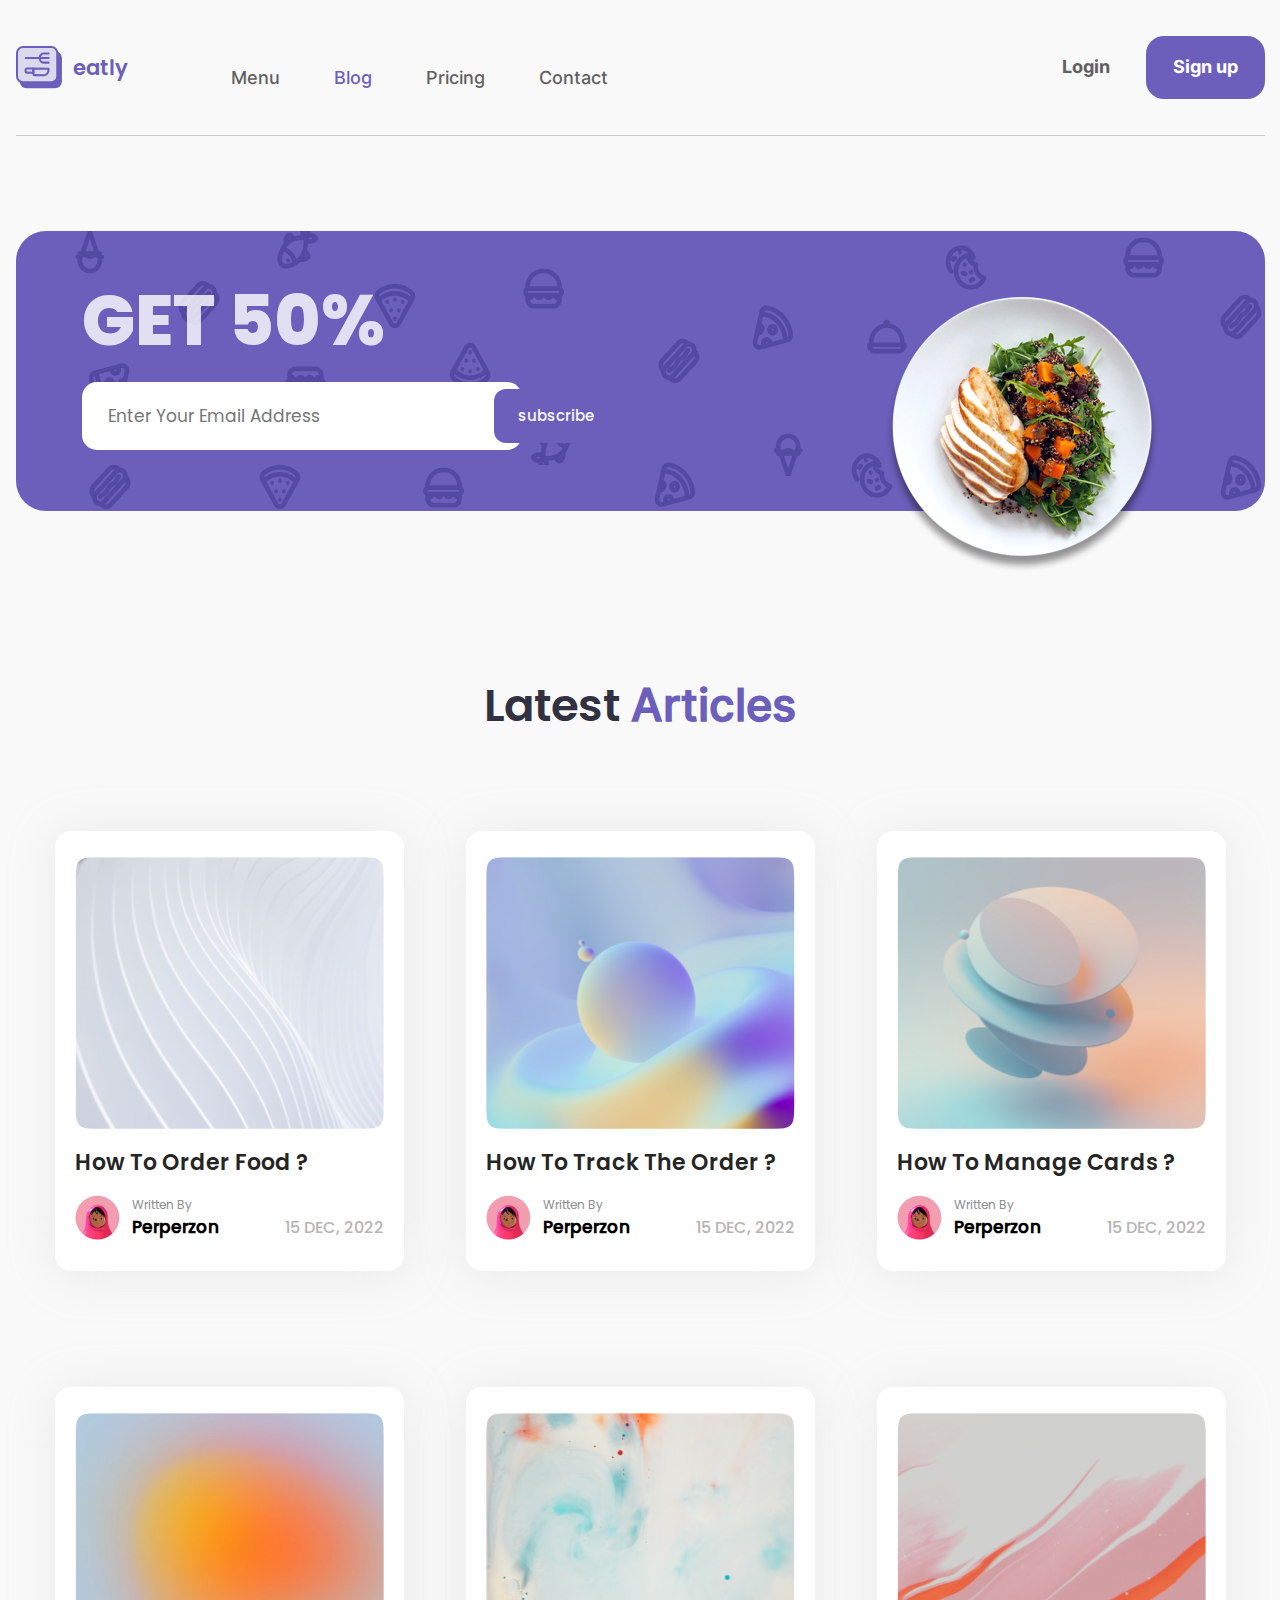
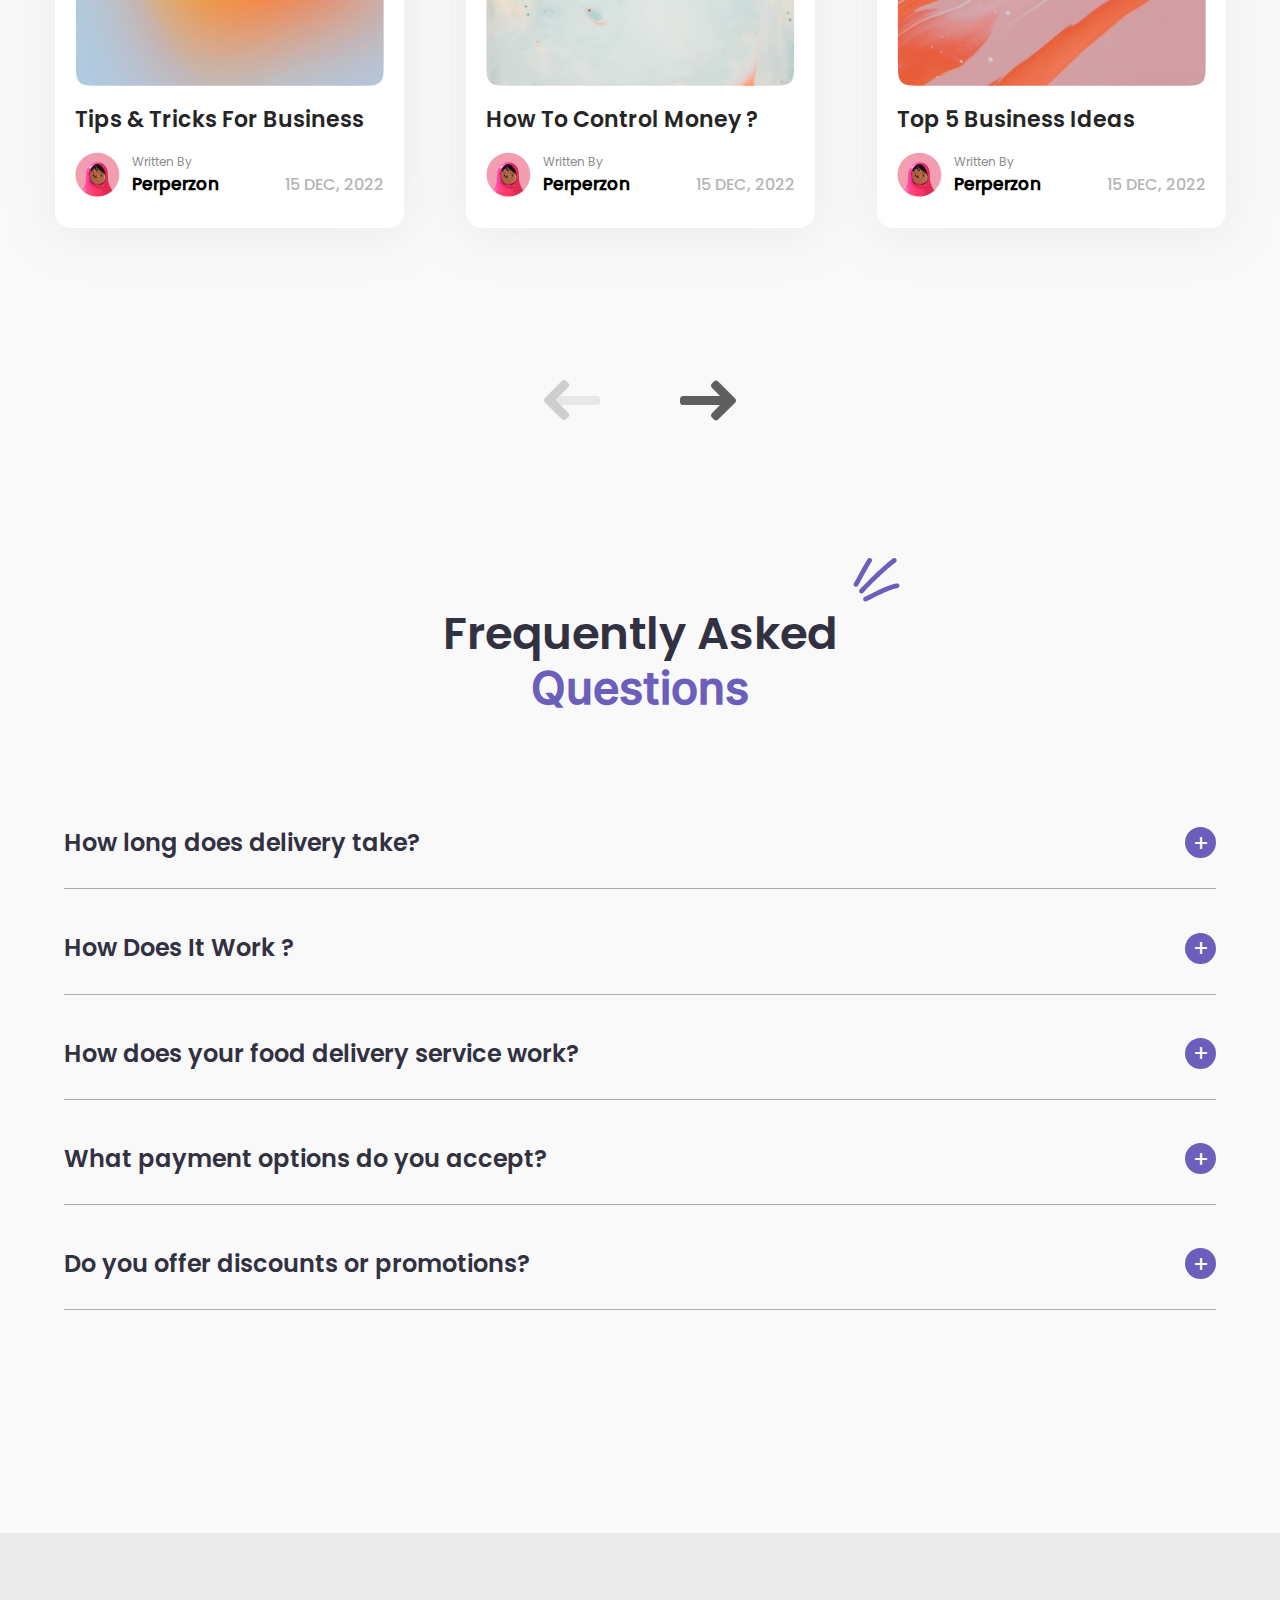
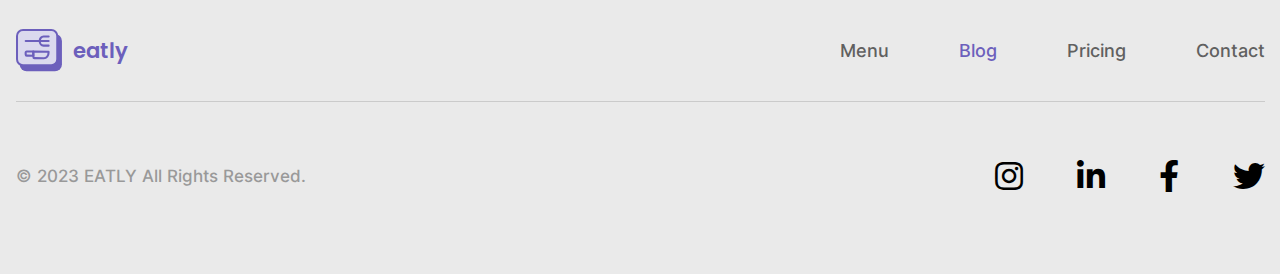
<file: blog.html>
<!DOCTYPE html>
<html lang="en">

    <head>
        <meta charset="UTF-8" />
        <meta http-equiv="X-UA-Compatible" content="IE=edge" />
        <meta name="viewport" content="width=device-width, initial-scale=1.0" />
        <title>Blog</title>
        <link rel="stylesheet" href="css/all.min.css" />
        <link rel="stylesheet" href="css/style.css" />
        <link rel="stylesheet" href="css/media.css">
    </head>

    <body>

        <nav class="nav">
            <div class="container">

                <div class="nav__content">

                    <div class="nav__content-left">
                        <div class="nav__content-logo">
                            <img src="./img/nav__logo.svg" alt="" />
                            <a href="index.html" class="nav__logo-title">eatly</a>
                        </div>

                        <ul class="nav__content-list">
                            <li><a href="menu.html" class="nav__list-items">Menu</a></li>
                            <li><a href="" class="nav__list-items menu">Blog</a></li>
                            <li><a href="pricing.html" class="nav__list-items">Pricing</a></li>
                            <li><a href="contact.html" class="nav__list-items">Contact</a></li>
                        </ul>
                    </div>

                    <div class="nav__content-links">
                        <a href="signin.html" class="nav__links-link">Login</a>
                        <a href="sign.html" class="nav__links-link2">Sign up</a>
                    </div>

                </div>
            </div>
        </nav>

        <header class="blog__header">
            <div class="container">

                <div class="sale__blog">

                        <div class="sale__content">

                            <h3 class="sale__left-title">GET 50%</h3>

                            <form action="" class="frm">
                                <input type="text" class="frm__inp" placeholder=" Enter Your Email Address" />
                                <a href="" class="frm__link">subscribe</a>
                            </form>

                            <img src="./img/sale_meal.png" alt="" class="sale__img" />
                        </div>

                        <img src="./img/bg-ice.png" alt="" class="sale__bg media" />
                        <img src="./img/Fish.png" alt="" class="sale__bg-fish media" />
                        <img src="./img/Burger.png" alt="" class="sale__bg-burger media" />
                        <img src="./img/Watermelon Slice.png" alt="" class="sale__bg-wm media" />
                        <img src="./img/Hot Dog.png" alt="" class="sale__bg-hd media" />
                        <img src="./img/Pizza Slice.png" alt="" class="sale__bg-ps media" />
                        <img src="./img/Burger.png" alt="" class="sale__bg-inp media" />
                        <img src="./img/Hot Dog.png" alt="" class="sale__bg-hotdog media" />
                        <img src="./img/Watermelon Slice.png" alt="" class="sale__bg-waterm media" />
                        <img src="./img/Burger.png" alt="" class="sale__bg-burger2 media" />
                        <img src="./img/Fish.png" alt="" class="sale__bg-fish2 media" />
                        <img src="./img/Watermelon Slice.png" alt="" class="sale__bg-wm2 media" />
                        <img src="./img/Pizza Slice.png" alt="" class="sale__bg-ps2 media" />
                        <img src="./img/Hot Dog.png" alt="" class="sale__bg-hg2 media" />
                        <img src="./img/Burger.png" alt="" class="sale__bg-burger3 media" />
                        <img src="./img/Cookie.png" alt="" class="sale__bg-cookie media" />
                        <img src="./img/Serving Plate.png" alt="" class="sale__bg-sp media" />
                        <img src="./img/Cookie.png" alt="" class="sale__bg-ce media" />
                        <img src="./img/bg-ice.png" alt="" class="sale__bg-ice2 media" />
                        <img src="./img/Pizza Slice.png" alt="" class="sale__bg-ps3 media" />
                        <img src="./img/Pizza Slice.png" alt="" class="sale__bg-ps4 media" />
                        <img src="./img/Hot Dog.png" alt="" class="sale__bg-hd2 media" />
           
                </div>
                
            </div>
        </header>

        <main class="main__latest">
            <div class="container">

                <h2 class="main__latest-title">Latest <span>Articles</span> </h2>

                <div class="main__latest-cards">

                    <div class="latest__cards-card">
                        <img src="./img/latest-1.png" alt="" class="img">

                        <a href="food.html" class="latest__card-title">How To Order Food ?</a>

                        <div class="latest__card-block">
                            <img src="./img/perperzon.png" alt="">

                            <div class="latest__block-infoss">
                                <p class="latest__infoss-txt">Written By</p>
                                <h5 class="latest__infoss-subtitle">Perperzon</h5>
                            </div>

                        </div>

                        <a href="" class="latest__card-link">15 DEC, 2022</a>
                    </div>

                    <div class="latest__cards-card">
                        <img src="./img/latest-2.png" alt="" class="img">

                        <a href="food.html" class="latest__card-title">How To Track The Order ?</a>

                        <div class="latest__card-block">
                            <img src="./img/perperzon.png" alt="">

                            <div class="latest__block-infoss">
                                <p class="latest__infoss-txt">Written By</p>
                                <h5 class="latest__infoss-subtitle">Perperzon</h5>
                            </div>

                        </div>

                        <a href="" class="latest__card-link">15 DEC, 2022</a>
                    </div>

                    <div class="latest__cards-card">
                        <img src="./img/latest-3.png" alt="" class="img">

                        <a href="food.html" class="latest__card-title">How To Manage Cards ?</a>

                        <div class="latest__card-block">
                            <img src="./img/perperzon.png" alt="">

                            <div class="latest__block-infoss">
                                <p class="latest__infoss-txt">Written By</p>
                                <h5 class="latest__infoss-subtitle">Perperzon</h5>
                            </div>

                        </div>

                        <a href="" class="latest__card-link">15 DEC, 2022</a>
                    </div>

                </div>

                <div class="main__latest-cards2">

                    <div class="latest__cards-card">
                        <img src="./img/latest-4.png" alt="" class="img">

                        <a href="food.html" class="latest__card-title">Tips & Tricks For Business</a>

                        <div class="latest__card-block">
                            <img src="./img/perperzon.png" alt="">

                            <div class="latest__block-infoss">
                                <p class="latest__infoss-txt">Written By</p>
                                <h5 class="latest__infoss-subtitle">Perperzon</h5>
                            </div>

                        </div>

                        <a href="" class="latest__card-link">15 DEC, 2022</a>
                    </div>

                    <div class="latest__cards-card">
                        <img src="./img/latest-5.png" alt="" class="img">

                        <a href="food.html" class="latest__card-title">How To Control Money ?</a>

                        <div class="latest__card-block">
                            <img src="./img/perperzon.png" alt="">

                            <div class="latest__block-infoss">
                                <p class="latest__infoss-txt">Written By</p>
                                <h5 class="latest__infoss-subtitle">Perperzon</h5>
                            </div>

                        </div>

                        <a href="" class="latest__card-link">15 DEC, 2022</a>
                    </div>

                    <div class="latest__cards-card">
                        <img src="./img/latest-6.png" alt="" class="img">

                        <a href="food.html" class="latest__card-title">Top 5 Business Ideas</a>

                        <div class="latest__card-block">
                            <img src="./img/perperzon.png" alt="">

                            <div class="latest__block-infoss">
                                <p class="latest__infoss-txt">Written By</p>
                                <h5 class="latest__infoss-subtitle">Perperzon</h5>
                            </div>

                        </div>

                        <a href="" class="latest__card-link">15 DEC, 2022</a>
                    </div>

                </div>

                <div class="arrows">
                    <i class="fad fa-long-arrow-left fa-4x"></i>
                    <i class="fas fa-long-arrow-right fa-4x"></i>
                </div>

                <div class="asked__blog">

                    <h3 class="asked__title">
                        Frequently Asked
                        <span>Questions</span>
                    </h3>

                    <img src="./img/Illustration 01.png" alt="" class="asked__image2" />

                    <div class="asked__block">

                        <div class="asked__block-info">

                            <h5 class="asked__info-title">How long does delivery take?</h5>

                            <a href="map.html">
                                <i class="far fa-plus"></i>
                            </a>

                        </div>

                         <div class="asked__block-info">
                            <h5 class="asked__info-title">How Does It Work ?</h5>
                            <i class="far fa-plus"></i>
                        </div>

                        <div class="asked__block-info">

                            <h5 class="asked__info-title">
                                How does your food delivery service work?
                            </h5>

                            <i class="far fa-plus"></i>

                        </div>

                        <div class="asked__block-info">
                            <h5 class="asked__info-title">
                                What payment options do you accept?
                            </h5>
                            <i class="far fa-plus"></i>
                        </div>

                        <div class="asked__block-info">
                            <h5 class="asked__info-title">
                                Do you offer discounts or promotions?
                            </h5>
                            <i class="far fa-plus"></i>
                        </div> 

                    </div>

                </div>

            </div>
        </main>


        <footer class="footer">
            <div class="container">
                <div class="footer__content">
                    <div class="nav__content-logo">
                        <img src="./img/nav__logo.svg" alt="" />
                        <h1 class="nav__logo-title">eatly</h1>
                    </div>

                    <ul class="footer__content-list">
                        <li><a href="menu.html" class="footer__list-items">Menu</a></li>
                        <li><a href="" class="footer__list-items menu">Blog</a></li>
                        <li><a href="pricing.html" class="footer__list-items ">Pricing</a></li>
                        <li><a href="contact.html" class="footer__list-items">Contact</a></li>
                    </ul>
                </div>

                <div class="footer__content-btm">
                    <a href="" class="footer__btm-link">© 2023 EATLY All Rights Reserved.</a>

                    <div class="footer__btm-icons">
                        <i class="fab fa-instagram fa-2x"></i>
                        <i class="fab fa-linkedin-in fa-2x"></i>
                        <i class="fab fa-facebook-f fa-2x"></i>
                        <i class="fab fa-twitter fa-2x"></i>
                    </div>
                </div>
            </div>
        </footer>

    </body>

</html>
</file>
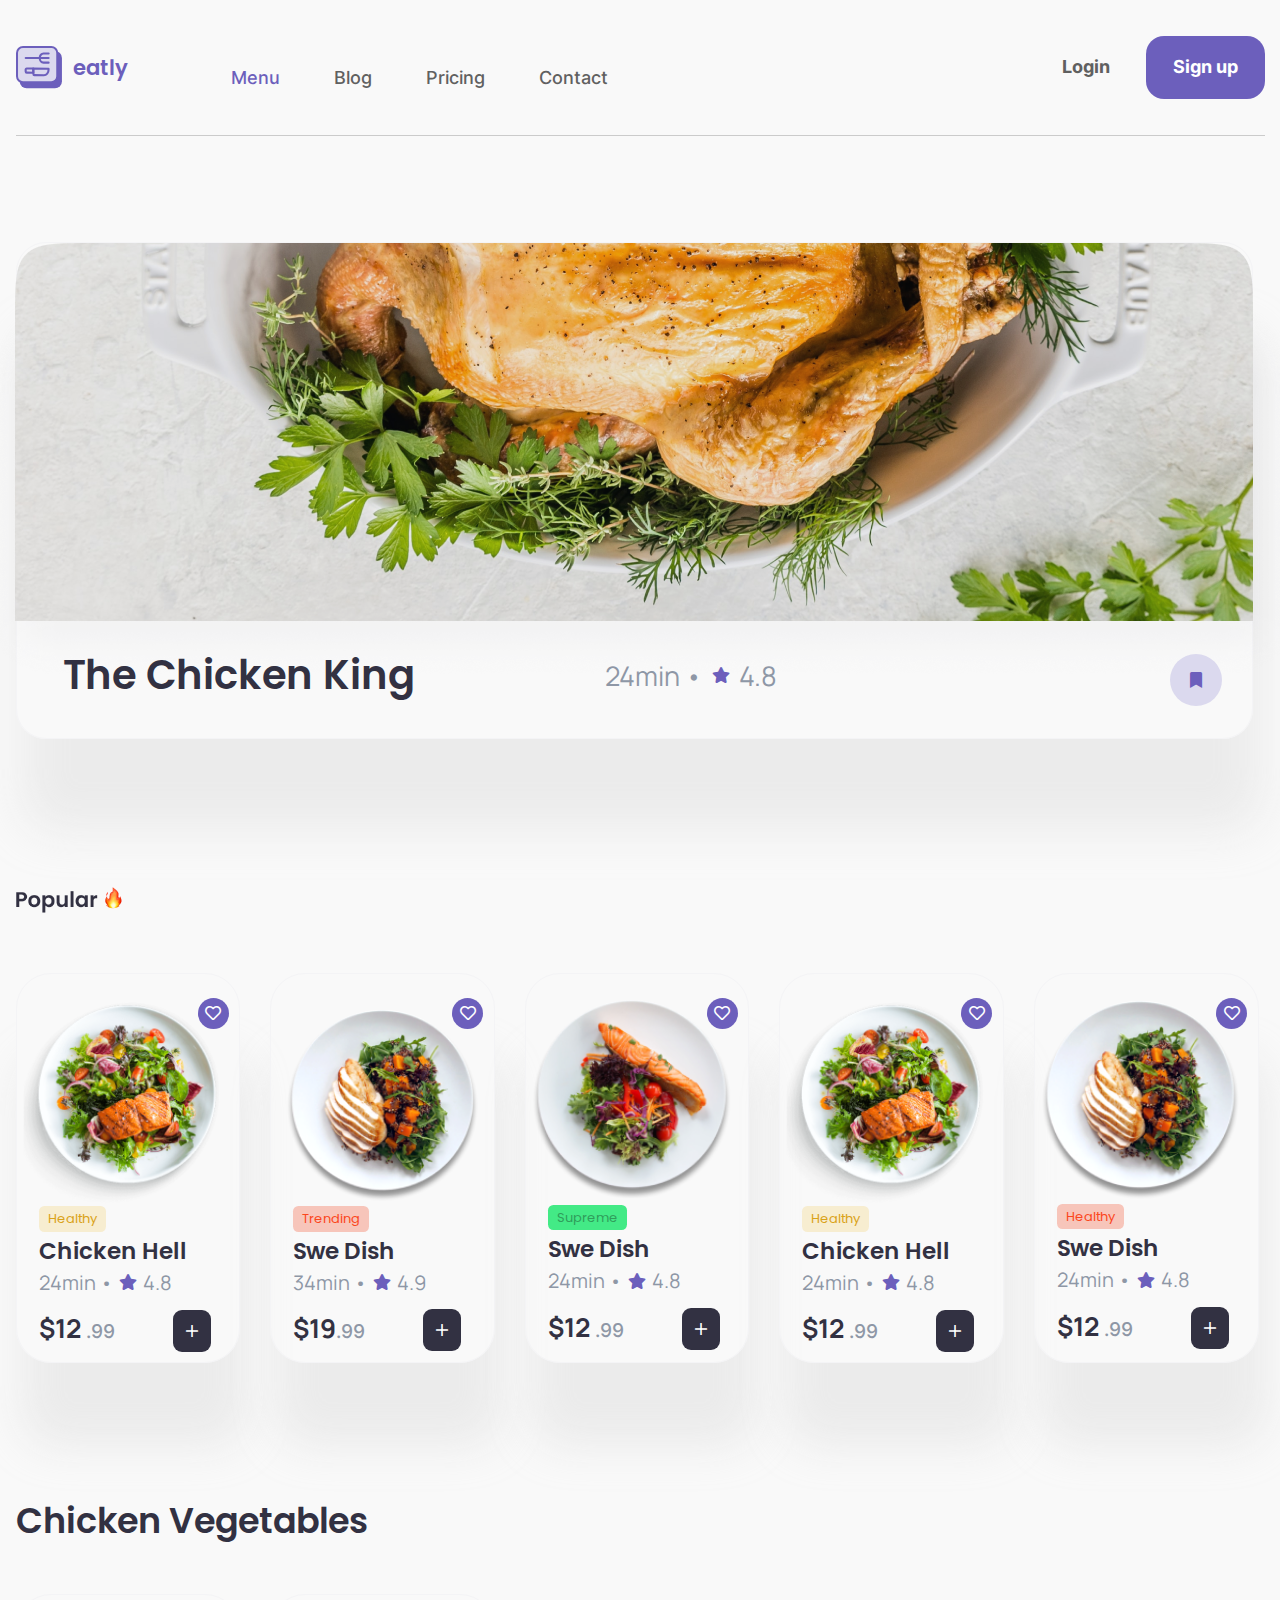
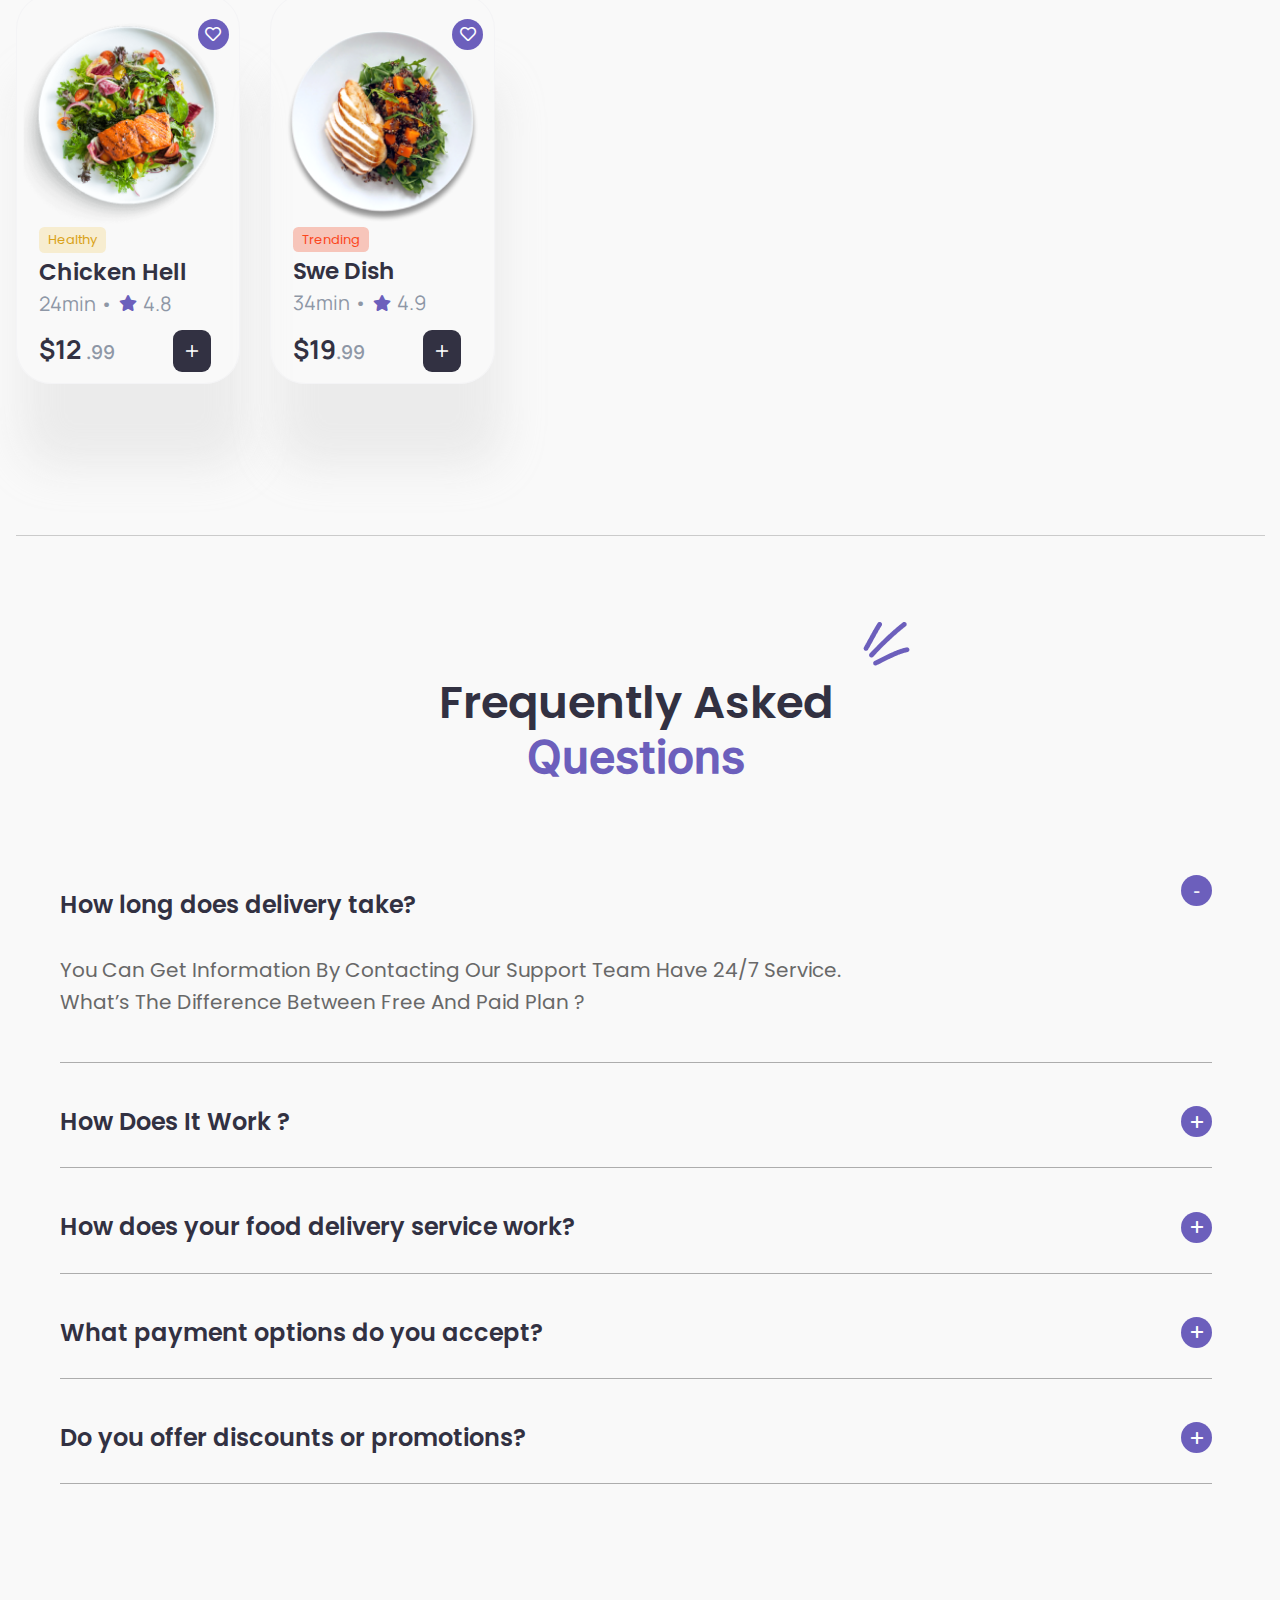
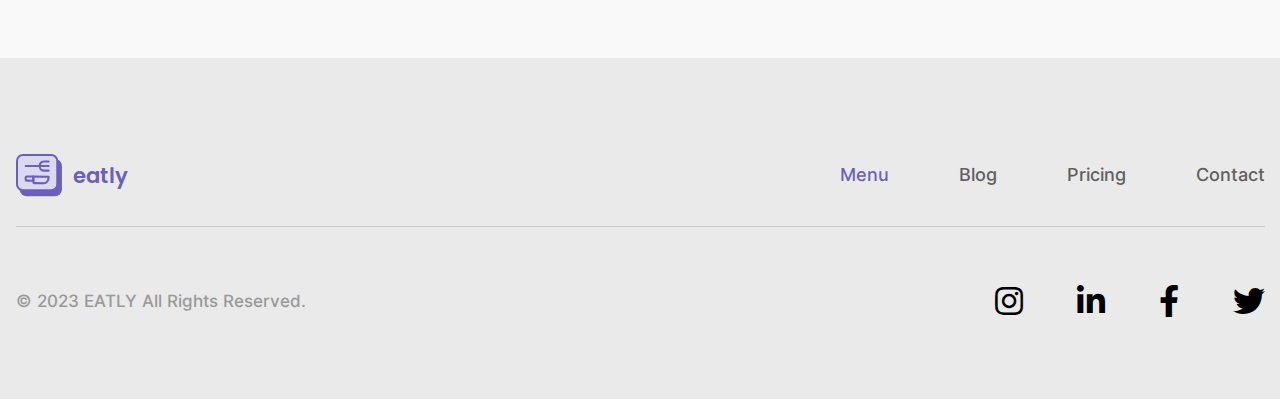
<file: chicken.html>
<!DOCTYPE html>
<html lang="en">
  <head>
    <meta charset="UTF-8" />
    <meta http-equiv="X-UA-Compatible" content="IE=edge" />
    <meta name="viewport" content="width=device-width, initial-scale=1.0" />
    <title>The Chicken King</title>
    <link rel="stylesheet" href="css/all.min.css" />
    <link rel="stylesheet" href="css/style.css" />
    <link rel="stylesheet" href="css/media.css">
  </head>
  <body>
    
    <nav class="nav">
      <div class="container">
        <div class="nav__content">
          <div class="nav__content-left">
            <div class="nav__content-logo">
              <img src="./img/nav__logo.svg" alt="" />
              <a href="index.html" class="nav__logo-title">eatly</a>
            </div>

            <ul class="nav__content-list">
              <li><a href="menu.html" class="nav__list-items menu">Menu</a></li>
              <li><a href="blog.html" class="nav__list-items">Blog</a></li>
              <li><a href="pricing.html" class="nav__list-items">Pricing</a></li>
              <li><a href="contact.html" class="nav__list-items">Contact</a></li>
            </ul>
          </div>

          <div class="nav__content-links">
            <a href="signin.html" class="nav__links-link">Login</a>
            <a href="sign.html" class="nav__links-link2">Sign up</a>
          </div>
        </div>
      </div>
    </nav>

    <header class="header__chicken-king">
      <div class="container">

        <div class="header__king-content">

          <img src="./img/chicken__res.png" alt="" class="king__img" />

          <div class="header__king-block">

            <h1 class="header__block-title">The Chicken King</h1>

            <div class="header__block-info">

              <p class="header__info-txt">24min •</p>

              <i class="fas fa-star"></i>

              <p class="header__info-txt">4.8</p>

            </div>

            <a href="" class="header__block-bookmark">
              <i class="fas fa-bookmark"></i>
            </a>

          </div>

        </div>

      </div>
    </header>

    <main class="main">
      <div class="container">
        
        <div class="main__king-dishes">

          <img src="./img/chicken__fire.png" alt="" class="fire" />

          <div class="main__king-cards2">
            <div class="dishes__cards-card">
              <i class="far fa-heart"></i>

              <img src="./img/dishes_1.png" alt="" class="dishes__card-img" />

              <p href="" class="dishes__card-link">Healthy</p>

              <h4 class="dishes__card-title">Chicken Hell</h4>

              <div class="dishes__card-block">
                <p class="restaurant__info-min">24min •</p>

                <i class="fas fa-star"></i>

                <p class="restaurant__info-min">4.8</p>
              </div>

              <div class="dishes__card-cost">
                <p class="dishes__cost-price">$12 <span>.99</span></p>
                <i class="fal fa-plus"></i>
              </div>
            </div>

            <div class="dishes__cards-card">
              <i class="far fa-heart"></i>

              <img src="./img/dishes_2.png" alt="" class="dishes__card-img2" />

              <p href="" class="dishes__card-link2">Trending</p>

              <h4 class="dishes__card-title">Swe Dish</h4>

              <div class="dishes__card-block">
                <p class="restaurant__info-min">34min •</p>

                <i class="fas fa-star"></i>

                <p class="restaurant__info-min">4.9</p>
              </div>

              <div class="dishes__card-cost">
                <p class="dishes__cost-price">$19<span>.99</span></p>
                <i class="fal fa-plus"></i>
              </div>
            </div>

            <div class="dishes__cards-card">
              <i class="far fa-heart"></i>

              <img src="./img/dishes_3.png" alt="" class="dishes__card-img" />

              <p href="" class="dishes__card-link3">Supreme</p>

              <h4 class="dishes__card-title">Swe Dish</h4>

              <div class="dishes__card-block">
                <p class="restaurant__info-min">24min •</p>

                <i class="fas fa-star"></i>

                <p class="restaurant__info-min">4.8</p>
              </div>

              <div class="dishes__card-cost">
                <p class="dishes__cost-price">$12 <span>.99</span></p>
                <i class="fal fa-plus"></i>
              </div>
            </div>

            <div class="dishes__cards-card">
              <i class="far fa-heart"></i>

              <img src="./img/dishes_1.png" alt="" class="dishes__card-img" />

              <p href="" class="dishes__card-link">Healthy</p>

              <h4 class="dishes__card-title">Chicken Hell</h4>

              <div class="dishes__card-block">
                <p class="restaurant__info-min">24min •</p>

                <i class="fas fa-star"></i>

                <p class="restaurant__info-min">4.8</p>
              </div>

              <div class="dishes__card-cost">
                <p class="dishes__cost-price">$12 <span>.99</span></p>
                <i class="fal fa-plus"></i>
              </div>
            </div>

            <div class="dishes__cards-card">
              <i class="far fa-heart"></i>

              <img src="./img/dishes_2.png" alt="" class="dishes__card-img" />

              <p href="" class="dishes__card-link2">Healthy</p>

              <h4 class="dishes__card-title">Swe Dish</h4>

              <div class="dishes__card-block">
                <p class="restaurant__info-min">24min •</p>

                <i class="fas fa-star"></i>

                <p class="restaurant__info-min">4.8</p>
              </div>

              <div class="dishes__card-cost">
                <p class="dishes__cost-price">$12 <span>.99</span></p>
                <i class="fal fa-plus"></i>
              </div>
            </div>
          </div>

        </div>

        <div class="veg">

          <h3 class="main__menu-title media__veg-title">Chicken Vegetables</h3>

          <div class="main__king-cards2">
            
            <div class="dishes__cards-card">
              <i class="far fa-heart"></i>

              <img src="./img/dishes_1.png" alt="" class="dishes__card-img" />

              <p href="" class="dishes__card-link">Healthy</p>

              <h4 class="dishes__card-title">Chicken Hell</h4>

              <div class="dishes__card-block">
                <p class="restaurant__info-min">24min •</p>

                <i class="fas fa-star"></i>

                <p class="restaurant__info-min">4.8</p>
              </div>

              <div class="dishes__card-cost">
                <p class="dishes__cost-price">$12 <span>.99</span></p>
                <i class="fal fa-plus"></i>
              </div>
            </div>

            <div class="dishes__cards-card">
              <i class="far fa-heart"></i>

              <img src="./img/dishes_2.png" alt="" class="dishes__card-img2" />

              <p href="" class="dishes__card-link2">Trending</p>

              <h4 class="dishes__card-title">Swe Dish</h4>

              <div class="dishes__card-block">
                <p class="restaurant__info-min">34min •</p>

                <i class="fas fa-star"></i>

                <p class="restaurant__info-min">4.9</p>
              </div>

              <div class="dishes__card-cost">
                <p class="dishes__cost-price">$19<span>.99</span></p>
                <i class="fal fa-plus"></i>
              </div>
            </div>
            
          </div>
          
        </div>

        <div class="asked">

          <h3 class="asked__title">
            Frequently Asked
            <span>Questions</span>
          </h3>

          <img src="./img/Illustration 01.png" alt="" class="asked__image" />

          <div class="asked__block">

            <div class="asked__block-king">

              <div class="asked__info-king">
                <h5 class="asked__info-title">How long does delivery take?</h5>

                <p class="asked__king-txt">
                  You Can Get Information By Contacting Our Support Team Have
                  24/7 Service. <br />
                  What’s The Difference Between Free And Paid Plan ?
                </p>
              </div>

              <a href="map.html" class="asked__info-minus">
                <p class="asked__minus">-</p>
              </a>

            </div>

            <div class="asked__block-info">
              <h5 class="asked__info-title">How Does It Work ?</h5>
              <i class="far fa-plus"></i>
            </div>

            <div class="asked__block-info">
              <h5 class="asked__info-title media__chick">
                How does your food delivery service work?
              </h5>
              <i class="far fa-plus"></i>
            </div>

            <div class="asked__block-info">
              <h5 class="asked__info-title media__chick">
                What payment options do you accept?
              </h5>
              <i class="far fa-plus"></i>
            </div>

            <div class="asked__block-info">
              <h5 class="asked__info-title ">
                Do you offer discounts or promotions?
              </h5>
              <i class="far fa-plus"></i>
            </div>
          </div>
        </div>
        
      </div>
    </main>

    <footer class="footer">
      <div class="container">
        <div class="footer__content">
          <div class="nav__content-logo">
            <img src="./img/nav__logo.svg" alt="" />
            <h1 class="nav__logo-title">eatly</h1>
          </div>

          <ul class="footer__content-list">
            <li><a href="menu.html" class="footer__list-items menu">Menu</a></li>
            <li><a href="blog.html" class="footer__list-items">Blog</a></li>
            <li><a href="pricing.html" class="footer__list-items">Pricing</a></li>
            <li><a href="contact.html" class="footer__list-items">Contact</a></li>
          </ul>
        </div>

        <div class="footer__content-btm">
          <a href="" class="footer__btm-link"
            >© 2023 EATLY All Rights Reserved.</a
          >

          <div class="footer__btm-icons">
            <i class="fab fa-instagram fa-2x"></i>
            <i class="fab fa-linkedin-in fa-2x"></i>
            <i class="fab fa-facebook-f fa-2x"></i>
            <i class="fab fa-twitter fa-2x"></i>
          </div>
        </div>
      </div>
    </footer>
    
  </body>
</html>
</file>
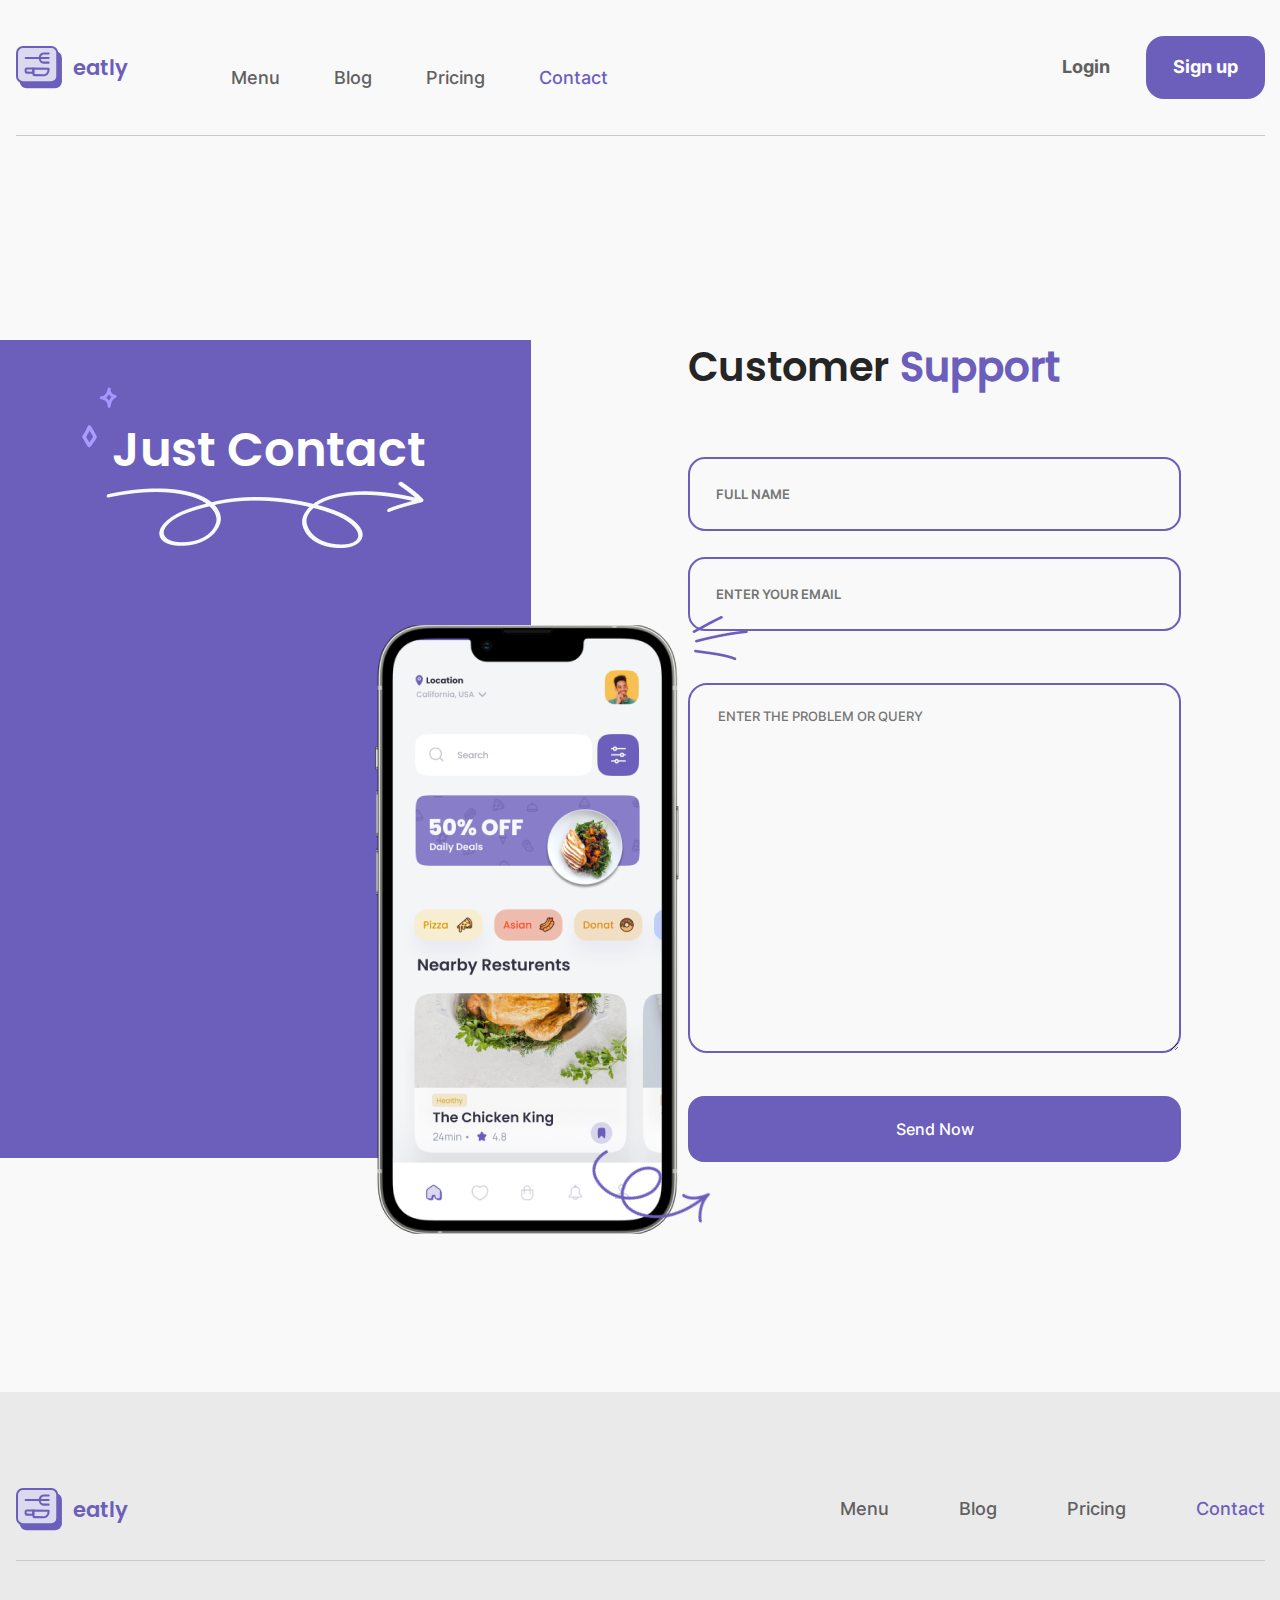
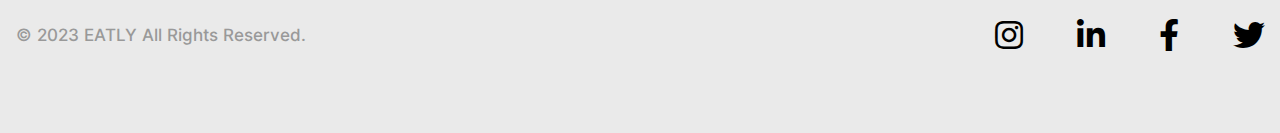
<file: contact.html>
<!DOCTYPE html>
<html lang="en">

    <head>
        <meta charset="UTF-8" />
        <meta http-equiv="X-UA-Compatible" content="IE=edge" />
        <meta name="viewport" content="width=device-width, initial-scale=1.0" />
        <title>Contact</title>
        <link rel="stylesheet" href="css/all.min.css" />
        <link rel="stylesheet" href="css/style.css" />
        <link rel="stylesheet" href="css/media.css">
    </head>

    <body >
        <nav class="nav">
            <div class="container">
                <div class="nav__content">
                    <div class="nav__content-left">
                        <div class="nav__content-logo">
                            <img src="./img/nav__logo.svg" alt="" />
                            <a href="index.html" class="nav__logo-title">eatly</a>
                        </div>

                        <ul class="nav__content-list">
                            <li><a href="menu.html" class="nav__list-items">Menu</a></li>
                            <li><a href="blog.html" class="nav__list-items">Blog</a></li>
                            <li><a href="pricing.html" class="nav__list-items">Pricing</a></li>
                            <li><a href="" class="nav__list-items menu">Contact</a></li>
                        </ul>
                    </div>

                    <div class="nav__content-links">
                        <a href="signin.html" class="nav__links-link">Login</a>
                        <a href="sign.html" class="nav__links-link2">Sign up</a>
                    </div>
                </div>
            </div>
        </nav>

        <header class="contact__header">

            <div class="contact__header-content">

                 <div class="contact__header-left">
                    <h3 class="contact__left-title">Just Contact</h3>
                     <img src="./img/contact__arrow.png" alt="" class="contact__arrow">
                    <img src="./img/contact_Vector.png" alt="" class="vector__first">
                    <img src="./img/contact_Vector2.png" alt="" class="vector__second"> 
                    <img src="./img/iphone.png" alt="" class="contact__iphone">
                </div> 

                 <div class="contact__header-right">

                    <h3 class="contact__right-title">Customer <span>Support</span></h3>

                    <input type="name" class="contact__inp inpt" placeholder="full name">

                    <input type="email" class="contact__inp" placeholder="enter your email ">

                    <textarea name="" id="" cols="30" rows="20" placeholder="Enter The Problem Or Query "></textarea>

                    <a href="" class="contact__right-link">Send Now</a>

                    <img src="./img/map__arrow.png" alt="" class="contact__arrow2">
                </div> 

            </div>

        </header>


          <footer class="footer contact_footer">
            <div class="container">
                <div class="footer__content">
                    <div class="nav__content-logo">
                        <img src="./img/nav__logo.svg" alt="" />
                        <h1 class="nav__logo-title">eatly</h1>
                    </div>

                    <ul class="footer__content-list">
                        <li><a href="menu.html" class="footer__list-items">Menu</a></li>
                        <li><a href="blog.html" class="footer__list-items ">Blog</a></li>
                        <li><a href="pricing.html" class="footer__list-items ">Pricing</a></li>
                        <li><a href="" class="footer__list-items menu">Contact</a></li>
                    </ul>
                </div>

                <div class="footer__content-btm">
                    <a href="" class="footer__btm-link">© 2023 EATLY All Rights Reserved.</a>

                    <div class="footer__btm-icons">
                        <i class="fab fa-instagram fa-2x"></i>
                        <i class="fab fa-linkedin-in fa-2x"></i>
                        <i class="fab fa-facebook-f fa-2x"></i>
                        <i class="fab fa-twitter fa-2x"></i>
                    </div>
                </div>
            </div>
        </footer>  

    </body>

</html>
</file>
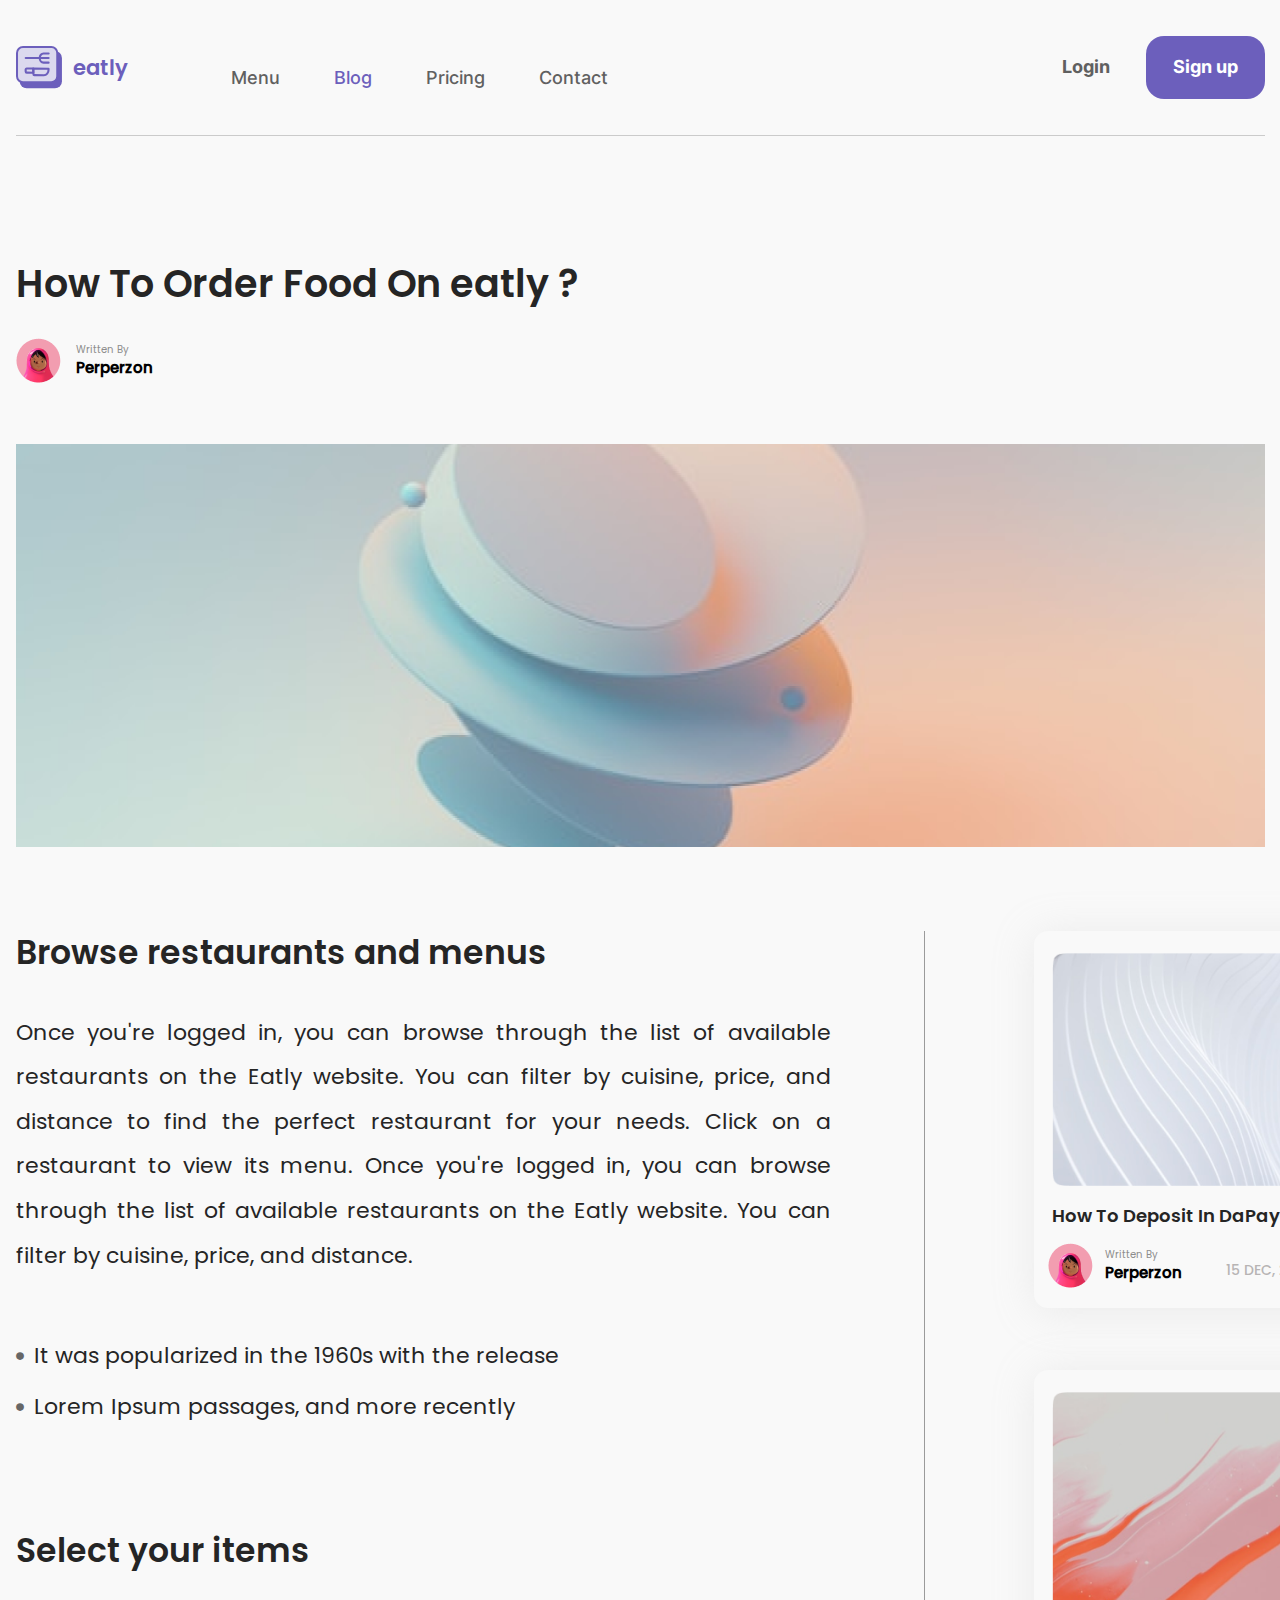
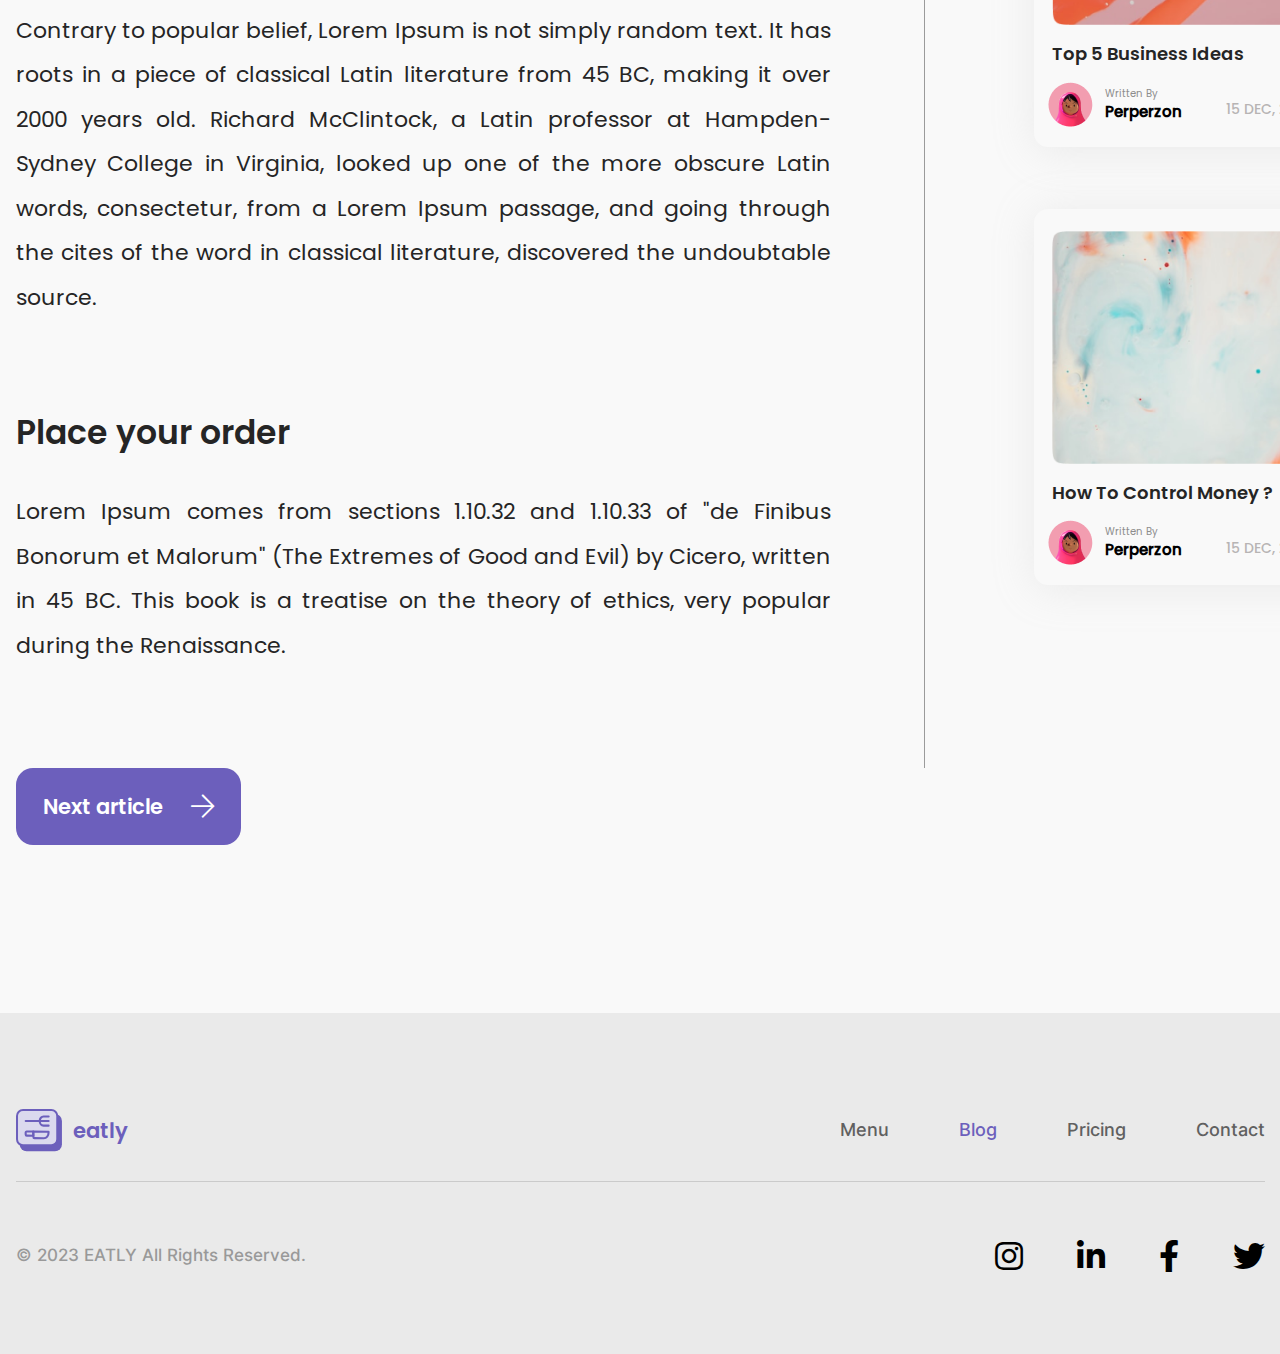
<file: food.html>
<!DOCTYPE html>
<html lang="en">

    <head>
        <meta charset="UTF-8" />
        <meta http-equiv="X-UA-Compatible" content="IE=edge" />
        <meta name="viewport" content="width=device-width, initial-scale=1.0" />
        <title>How To Order Food On eatly ?</title>
        <link rel="stylesheet" href="css/all.min.css" />
        <link rel="stylesheet" href="css/style.css" />
        <link rel="stylesheet" href="css/media.css">
    </head>

    <body>
        <nav class="nav">
            <div class="container">
                <div class="nav__content">
                    <div class="nav__content-left">
                        <div class="nav__content-logo">
                            <img src="./img/nav__logo.svg" alt="" />
                            <a href="index.html" class="nav__logo-title">eatly</a>
                        </div>

                        <ul class="nav__content-list">
                            <li><a href="menu.html" class="nav__list-items">Menu</a></li>
                            <li><a href="blog.html" class="nav__list-items menu">Blog</a></li>
                            <li><a href="pricing.html" class="nav__list-items">Pricing</a></li>
                            <li><a href="contact.html" class="nav__list-items">Contact</a></li>
                        </ul>
                    </div>

                    <div class="nav__content-links">
                        <a href="signin.html" class="nav__links-link">Login</a>
                        <a href="sign.html" class="nav__links-link2">Sign up</a>
                    </div>
                </div>
            </div>
        </nav>

        <header class="food__header">

            <div class="container">

                <h3 class="food__header-title">How To Order Food On eatly ?</h3>


                <div class="fh__card-block media__fh">

                    <img src="./img/perperzon.png" alt="">

                    <div class="fh__block-infoss">
                        <p class="food__infoss-txt media__fh-subtitle">Written By</p>
                        <h5 class="food__infoss-subtitle media__fh-txt">Perperzon</h5>
                    </div>

                </div>

                <img src="./img/food__bg.png" alt="" class="food__bg">
            </div>

        </header>

        <main class="food__main">
            <div class="container">

                <div class="food__browse-center">

                    <div class="food__main-browse">

                        <h3 class="food__browse-title">Browse restaurants and menus</h3>

                        <p class="food__browse-txt">Once you're logged in, you can browse through the list of available
                            restaurants on the Eatly website. You can filter by cuisine, price, and distance to find the
                            perfect restaurant for your needs. Click on a restaurant to view its menu. Once you're
                            logged
                            in, you can browse through the list of available restaurants on the Eatly website. You can
                            filter by cuisine, price, and distance.</p>

                        <div class="first__block">
                            <i class="fas fa-circle"></i>
                            <p class="food__browse-txt first">It was popularized in the 1960s with the release</p>
                        </div>

                        <div class="first__block2">
                            <i class="fas fa-circle"></i>
                            <p class="food__browse-txt second">Lorem Ipsum passages, and more recently </p>
                        </div>

                        <h3 class="food__browse-title">Select your items</h3>

                        <p class="food__browse-txt">Contrary to popular belief, Lorem Ipsum is not simply random text.
                            It
                            has roots in a piece of classical Latin literature from 45 BC, making it over 2000 years
                            old.
                            Richard McClintock, a Latin professor at Hampden-Sydney College in Virginia, looked up one
                            of
                            the more obscure Latin words, consectetur, from a Lorem Ipsum passage, and going through the
                            cites of the word in classical literature, discovered the undoubtable source. </p>

                        <h3 class="food__browse-title third">Place your order</h3>

                        <p class="food__browse-txt media__food-txt">Lorem Ipsum comes from sections 1.10.32 and 1.10.33 of "de Finibus
                            Bonorum et Malorum" (The Extremes of Good and Evil) by Cicero, written in 45 BC. This book
                            is a
                            treatise on the theory of ethics, very popular during the Renaissance. </p>


                    </div>

                    <div class="main__food-cards3">

                        <div class="food__cards-card">

                            <img src="./img/latest-1.png" alt="" class="food__img">

                            <h3 class="food__card-title">How To Deposit In DaPay ?</h3>

                            <div class="food__card-block">
                                <img src="./img/perperzon.png" alt="">

                                <div class="food__block-infoss">
                                    <p class="food__infoss-txt">Written By</p>
                                    <h5 class="food__infoss-subtitle">Perperzon</h5>
                                </div>

                            </div>

                            <a href="" class="food__card-link">15 DEC, 2022</a>
                        </div>

                        <div class="food__cards-card">
                            <img src="./img/latest-6.png" alt="" class="food__img">

                            <h3 class="food__card-title">Top 5 Business Ideas</h3>

                            <div class="food__card-block">
                                <img src="./img/perperzon.png" alt="">

                                <div class="food__block-infoss">
                                    <p class="food__infoss-txt">Written By</p>
                                    <h5 class="food__infoss-subtitle">Perperzon</h5>
                                </div>

                            </div>

                            <a href="" class="food__card-link">15 DEC, 2022</a>
                        </div>

                        <div class="food__cards-card">
                            <img src="./img/latest-5.png" alt="" class="food__img">

                            <h3 class="food__card-title">How To Control Money ?</h3>

                            <div class="food__card-block">
                                <img src="./img/perperzon.png" alt="">

                                <div class="food__block-infoss">
                                    <p class="food__infoss-txt">Written By</p>
                                    <h5 class="food__infoss-subtitle">Perperzon</h5>
                                </div>

                            </div>

                            <a href="" class="food__card-link">15 DEC, 2022</a>
                        </div>


                    </div>

                </div>

                <button class="browse__btn">
                    <a href="" class="link">Next article</a>
                    <i class="fal fa-arrow-right fa-2x"></i>
                </button>

            </div>
        </main>


        <footer class="footer">
            <div class="container">
                <div class="footer__content">
                    <div class="nav__content-logo">
                        <img src="./img/nav__logo.svg" alt="" />
                        <h1 class="nav__logo-title">eatly</h1>
                    </div>

                    <ul class="footer__content-list">
                        <li><a href="menu.html" class="footer__list-items">Menu</a></li>
                        <li><a href="blog.html" class="footer__list-items menu">Blog</a></li>
                        <li><a href="pricing.html" class="footer__list-items ">Pricing</a></li>
                        <li><a href="contact.html" class="footer__list-items">Contact</a></li>
                    </ul>
                </div>

                <div class="footer__content-btm">
                    <a href="" class="footer__btm-link">© 2023 EATLY All Rights Reserved.</a>

                    <div class="footer__btm-icons">
                        <i class="fab fa-instagram fa-2x"></i>
                        <i class="fab fa-linkedin-in fa-2x"></i>
                        <i class="fab fa-facebook-f fa-2x"></i>
                        <i class="fab fa-twitter fa-2x"></i>
                    </div>
                </div>
            </div>
        </footer>

    </body>

</html>
</file>
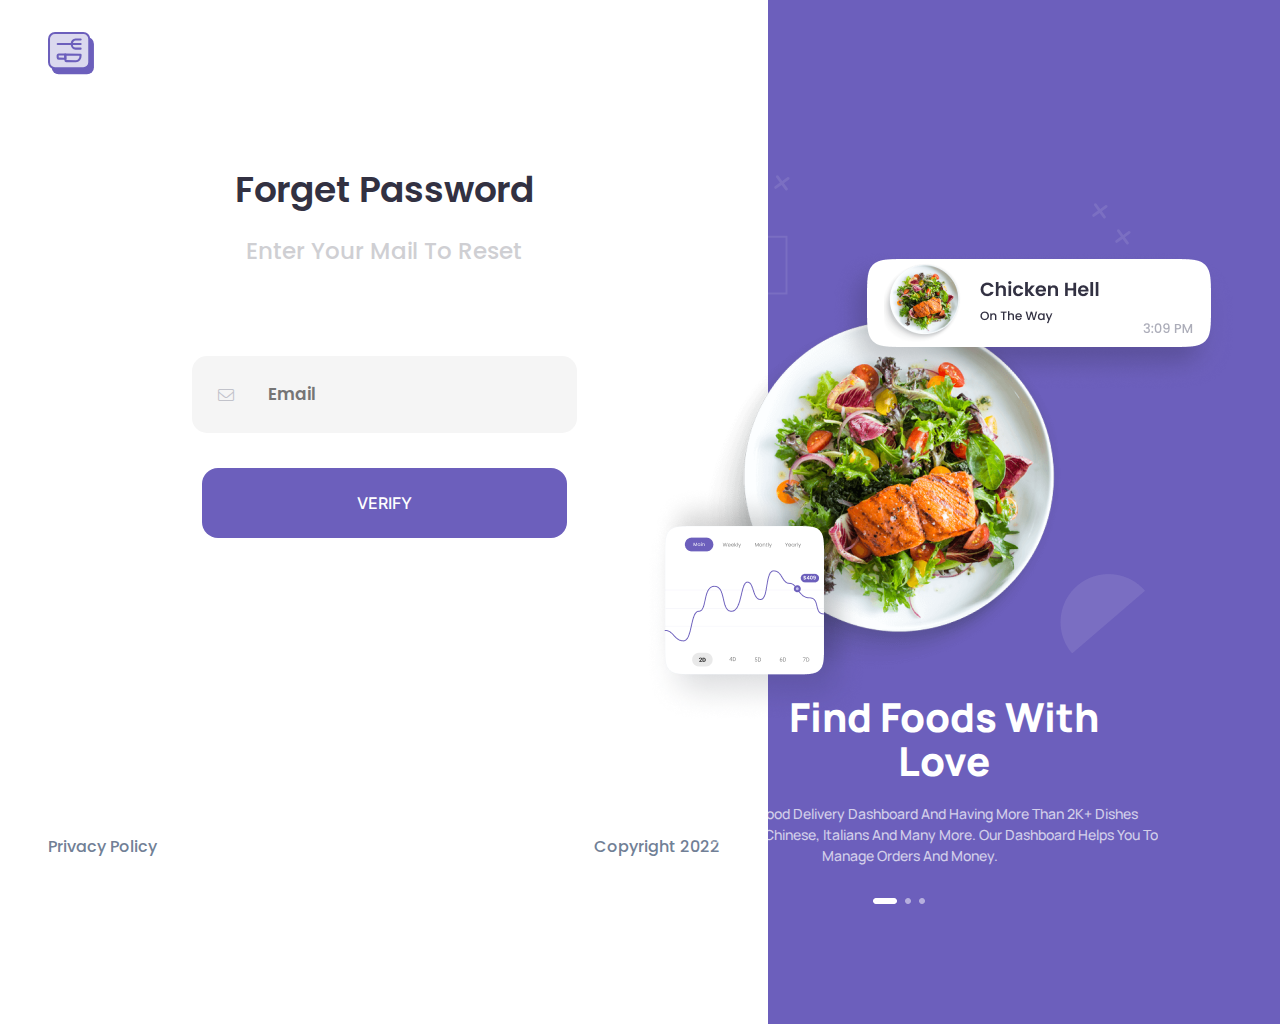
<file: forget.html>
<!DOCTYPE html>
<html lang="en">

<head>
  <meta charset="UTF-8" />
  <meta http-equiv="X-UA-Compatible" content="IE=edge" />
  <meta name="viewport" content="width=device-width, initial-scale=1.0" />
  <title>Forget Password</title>
  <link rel="stylesheet" href="css/all.min.css" />
  <link rel="stylesheet" href="css/style.css" />
  <link rel="stylesheet" href="css/media.css">
</head>

<body>
  <nav class="sign__nav">

    <div class="sign__nav-left">
      <img src="./img/nav__logo.svg" alt="" />

      <div class="sign__keft-block">

        <h3 class="sign__block-title">Forget Password</h3>

        <p class="forget__block-txt">Enter Your Mail To Reset</p>

        <form action="" class="forget__block-frm">
          <i class="fal fa-envelope"></i>
          <input type="email" placeholder="Email" class="sign__inp" />
        </form>
      

        <a href="" class="forget__block-btn">Verify</a>

      </div>

      <div class="forget__left-infoss">
        <p class="sign__infoss-subtitle">Privacy Policy</p>
        <p class="sign__infoss-subtitle">Copyright 2022</p>
      </div>

    </div>

    <div class="sign__nav-right">
      <img src="./img/sign__right-bg.png" alt="" class="sign__right-img" />
      <img src="./img/sign__right.png" alt="" class="sign__right-square" />
      <img src="./img/sign__right2.png" alt="" class="sign__right2" />
      <img src="./img/right.svg" alt="" class="sign__cross" />
      <img src="./img/right.svg" alt="" class="sign__cross2" />
      <img src="./img/right.svg" alt="" class="sign__cross3" />

      <div class="sign__right-block">
        <h2 class="right__block-title">Find Foods With Love</h2>
        <p class="right__block-subtitle">
          Eatly Is The Food Delivery Dashboard And Having More Than 2K+ Dishes
          Including Asian, Chinese, Italians And Many More. Our Dashboard
          Helps You To Manage Orders And Money.
        </p>
        <img src="./img/sign__illus.png" alt="" class="sign__illus" />
      </div>
    </div>

  </nav>
</body>

</html>
</file>
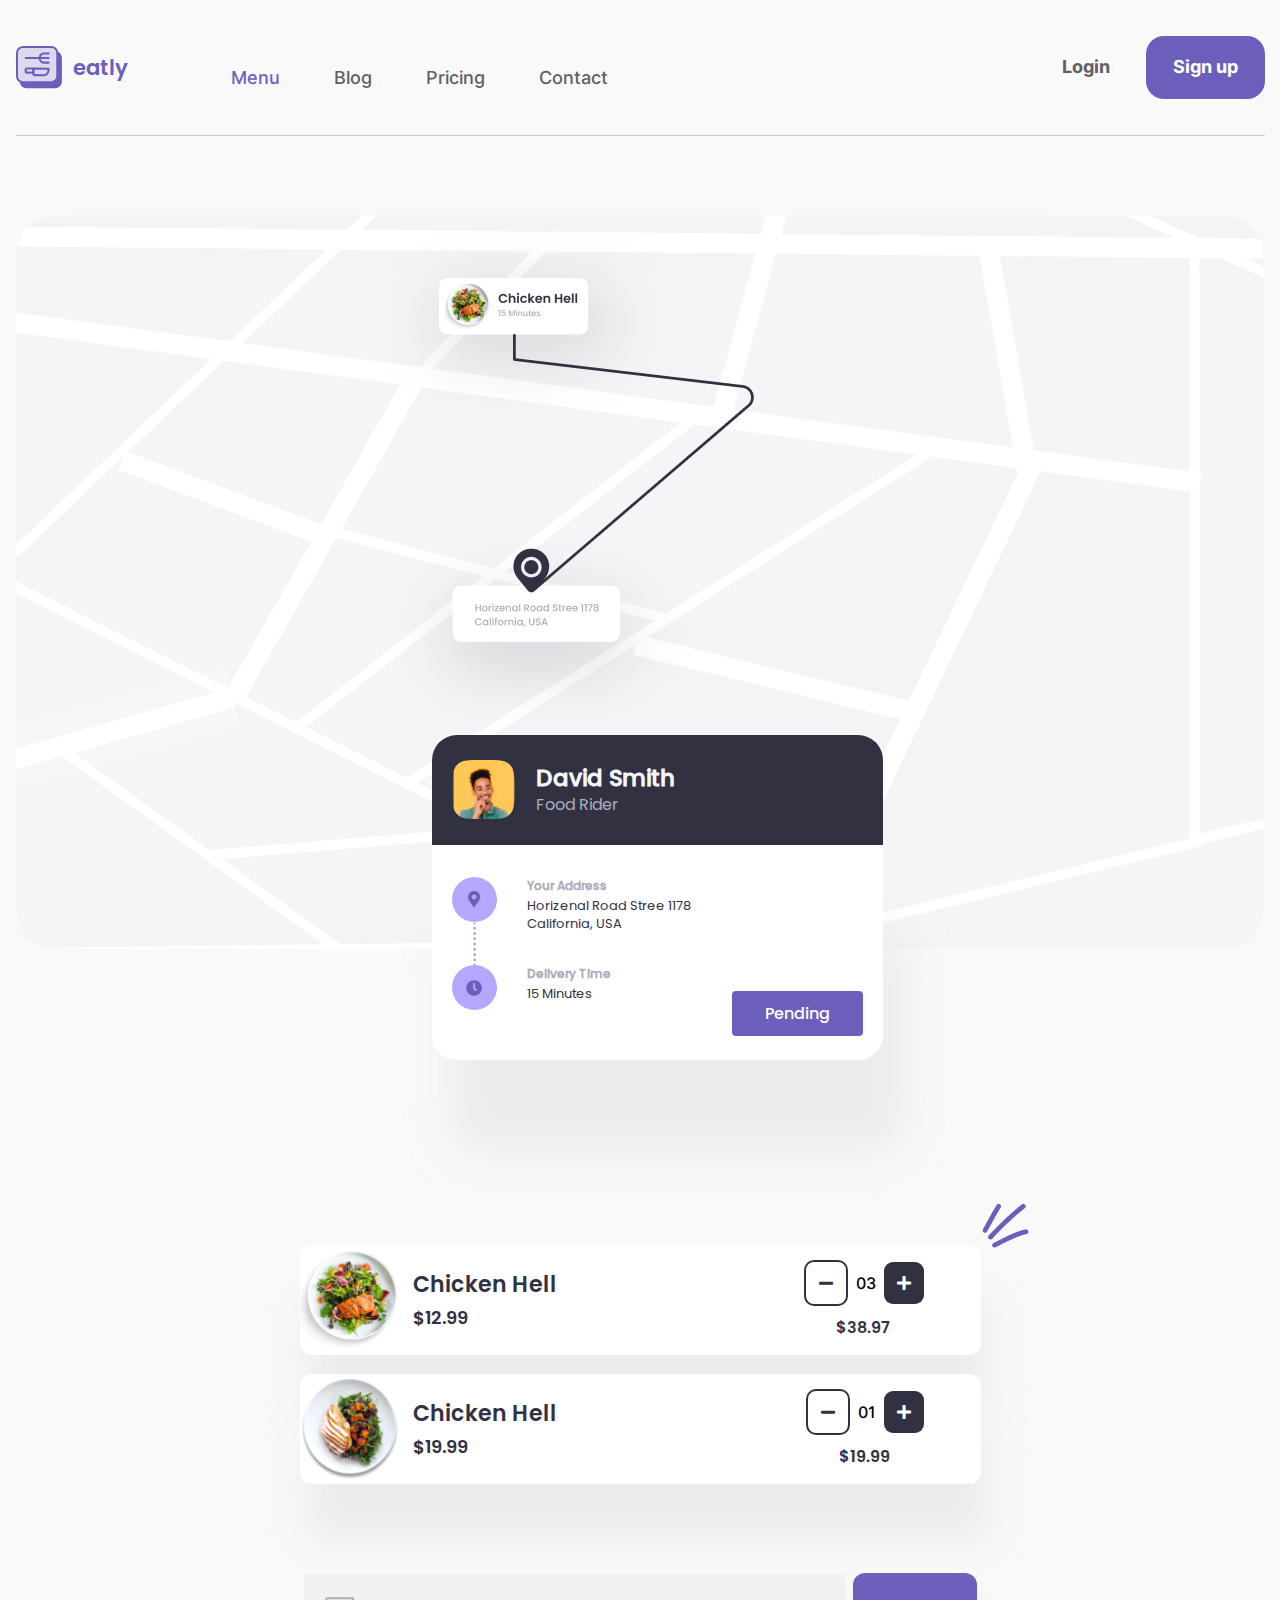
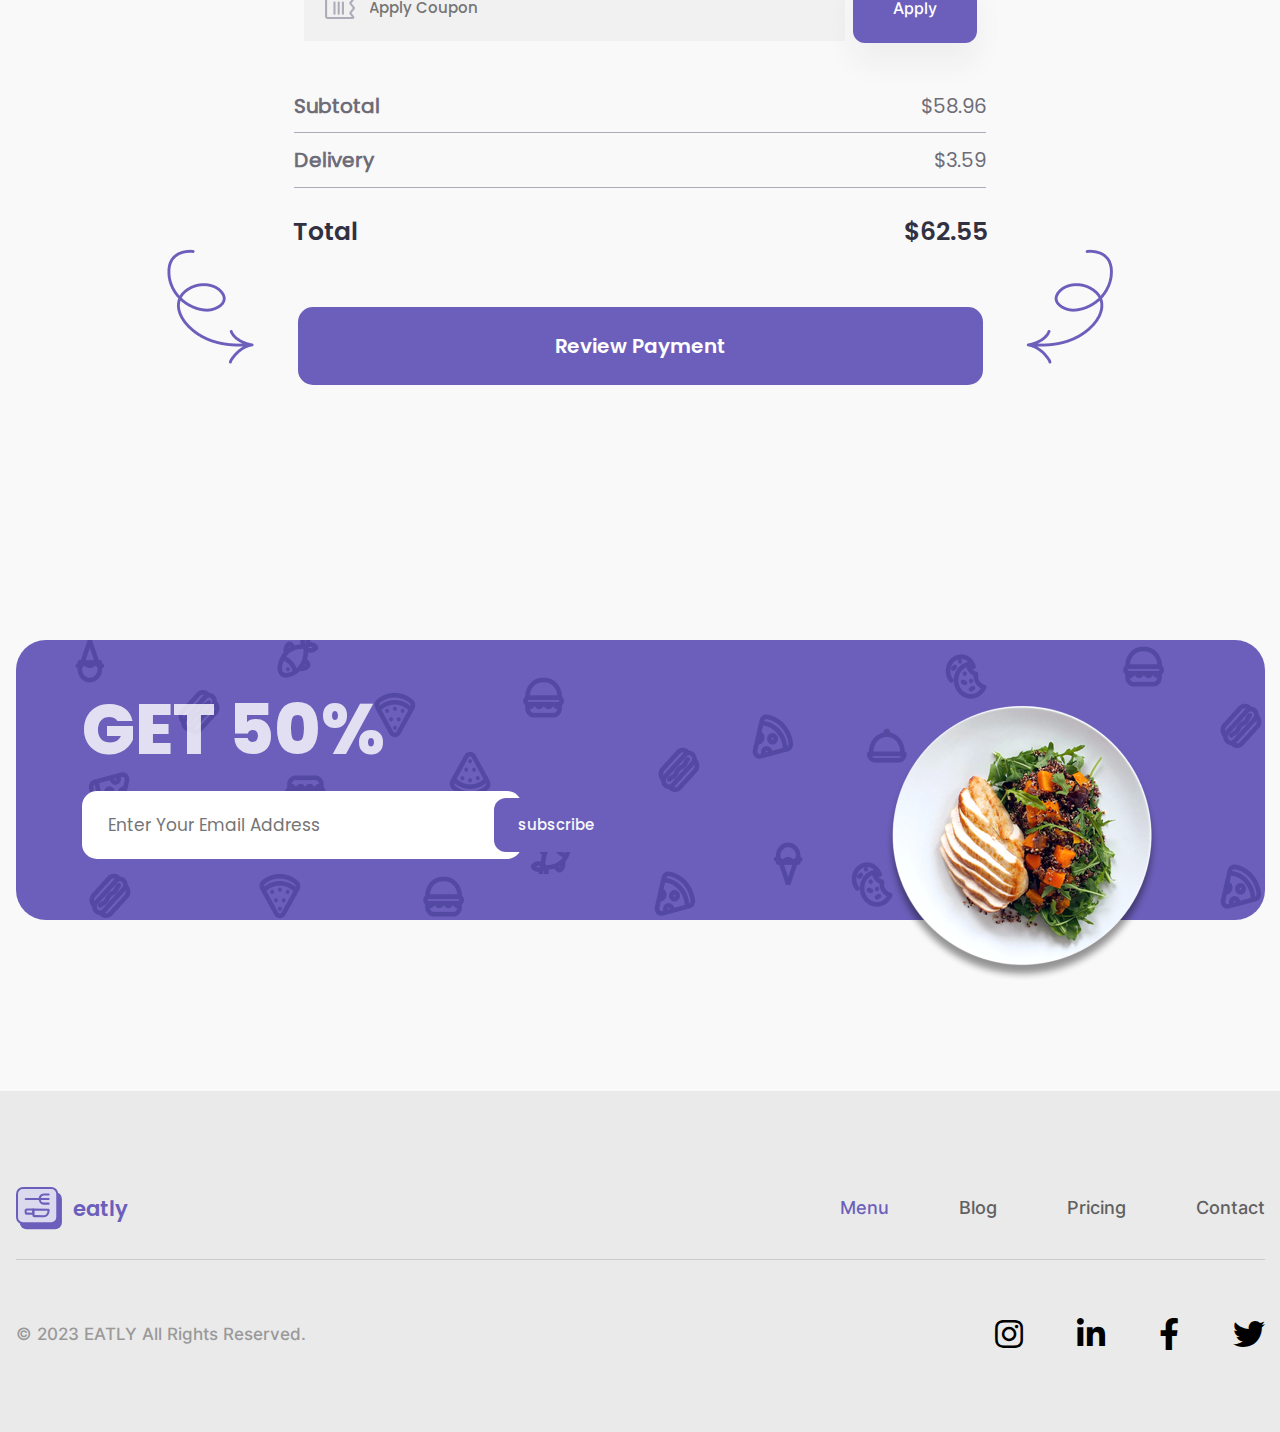
<file: map.html>
<!DOCTYPE html>
<html lang="en">

<head>
  <meta charset="UTF-8" />
  <meta http-equiv="X-UA-Compatible" content="IE=edge" />
  <meta name="viewport" content="width=device-width, initial-scale=1.0" />
  <title>Delivery</title>
  <link rel="stylesheet" href="css/all.min.css" />
  <link rel="stylesheet" href="css/style.css" />
  <link rel="stylesheet" href="css/media.css">
</head>

<body>

  <nav class="nav">
    <div class="container">
      <div class="nav__content">
        <div class="nav__content-left">
          <div class="nav__content-logo">
            <img src="./img/nav__logo.svg" alt="" />
            <a href="index.html" class="nav__logo-title">eatly</a>
          </div>

          <ul class="nav__content-list">
            <li><a href="menu.html" class="nav__list-items menu">Menu</a></li>
            <li><a href="blog.html" class="nav__list-items">Blog</a></li>
            <li><a href="pricing.html" class="nav__list-items">Pricing</a></li>
            <li><a href="contact.html" class="nav__list-items">Contact</a></li>
          </ul>
        </div>

        <div class="nav__content-links">
          <a href="signin.html" class="nav__links-link">Login</a>
          <a href="sign.html" class="nav__links-link2">Sign up</a>
        </div>
      </div>
    </div>
  </nav>

  <header class="header__map">
    <div class="container">

      <div class="header__map-content">

        <img src="./img/Map.png" alt="" class="map__mdia" />

        <img src="./img/map__Location.png" alt="" class="map__Location" />

        <div class="header__map-customer">

          <div class="header__map-info">
            <img src="./img/map__customer.png" alt="" />

            <div class="header__loc-info">
              <h5 class="header__loc-title">David Smith</h5>
              <p class="header__loc-txt">Food Rider</p>
            </div>
          </div>

          <div class="header__customer-block">

            <div class="header__cus-infoss">
              <i class="fas fa-map-marker-alt"></i>

              <div class="header__infoss-address">
                <h3 class="header__address-title">Your Address</h3>
                <p class="heder__address-subtitle">
                  Horizenal Road Stree 1178 <br />
                  California, USA
                </p>
              </div>
            </div>

            <div class="header__cus-infoss2">
              <i class="fas fa-clock"></i>

              <div class="header__infoss-address">
                <h3 class="header__address-title">Delivery Time</h3>
                <p class="heder__address-subtitle">15 Minutes</p>
              </div>
            </div>

            <img src="./img/map__line.png" alt="" class="map__line">

            <a href="" class="heder__cus-pending">Pending</a>

          </div>

        </div>

      </div>

    </div>
  </header>

  <main class="maain__map">
    <div class="container">

      <div class="main__map-blocks">

        <div class="map__blocks1">

          <div class="map__blocks1-logo">

            <img src="./img/dishes_1.png" alt="" class="mini__dish" />

            <div class="map__logo-infos">
              <h3 class="map__infos-title">Chicken Hell</h3>
              <p class="map__infos-subtitle">$12.99</p>
            </div>

          </div>

          <div class="map__blocks1-right">

            <div class="map__right-count">
              <i class="fas fa-minus"></i>
              <p class="map__count-txt">03</p>
              <i class="fas fa-plus count"></i>
            </div>

            <p class="map__right-cost">$38.97</p>

          </div>
        </div>

        <div class="map__blocks1">
          <div class="map__blocks1-logo">
            <img src="./img/map__Food-Image2.png" alt="" class="mini__dish" />

            <div class="map__logo-infos">
              <h3 class="map__infos-title">Chicken Hell</h3>
              <p class="map__infos-subtitle">$19.99</p>
            </div>
          </div>

          <div class="map__blocks1-right">
            <div class="map__right-count">
              <i class="fas fa-minus"></i>
              <p class="map__count-txt">01</p>
              <i class="fas fa-plus"></i>
            </div>

            <p class="map__right-cost">$19.99</p>
          </div>
        </div>

        <img src="./img/Illustration 01.png" alt="" class="main__map-illustration" />

      </div>

      <div class="main__map-apply">

        <div class="map__apply-left">

          <img src="./img/map__bill.svg" alt="">
          <input type="number" placeholder="Apply Coupon" class="map__apply-inp" />

        </div>

        <a href="" class="map__apply-link">Apply</a>

      </div>

      <div class="main__map__total">

        <div class="map__total-subtitle">
          <h3 class="map__total-title">Subtotal</h3>
          <p class="map__total-title">$58.96</p>
        </div>

        <div class="map__total-subtitle">
          <h3 class="map__total-title">Delivery</h3>
          <p class="map__total-title">$3.59</p>
        </div>

      </div>

      <div class="map__total-price">
        <h4 class="map__price">Total</h4>
        <p class="map__price">$62.55</p>
      </div>

      <div class="main__map-review">
        <a href="chicken.html" class="map__review-link">Review Payment</a>
        <img src="./img/map__arrow.png" alt="" class="map__vector">
        <img src="./img/map__arrow2.png" alt="" class="map__vector2">
      </div>


      <div class="map__sale">


        <div class="sale__content">
          <h3 class="sale__left-title">GET 50%</h3>

          <form action="" class="frm">
            <input type="text" class="frm__inp" placeholder=" Enter Your Email Address" />
            <a href="" class="frm__link">subscribe</a>
          </form>

          <img src="./img/sale_meal.png" alt="" class="sale__img" />
        </div>

        <img src="./img/bg-ice.png" alt="" class="sale__bg media" />
        <img src="./img/Fish.png" alt="" class="sale__bg-fish media" />
        <img src="./img/Burger.png" alt="" class="sale__bg-burger media" />
        <img src="./img/Watermelon Slice.png" alt="" class="sale__bg-wm media" />
        <img src="./img/Hot Dog.png" alt="" class="sale__bg-hd media" />
        <img src="./img/Pizza Slice.png" alt="" class="sale__bg-ps media" />
        <img src="./img/Burger.png" alt="" class="sale__bg-inp media" />
        <img src="./img/Hot Dog.png" alt="" class="sale__bg-hotdog media" />
        <img src="./img/Watermelon Slice.png" alt="" class="sale__bg-waterm media" />
        <img src="./img/Burger.png" alt="" class="sale__bg-burger2 media" />
        <img src="./img/Fish.png" alt="" class="sale__bg-fish2 media" />
        <img src="./img/Watermelon Slice.png" alt="" class="sale__bg-wm2 media" />
        <img src="./img/Pizza Slice.png" alt="" class="sale__bg-ps2 media" />
        <img src="./img/Hot Dog.png" alt="" class="sale__bg-hg2 media" />
        <img src="./img/Burger.png" alt="" class="sale__bg-burger3 media" />
        <img src="./img/Cookie.png" alt="" class="sale__bg-cookie media" />
        <img src="./img/Serving Plate.png" alt="" class="sale__bg-sp media" />
        <img src="./img/Cookie.png" alt="" class="sale__bg-ce media" />
        <img src="./img/bg-ice.png" alt="" class="sale__bg-ice2 media" />
        <img src="./img/Pizza Slice.png" alt="" class="sale__bg-ps3 media" />
        <img src="./img/Pizza Slice.png" alt="" class="sale__bg-ps4 media" />
        <img src="./img/Hot Dog.png" alt="" class="sale__bg-hd2 media" />
      </div>
    </div>


  </main>

  <footer class="footer">
    <div class="container">
      <div class="footer__content">
        <div class="nav__content-logo">
          <img src="./img/nav__logo.svg" alt="" />
          <h1 class="nav__logo-title">eatly</h1>
        </div>

        <ul class="footer__content-list">
          <li><a href="menu.html" class="footer__list-items menu">Menu</a></li>
          <li><a href="blog.html" class="footer__list-items">Blog</a></li>
          <li><a href="pricing.html" class="footer__list-items ">Pricing</a></li>
          <li><a href="contact.html" class="footer__list-items">Contact</a></li>
        </ul>
      </div>

      <div class="footer__content-btm">
        <a href="" class="footer__btm-link">© 2023 EATLY All Rights Reserved.</a>

        <div class="footer__btm-icons">
          <i class="fab fa-instagram fa-2x"></i>
          <i class="fab fa-linkedin-in fa-2x"></i>
          <i class="fab fa-facebook-f fa-2x"></i>
          <i class="fab fa-twitter fa-2x"></i>
        </div>
      </div>
    </div>
  </footer>

</body>

</html>
</file>
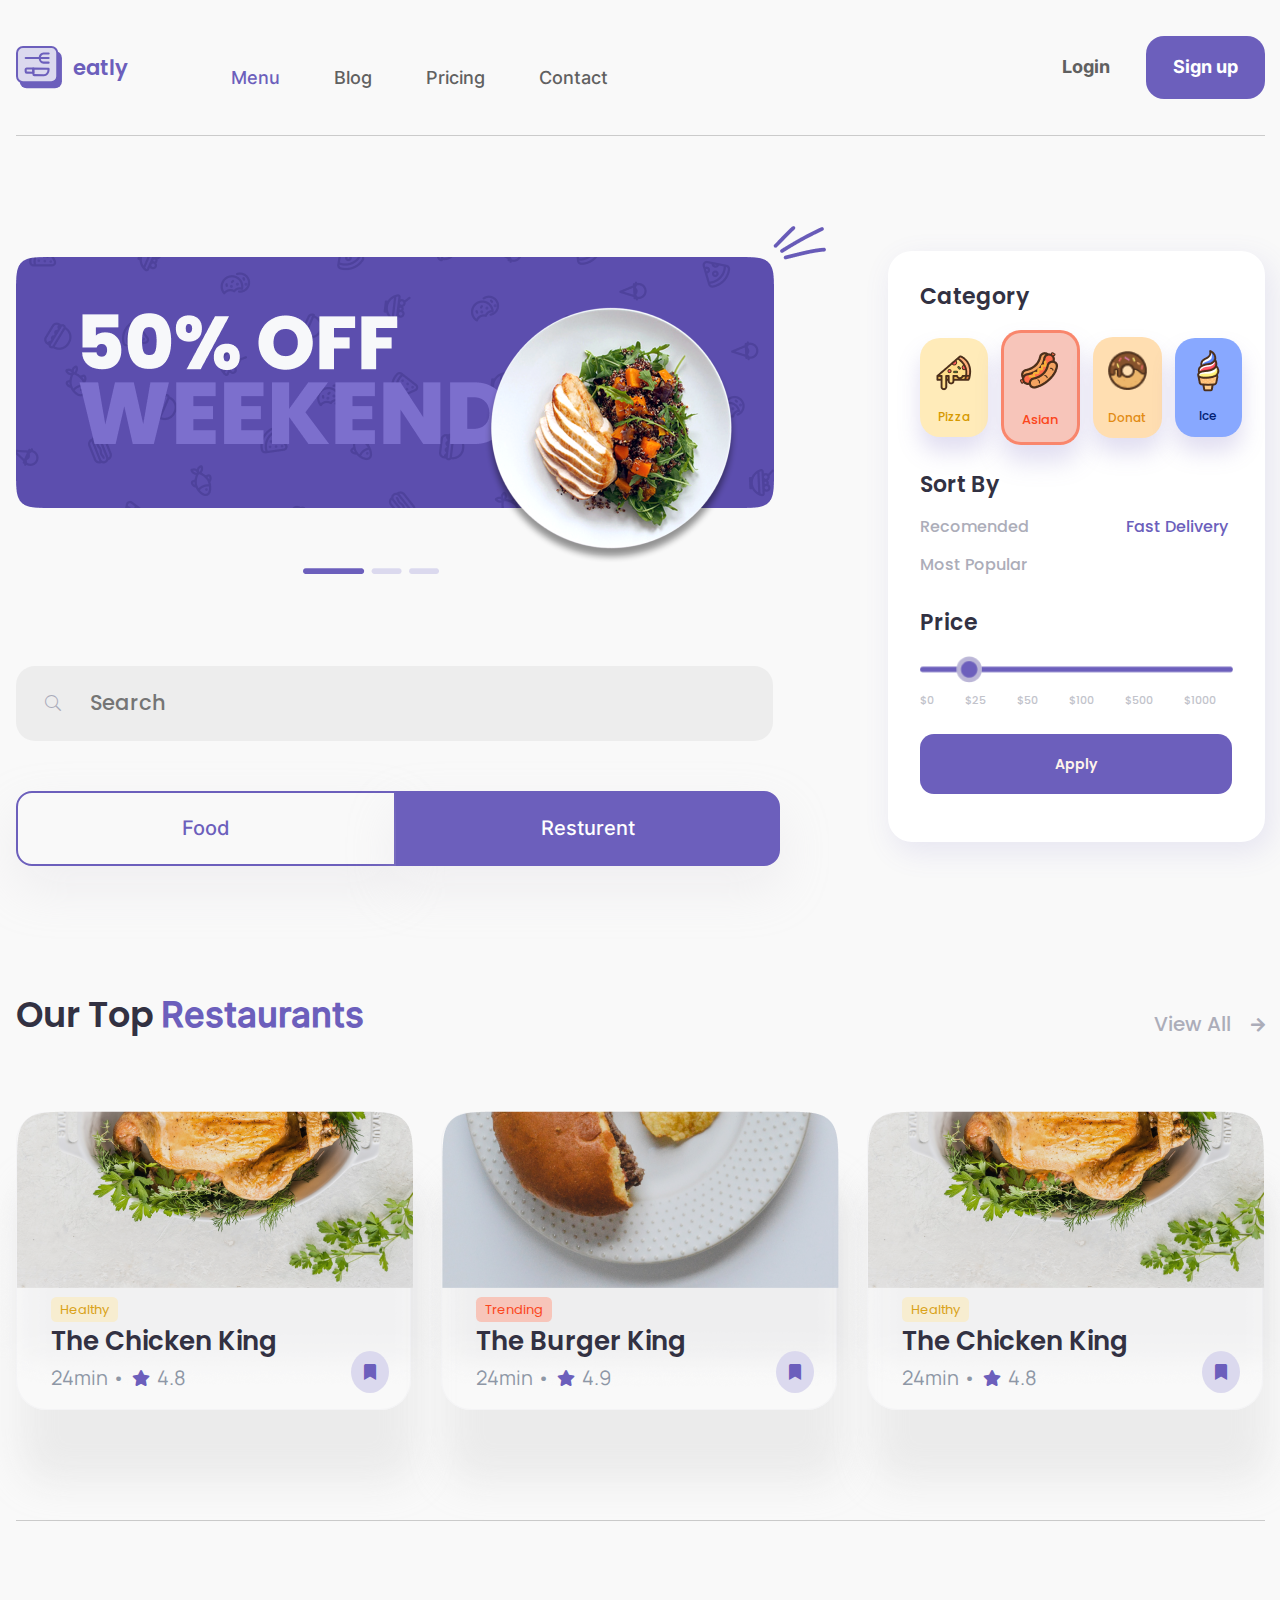
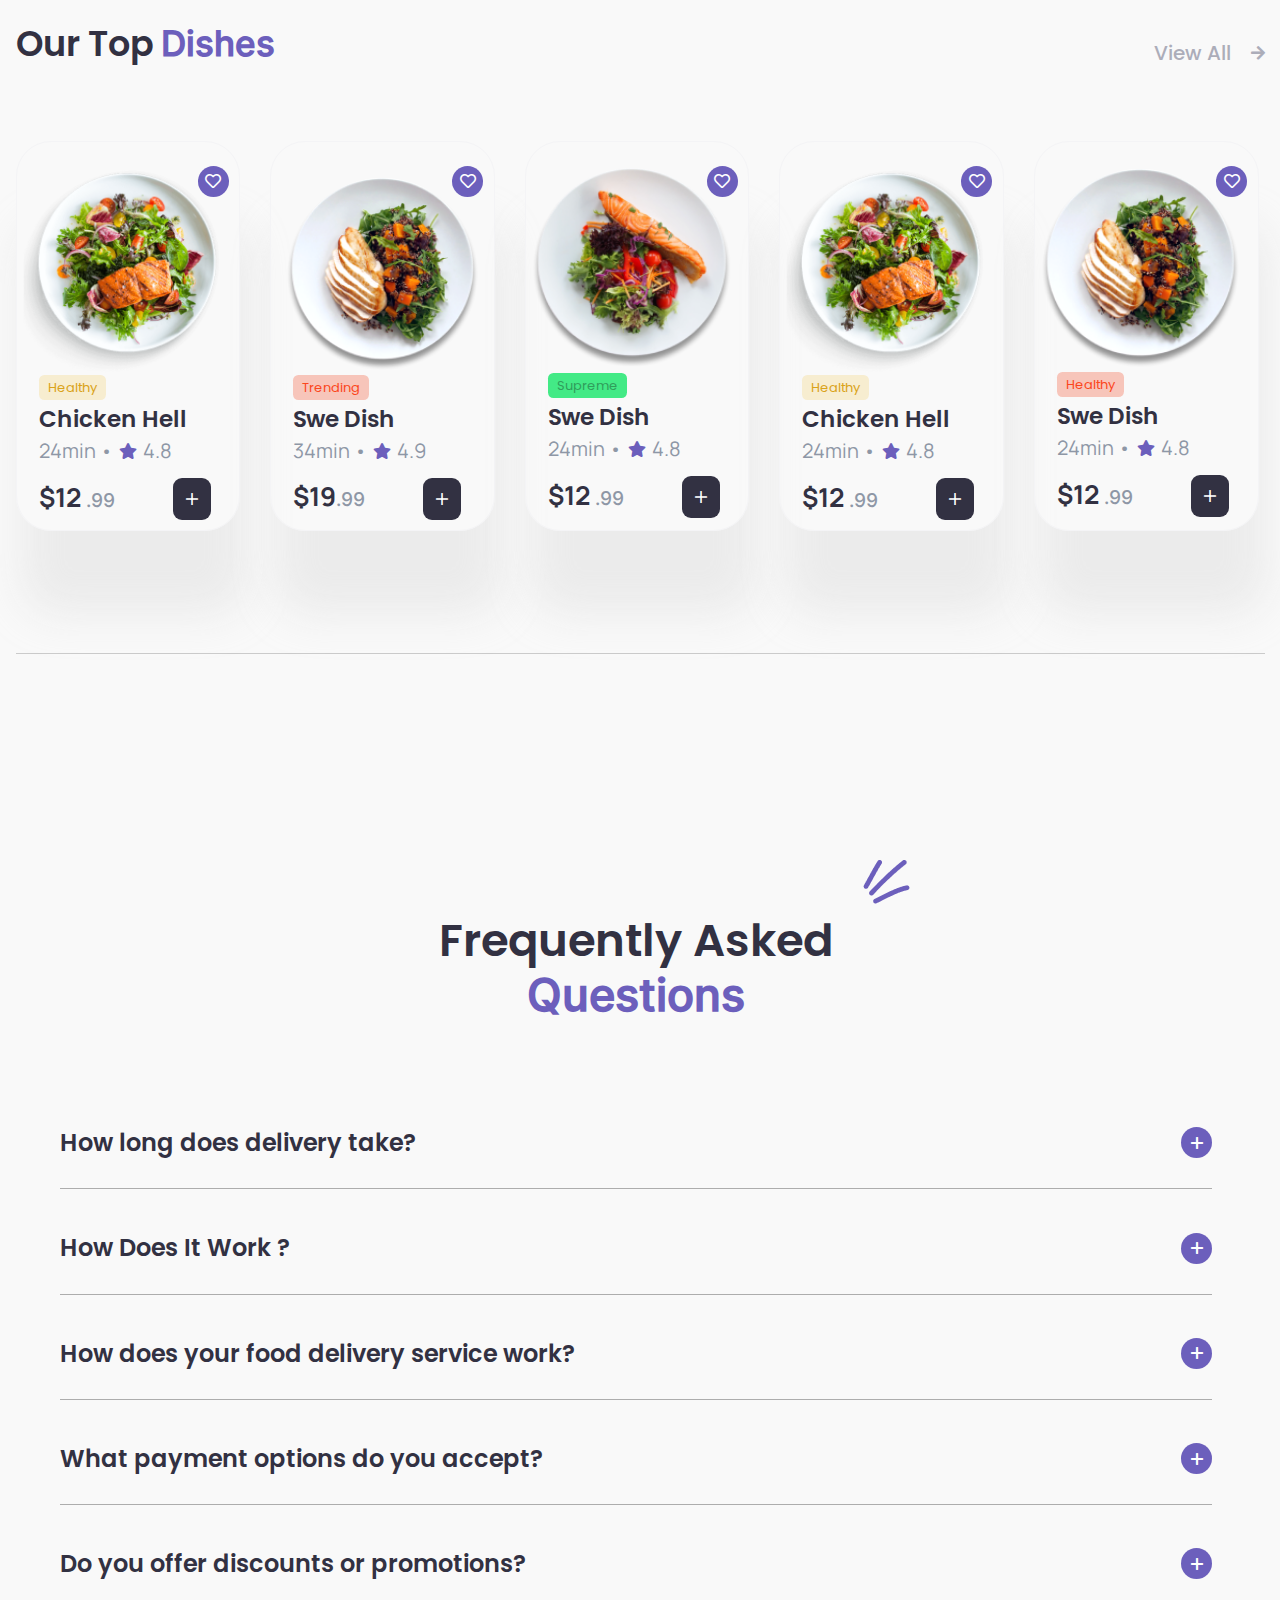
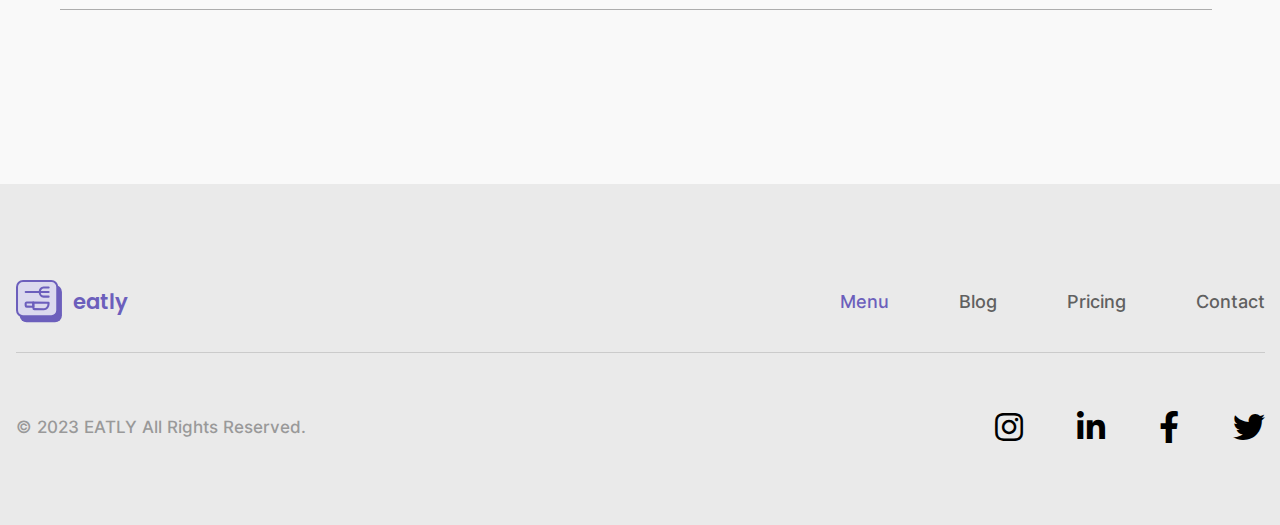
<file: menu.html>
<!DOCTYPE html>
<html lang="en">
  <head>
    <meta charset="UTF-8" />
    <meta http-equiv="X-UA-Compatible" content="IE=edge" />
    <meta name="viewport" content="width=device-width, initial-scale=1.0" />
    <title>Menu</title>
    <link rel="stylesheet" href="css/all.min.css" />
    <link rel="stylesheet" href="css/style.css" />
    <link rel="stylesheet" href="css/media.css ">
  </head>

  <body>
    <nav class="nav">
      <div class="container">
        <div class="nav__content">
          <div class="nav__content-left">
            <div class="nav__content-logo">
              <img src="./img/nav__logo.svg" alt="" />
              <a href="index.html" class="nav__logo-title">eatly</a>
            </div>

            <ul class="nav__content-list">
              <li><a href="" class="nav__list-items menu">Menu</a></li>
              <li><a href="blog.html" class="nav__list-items">Blog</a></li>
              <li><a href="pricing.html" class="nav__list-items">Pricing</a></li>
              <li><a href="contact.html" class="nav__list-items">Contact</a></li>
            </ul>
          </div>

          <div class="nav__content-links">
            <a href="signin.html" class="nav__links-link">Login</a>
            <a href="sign.html" class="nav__links-link2">Sign up</a>
          </div>
        </div>
      </div>
    </nav>

    <header class="menu__header">
      <div class="container">

        <div class="menu__header-content">

          <div class="menu__header-left">

            <img src="./img/50% OFF Banner.png" alt="" class="media__menu" />

            <img
              src="./img/menu__header-scroll.png"
              alt=""
              class="menu__left-img"
            />

            <form action="" class="menu__header-frm">
              <i class="fal fa-search"></i>
              <input type="search" class="menu__frm-inp" placeholder="Search" />
            </form>

            <div class="manu__left-block">
              <a href="" class="menu__block-link">Food</a>
              <a href="" class="menu__block-link2">Resturent</a>
            </div>

          </div>

          <div class="menu__header-right">

            <h2 class="menu__card-title">Category</h2>

            <div class="manu__cards">
              <div class="manu__cards-card">
                <img src="./img/menu-Pizza.png" alt="" />
                <a href="" class="menu__card-link">Pizza</a>
              </div>

              <div class="manu__cards-card2">
                <img src="./img/menu-Hotdog.png" alt="" />
                <a href="" class="menu__card-link2">Asian</a>
              </div>

              <div class="manu__cards-card3">
                <img src="./img/menu-Doughnut.png" alt="" />
                <a href="" class="menu__card-link3">Donat</a>
              </div>

              <div class="manu__cards-card4">
                <img src="./img/menu-Icecream.png" alt="" />
                <a href="" class="menu__card-link4">Ice</a>
              </div>
            </div>

            <div class="menu__right-sort">
              <h5 class="menu__sort-title">Sort By</h5>

              <div class="menu__sort-blocks">
                <p class="menu__blocks-txt">Recomended</p>
                <a href="" class="menu__blocks-link">Fast Delivery</a>
              </div>

              <p class="menu__blocks-txt">Most Popular</p>
            </div>

            <div class="menu__right-cost">
              <h4 class="menu__cost-title">Price</h4>

              <img src="./img/menu__right-Range.png" alt="" class="cost__img" />

              <div class="menu__cost-block">
                <p class="menu__costs-cost">$0</p>
                <p class="menu__costs-cost">$25</p>
                <p class="menu__costs-cost">$50</p>
                <p class="menu__costs-cost">$100</p>
                <p class="menu__costs-cost">$500</p>
                <p class="menu__costs-cost">$1000</p>
              </div>
            </div>

            <a href="" class="menu__card-apply">Apply</a>

          </div>

        </div>

      </div>
    </header>

    <main class="main">
      <div class="container">
        
        <div class="main__menu-restaurant">

          <div class="main__res-block">

            <h4 class="main__menu-title">Our Top <span>Restaurants</span></h4>

            <div class="main__menu-btn">
              <a href="" class="main__btn-link">View All</a>
              <i class="fas fa-arrow-right"></i>
            </div>

          </div>

          <div class="main__menu-cards">

            <div class="restaurant__cards-card">
              <img
                src="./img/Resturent Image-3.png"
                alt=""
                class="res__card-img"
              />

              <a href="" class="restaurant__card-link">Healthy</a>

              <a href="chicken.html" class="restaurant__card-title"
                >The Chicken King</a
              >

              <div class="restaurant__card-block">
                <div class="restaurant__block-info">
                  <p class="restaurant__info-min">24min •</p>
                  <i class="fas fa-star"></i>
                  <p class="restaurant__info-min">4.8</p>
                </div>

                <a href="" class="restaurant__block-icon">
                  <i class="fas fa-bookmark"></i>
                </a>
              </div>
            </div>

            <div class="restaurant__cards-card">
              <img
                src="./img/Resturent Image-2.png"
                alt=""
                class="res__card-img"
              />

              <a href="" class="restaurant__card-link2">Trending</a>

              <h5 class="restaurant__card-title">The Burger King</h5>

              <div class="restaurant__card-block">
                <div class="restaurant__block-info">
                  <p class="restaurant__info-min">24min •</p>
                  <i class="fas fa-star"></i>
                  <p class="restaurant__info-min">4.9</p>
                </div>

                <a href="" class="restaurant__block-icon">
                  <i class="fas fa-bookmark"></i>
                </a>
              </div>
            </div>

            <div class="restaurant__cards-card">
              <img
                src="./img/Resturent Image-3.png"
                alt=""
                class="res__card-img"
              />

              <a href="" class="restaurant__card-link">Healthy</a>

              <a href="chicken.html" class="restaurant__card-title"
                >The Chicken King</a
              >
              <div class="restaurant__card-block">
                <div class="restaurant__block-info">
                  <p class="restaurant__info-min">24min •</p>
                  <i class="fas fa-star"></i>
                  <p class="restaurant__info-min">4.8</p>
                </div>

                <a href="" class="restaurant__block-icon">
                  <i class="fas fa-bookmark"></i>
                </a>
              </div>
            </div>

          </div>

        </div>

        <div class="main__menu-dishes">

          <div class="main__res-block">

            <h3 class="main__menu-title">Our Top <span>Dishes</span></h3>

            <div class="main__menu-btn">
              <a href="" class="main__btn-link">View All</a>
              <i class="fas fa-arrow-right"></i>
            </div>

          </div>

          <div class="main__menu-cards2">

            <div class="dishes__cards-card">
              <i class="far fa-heart"></i>

              <img src="./img/dishes_1.png" alt="" class="dishes__card-img" />

              <p href="" class="dishes__card-link">Healthy</p>

              <h4 class="dishes__card-title">Chicken Hell</h4>

              <div class="dishes__card-block">
                <p class="restaurant__info-min">24min •</p>

                <i class="fas fa-star"></i>

                <p class="restaurant__info-min">4.8</p>
              </div>

              <div class="dishes__card-cost">
                <p class="dishes__cost-price">$12 <span>.99</span></p>
                <i class="fal fa-plus"></i>
              </div>
            </div>

            <div class="dishes__cards-card">
              <i class="far fa-heart"></i>

              <img src="./img/dishes_2.png" alt="" class="dishes__card-img2" />

              <p href="" class="dishes__card-link2">Trending</p>

              <h4 class="dishes__card-title">Swe Dish</h4>

              <div class="dishes__card-block">
                <p class="restaurant__info-min">34min •</p>

                <i class="fas fa-star"></i>

                <p class="restaurant__info-min">4.9</p>
              </div>

              <div class="dishes__card-cost">
                <p class="dishes__cost-price">$19<span>.99</span></p>
                <i class="fal fa-plus"></i>
              </div>
            </div>

            <div class="dishes__cards-card">
              <i class="far fa-heart"></i>

              <img src="./img/dishes_3.png" alt="" class="dishes__card-img" />

              <p href="" class="dishes__card-link3">Supreme</p>

              <h4 class="dishes__card-title">Swe Dish</h4>

              <div class="dishes__card-block">
                <p class="restaurant__info-min">24min •</p>

                <i class="fas fa-star"></i>

                <p class="restaurant__info-min">4.8</p>
              </div>

              <div class="dishes__card-cost">
                <p class="dishes__cost-price">$12 <span>.99</span></p>
                <i class="fal fa-plus"></i>
              </div>
            </div>

            <div class="dishes__cards-card">
              <i class="far fa-heart"></i>

              <img src="./img/dishes_1.png" alt="" class="dishes__card-img" />

              <p href="" class="dishes__card-link">Healthy</p>

              <h4 class="dishes__card-title">Chicken Hell</h4>

              <div class="dishes__card-block">
                <p class="restaurant__info-min">24min •</p>

                <i class="fas fa-star"></i>

                <p class="restaurant__info-min">4.8</p>
              </div>

              <div class="dishes__card-cost">
                <p class="dishes__cost-price">$12 <span>.99</span></p>
                <i class="fal fa-plus"></i>
              </div>
            </div>

            <div class="dishes__cards-card">
              <i class="far fa-heart"></i>

              <img src="./img/dishes_2.png" alt="" class="dishes__card-img" />

              <p href="" class="dishes__card-link2">Healthy</p>

              <h4 class="dishes__card-title">Swe Dish</h4>

              <div class="dishes__card-block">
                <p class="restaurant__info-min">24min •</p>

                <i class="fas fa-star"></i>

                <p class="restaurant__info-min">4.8</p>
              </div>

              <div class="dishes__card-cost">
                <p class="dishes__cost-price">$12 <span>.99</span></p>
                <i class="fal fa-plus"></i>
              </div>
            </div>
            
          </div>
        </div>

        <div class="asked">

          <h3 class="asked__title">
            Frequently Asked
            <span>Questions</span>
          </h3>

          <img src="./img/Illustration 01.png" alt="" class="asked__image" />

          <div class="asked__block">

            <div class="asked__block-info">
              <h5 class="asked__info-title">How long does delivery take?</h5>
              <i class="far fa-plus"></i>
            </div>

            <div class="asked__block-info">
              <h5 class="asked__info-title">How Does It Work ?</h5>
              <i class="far fa-plus"></i>
            </div>

            <div class="asked__block-info">

              <h5 class="asked__info-title asked__media">
                How does your food delivery service work?
              </h5>
              <i class="far fa-plus"></i>

            </div>

            <div class="asked__block-info">
              <h5 class="asked__info-title asked__media">
                What payment options do you accept?
              </h5>
              <i class="far fa-plus"></i>
            </div>

            <div class="asked__block-info">
              <h5 class="asked__info-title asked__media">
                Do you offer discounts or promotions?
              </h5>
              <i class="far fa-plus"></i>
            </div>

          </div>
        </div>
        
      </div>
    </main>

    <footer class="footer">
      <div class="container">
        <div class="footer__content">
          <div class="nav__content-logo">
            <img src="./img/nav__logo.svg" alt="" />
            <h1 class="nav__logo-title">eatly</h1>
          </div>

          <ul class="footer__content-list">
            <li><a href="" class="footer__list-items menu">Menu</a></li>
            <li><a href="blog.html" class="footer__list-items">Blog</a></li>
            <li><a href="pricing.html" class="footer__list-items">Pricing</a></li>
            <li><a href="contact.html" class="footer__list-items">Contact</a></li>
          </ul>
        </div>

        <div class="footer__content-btm">
          <a href="" class="footer__btm-link"
            >© 2023 EATLY All Rights Reserved.</a
          >

          <div class="footer__btm-icons">
            <i class="fab fa-instagram fa-2x"></i>
            <i class="fab fa-linkedin-in fa-2x"></i>
            <i class="fab fa-facebook-f fa-2x"></i>
            <i class="fab fa-twitter fa-2x"></i>
          </div>
        </div>
      </div>
    </footer>

  </body>
</html>
</file>
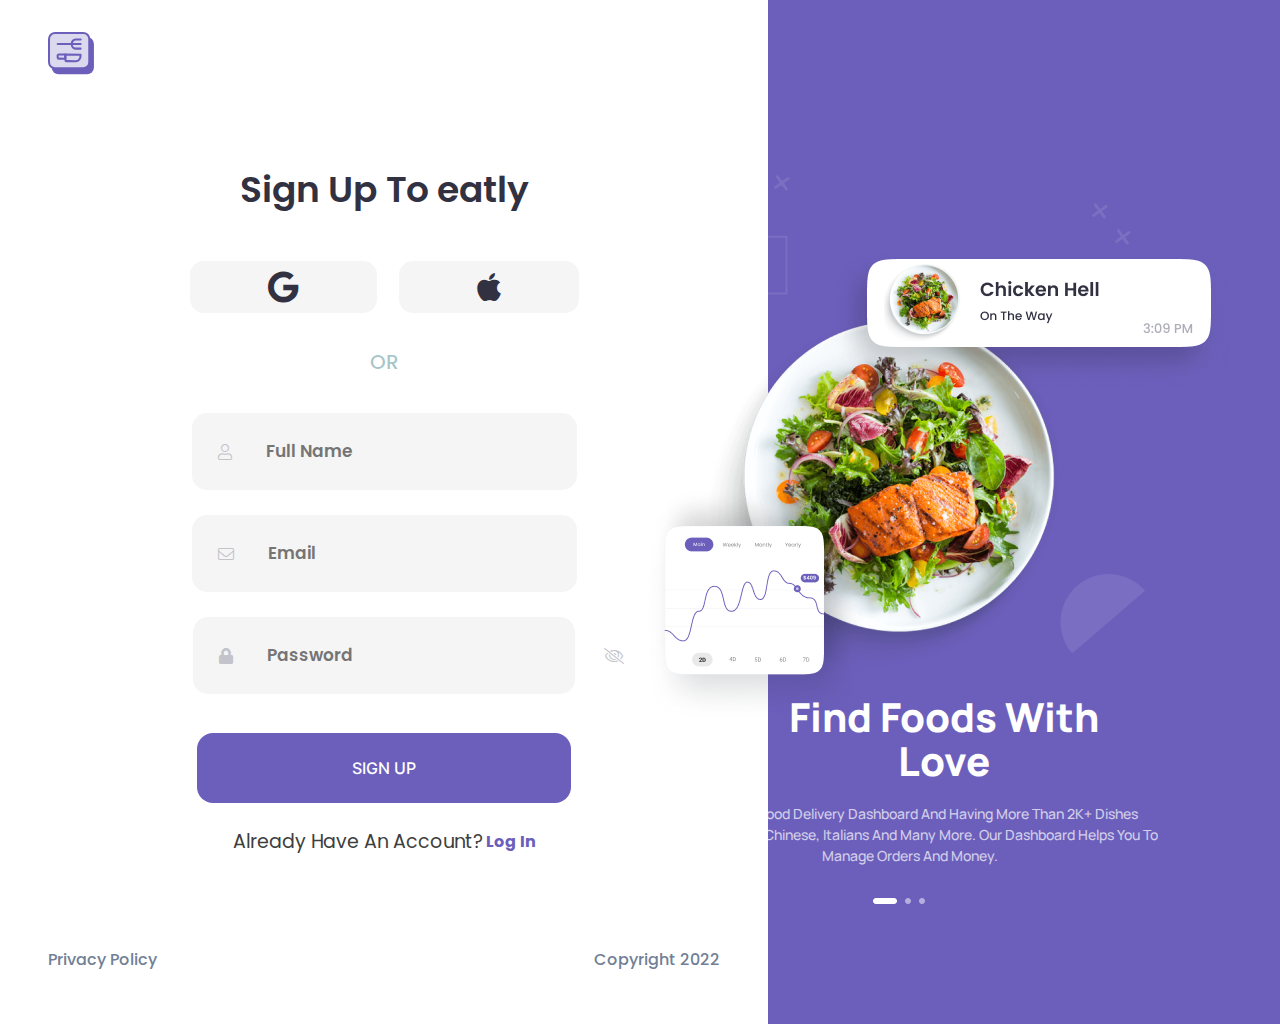
<file: sign.html>
<!DOCTYPE html>
<html lang="en">
  <head>
    <meta charset="UTF-8" />
    <meta http-equiv="X-UA-Compatible" content="IE=edge" />
    <meta name="viewport" content="width=device-width, initial-scale=1.0" />
    <title>Sign up</title>
    <link rel="stylesheet" href="css/all.min.css" />
    <link rel="stylesheet" href="css/style.css" />
    <link rel="stylesheet" href="css/media.css">
  </head>

  <body>
    <nav class="sign__nav">

      <div class="sign__nav-left">

        <img src="./img/nav__logo.svg" alt="" />

        <div class="sign__keft-block">
          <h3 class="sign__block-title">Sign Up To eatly</h3>

          <div class="sign__blocks-block">
            <i class="fab fa-google fa-2x"></i>
            <i class="fab fa-apple fa-2x"></i>
          </div>

          <p class="sign__block-txt">OR</p>

          <form action="" class="sign__block-frm">
            <i class="fal fa-user"></i>
            <input type="name" placeholder="Full Name" class="sign__inp" />
          </form>

          <form action="" class="sign__block-frm">
            <i class="fal fa-envelope"></i>
            <input type="email" placeholder="Email" class="sign__inp" />
          </form>

          <form action="" class="sign__block-frm3">
            <div class="frm__block">
              <i class="fas fa-lock"></i>
              <input type="password" placeholder="Password" class="sign__inp" />
            </div>

            <i class="fal fa-eye-slash"></i>
          </form>

          <a href="" class="sign__block-btn">SIGN UP</a>
          
          <div class="sign__in">
            
            <p class="sign__block-last">
              Already Have An Account? 
            </p>
            
            <a href="signin.html" class="sign__in-link">Log In</a>
            
          </div>

    
        </div>
        
        <div class="sign__left-infoss">
          <p class="sign__infoss-subtitle">Privacy Policy</p>
          <p class="sign__infoss-subtitle">Copyright 2022</p>
        </div>
        
      </div>

       <div class="sign__nav-right">
      
        <img src="./img/sign__right-bg.png" alt="" class="sign__right-img" />
        <img src="./img/sign__right.png" alt="" class="sign__right-square" />
        <img src="./img/sign__right2.png" alt="" class="sign__right2" />
        <img src="./img/right.svg" alt="" class="sign__cross" />
        <img src="./img/right.svg" alt="" class="sign__cross2" />
        <img src="./img/right.svg" alt="" class="sign__cross3" />

        <div class="sign__right-block">
          <h2 class="right__block-title">Find Foods With Love</h2>
          <p class="right__block-subtitle">
            Eatly Is The Food Delivery Dashboard And Having More Than 2K+ Dishes
            Including Asian, Chinese, Italians And Many More. Our Dashboard
            Helps You To Manage Orders And Money.
          </p>
          <img src="./img/sign__illus.png" alt="" class="sign__illus" />
        </div>

      </div> 

    </nav>
  </body>
</html>
</file>
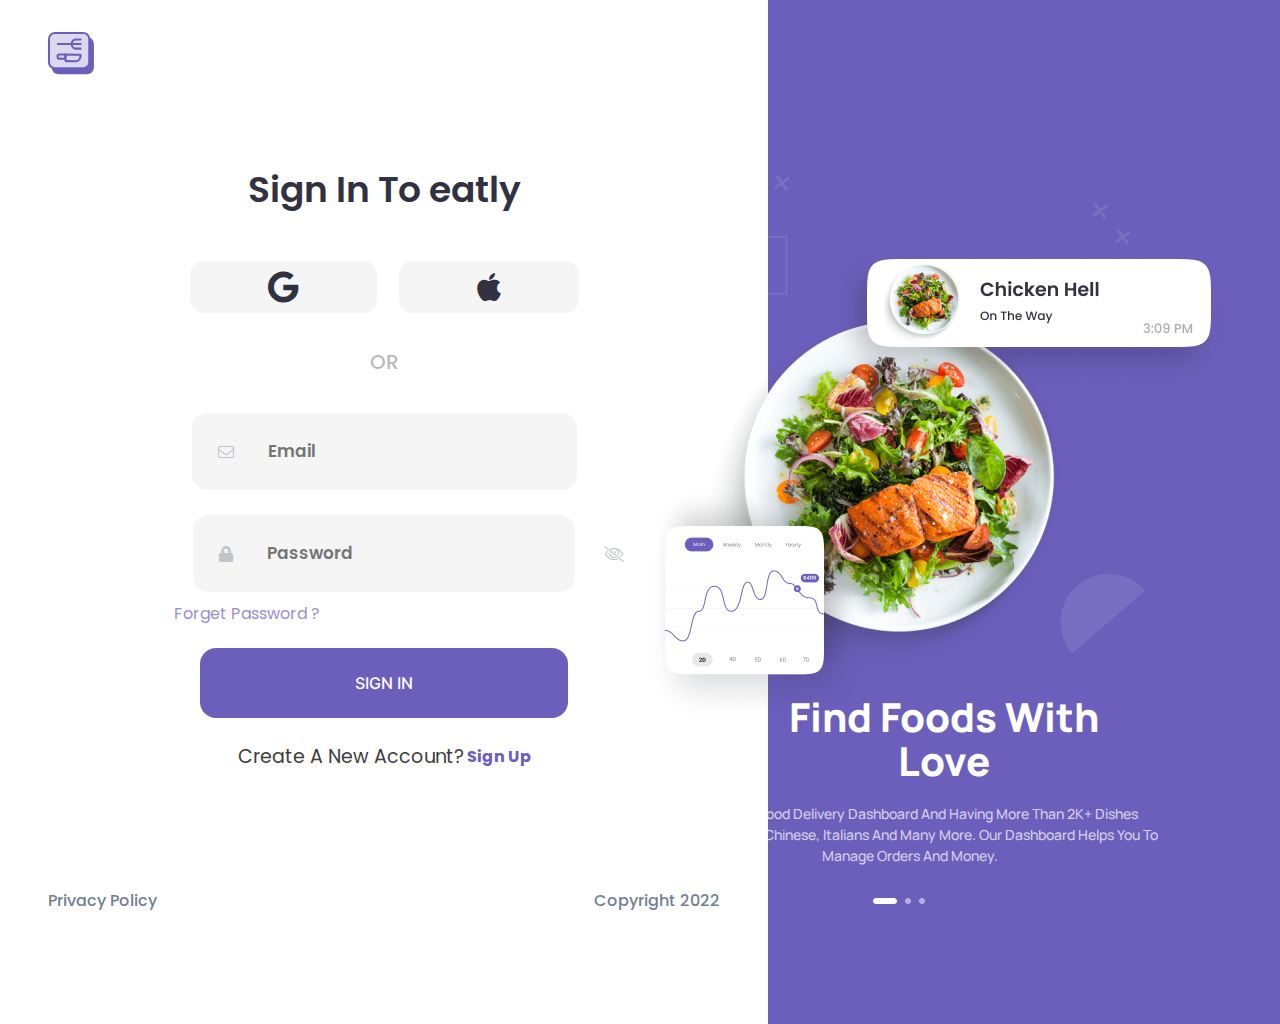
<file: signin.html>
<!DOCTYPE html>
<html lang="en">
  <head>
    <meta charset="UTF-8" />
    <meta http-equiv="X-UA-Compatible" content="IE=edge" />
    <meta name="viewport" content="width=device-width, initial-scale=1.0" />
    <title>Sign In</title>
    <link rel="stylesheet" href="css/all.min.css" />
    <link rel="stylesheet" href="css/style.css" />
    <link rel="stylesheet" href="css/media.css">
  </head>

  <body>
    <nav class="sign__nav">
      
      <div class="sign__nav-left">
        <img src="./img/nav__logo.svg" alt="" />

        <div class="sign__keft-block">
          <h3 class="sign__block-title">Sign In To eatly</h3>

          <div class="sign__blocks-block">
            <i class="fab fa-google fa-2x"></i>
            <i class="fab fa-apple fa-2x"></i>
          </div>

          <p class="signin__block-txt">OR</p>

          <form action="" class="sign__block-frm">
            <i class="fal fa-envelope"></i>
            <input type="email" placeholder="Email" class="sign__inp" />
          </form>

          <form action="" class="sign__block-frm3">
            <div class="frm__block">
              <i class="fas fa-lock"></i>
              <input type="password" placeholder="Password" class="sign__inp" />
            </div>

            <i class="fal fa-eye-slash"></i>
          </form>

          <a href="forget.html" class="signin__block-forget">Forget Password ?</a>

          <a href="" class="signin__block-btn">Sign in</a>

          <div class="sign__in">
            <p class="sign__block-last">Create A New Account?</p>

            <a href="sign.html" class="sign__in-link">Sign Up</a>
          </div>

         
        </div>
        
        <div class="signin__left-infoss">
          <p class="sign__infoss-subtitle">Privacy Policy</p>
          <p class="sign__infoss-subtitle">Copyright 2022</p>
        </div>
        
      </div>

      <div class="sign__nav-right">
        <img src="./img/sign__right-bg.png" alt="" class="sign__right-img" />
        <img src="./img/sign__right.png" alt="" class="sign__right-square" />
        <img src="./img/sign__right2.png" alt="" class="sign__right2" />
        <img src="./img/right.svg" alt="" class="sign__cross" />
        <img src="./img/right.svg" alt="" class="sign__cross2" />
        <img src="./img/right.svg" alt="" class="sign__cross3" />

        <div class="sign__right-block">
          <h2 class="right__block-title">Find Foods With Love</h2>
          <p class="right__block-subtitle">
            Eatly Is The Food Delivery Dashboard And Having More Than 2K+ Dishes
            Including Asian, Chinese, Italians And Many More. Our Dashboard
            Helps You To Manage Orders And Money.
          </p>
          <img src="./img/sign__illus.png" alt="" class="sign__illus" />
        </div>
      </div>
      
    </nav>
  </body>
</html>
</file>
<file: css/style.css>
@import url(font.css);

* {
    padding: 0;
    margin: 0;
    box-sizing: border-box;
    text-decoration: none;
    list-style: none;
    font-family: "Inter-Medium";
}

body {
    background: #F9F9F9;
}

.container {
    max-width: 1249px;
    margin: 0 auto;
}


.nav__content {
    display: flex;
    justify-content: space-between;
    align-items: center;
    border-bottom: 1px solid #CBCBCB;
}

.nav__content-left {
    display: flex;
    column-gap: 103.12px;
}

.nav__content-logo {
    display: flex;
    align-items: center;
    column-gap: 11px;
}

.nav__logo-title {
    color: #6C5FBC;
    font-size: 21.18px;
    line-height: 27.53px;
    font-family: "Poppins-SemiBold";
}

.nav__content-list {
    display: flex;
    column-gap: 54px;
}

.nav__list-items {
    color: #606060;
    font-size: 18px;
    line-height: 26.74px;
    display: flex;
    justify-content: center;
    position: relative;
    transition: 0.5s;
    padding: 65px 0 43px;
}

.nav__list-items:hover {
    color: #5C4EAE;
    opacity: 100%;
}

.nav__list-items::before {
    content: " ";
    position: absolute;
    bottom: 0;
    height: 2px;
    background: #5C4EAE;
    width: 0;
    transition: 0.5s;
}

.nav__list-items:hover::before {
    width: 100%;
}

.nav__content-links {
    display: flex;
    align-items: center;
    column-gap: 36px;
}

.nav__links-link {
    color: #606060;
    font-size: 18px;
    line-height: 26.74px;
    font-family: "Inter-Bold";
}

.nav__links-link2 {
    color: white;
    font-size: 18px;
    line-height: 26.74px;
    font-family: "Inter-Bold";
    padding: 18px 27px;
    background: #6C5FBC;
    border-radius: 18px;
}

.header__content {
    display: flex;
    column-gap: 37px;
    padding: 49px 0 85px;
}

.header__content-left {
    display: flex;
    flex-direction: column;
    padding-top: 70px;
}

.header__left-link {
    display: flex;
    align-items: center;
    column-gap: 20px;
}

.header__link-sn {
    width: 54px;
    opacity: 20%;
    border: 1px solid #201F1F;
}

.header__links-link {
    color: #201F1F33;
    letter-spacing: 2%;
    font-size: 15px;
    line-height: 18px;
    font-family: "Poppins-SemiBold";
}

.header__left-title {
    max-width: 567px;
    font-size: 75px;
    line-height: 90px;
    letter-spacing: -3px;
    padding: 18px 0 16px;
    font-family: "Poppins-SemiBold";
}

.header__left-title span {
    color: #5C4EAE;
}

.header__left-txt {
    width: 505px;
    color: #676767;
    font-size: 18px;
    line-height: 28px;
    text-align: justify;
    opacity: 70%;
}

.header__left-txt span {
    color: #6155AE;
}

.header__left-btns {
    display: flex;
    align-items: center;
    column-gap: 18px;
    padding: 53px 0 33px;
}

.header__btns-link {
    color: white;
    font-size: 17px;
    line-height: 24.41px;
    letter-spacing: 1%;
    font-family: "Poppins-Medium";
    background: #6C5FBC;
    padding: 18px 30px;
    border-radius: 13px;
}

.header__btns-link2 {
    color: #6C5FBC;
    font-size: 17px;
    line-height: 24.41px;
    letter-spacing: 1%;
    font-family: "Poppins-Medium";
    padding: 18px 28px;
    border-radius: 13px;
    border: 1.5px solid #6C5FBC;
    transition: 0.5s;
}

.header__btns-link2:hover {
    background: #6C5FBC;
    color: white;
}

.header__left-block {
    display: flex;
    align-items: center;
}

.header__block-img {
    padding-left: 20px;
}

.header__block-subtitle {
    color: #334155;
    opacity: 70%;
    padding-left: 10px;
}

.center {
    background: #5C4EAE;
}

.center__cards {
    display: flex;
    align-items: center;
    justify-content: space-around;
    padding: 57px 0 55px;
}

.center__cards-card {
    display: flex;
    align-items: center;
    flex-direction: column;
    row-gap: 11px;
}

.center__card-title {
    color: white;
    font-size: 43px;
    line-height: 54px;
    font-family: "PublicSans-Bold";
}

.center__card-txt {
    width: 263.7px;
    color: #C5BFED;
    font-size: 14px;
    line-height: 21.6px;
    text-align: center;
}

.center__cards-card3 {
    display: flex;
    align-items: center;
    flex-direction: column;
    row-gap: 11px;
}

.spn {
    border: 1px solid #C5C5C5;
    opacity: 15%;
    width: 123px;
    transform: rotate(90deg);
}

.main__content {
    display: flex;
    column-gap: 220px;
    padding: 119px 0 120px;
    border-bottom: 1px solid #CBCBCB;
}

.main__content-right {
    position: relative;
    padding-top: 91px;
}

.main__right-title {
    color: #18181B;
    font-size: 54px;
    line-height: 61px;
    font-family: "Poppins-Bold";
}

.main__right-title span {
    color: #6C5FBC;
    font-size: 51px;
    line-height: 58.2px;
}

.main__right-list {
    display: flex;
    column-gap: 20px;
    align-items: center;
    padding: 63px 0 28px;
}

.main__list-link {
    color: #676767;
    font-size: 21px;
    line-height: 30.5px;
    font-family: "Inter-Regular";
}

.fa-circle {
    color: #676767;
    font-size: 8px;
}

.main__right-list2 {
    display: flex;
    column-gap: 20px;
    align-items: center;
    padding-bottom: 61px;
}

.main__content-btn {
    display: flex;
    align-items: center;
    column-gap: 15px;
    border: none;
    outline: none;
    background: #6C5FBC;
    padding: 20px 26px;
    border-radius: 15px;
    color: white;
}

.main__btn-link1 {
    color: white;
    font-size: 18px;
    line-height: 22.58px;
    font-family: "Poppins-Medium";
}

.main__right-img {
    position: absolute;
    top: 545px;
    left: 160px;
    z-index: 1;
}

.main__content-restaurant {
    display: flex;
    flex-direction: column;
    padding: 100px 0 120px;
    border-bottom: 1px solid #CBCBCB;
}

.main__restaurant-title {
    color: #323142;
    font-size: 45px;
    line-height: 25.56px;
    font-family: "Poppins-SemiBold";
    text-align: center;
}

.main__restaurant-title span {
    color: #6C5FBC;
}

.main__restaurant-cards {
    display: flex;
    padding: 85px 0 65px;
    column-gap: 31px;
}

.restaurant__cards-card {
    width: 395.99px;
    height: 297.6px;
    box-shadow: 5.94564151763916px 71.34769439697266px 35.67384719848633px 0px #E5E5E5B2;
    border: 1.25px solid #F4F4F6;
    border-radius: 30px;
    position: relative;
}

.res__card-img {
    position: absolute;
    top: -2px;
    left: -30px;
}

.restaurant__card-link {
    position: absolute;
    z-index: 1;
    display: block;
    bottom: 87px;
    left: 34px;
    color: #DAA31A;
    font-size: 13px;
    line-height: 19.16px;
    font-family: "Poppins-Regular";
    padding: 3px 9px;
    background: #F7EDD0;
    border-radius: 5.4px;
}

.restaurant__card-title {
    position: absolute;
    bottom: 46px;
    left: 34px;
    color: #323142;
    font-size: 26px;
    line-height: 41.9px;
    font-family: "Poppins-SemiBold";
}

.restaurant__card-block {
    display: flex;
    position: absolute;
    bottom: 18px;
    left: 34px;
}

.restaurant__block-info {
    display: flex;
    align-items: center;
    column-gap: 7px;
}

.restaurant__info-min {
    color: #8E97A6;
    font-size: 20px;
    line-height: 25.79px;
    font-family: "Manrope-Regular";
}

.fa-star {
    Color: #6C5FBC;
}

.restaurant__block-icon {
    position: absolute;
    bottom: -2px;
    left: 300px;
    color: #6C5FBC;
    background: #DBD9EE;
    padding: 11px 13px;
    border-radius: 50%;
}

.restaurant__card-link2 {
    position: absolute;
    bottom: 87px;
    left: 34px;
    color: #FB471D;
    background: #F7C5BA;
    padding: 3px 9px;
    font-size: 13px;
    line-height: 19.16px;
    font-family: "Poppins-Regular";
    border-radius: 5.4px;
}

.main__restaurant-btn {
    display: flex;
    justify-content: flex-end;
    align-items: center;
    color: #ACADB9;
    column-gap: 20px;
}

.main__btn-link {
    color: #ACADB9;
    font-size: 20px;
    line-height: 45.18px;
    font-family: "Poppins-Medium";
}

.main__dishes {
    display: flex;
    flex-direction: column;
    padding: 100px 0 120px;
    border-bottom: 1px solid #CBCBCB;
}

.main__dishes-title {
    color: #323142;
    font-size: 45px;
    line-height: 25.56px;
    font-family: "Poppins-SemiBold";
    text-align: center;
}

.main__dishes-title span {
    color: #6C5FBC;
}

.main__dishes__cards {
    display: flex;
    column-gap: 31px;
    padding: 76px 0 67px;
}

.dishes__cards-card {
    width: 224.63px;
    height: 390.36px;
    display: flex;
    flex-direction: column;
    box-shadow: 6.84841775894165px 82.18101501464844px 41.09050750732422px 0px #E5E5E5B2;
    border: 1.44px solid #F4F4F6;
    border-radius: 35px;
    position: relative;
}

.fa-heart {
    position: absolute;
    top: 24px;
    left: 181px;
    color: #323142;
}

.dishes__card-img {
    padding: 26px 17.8px 0 6px;
}

.dishes__card-img2 {
    padding: 35px 15px 0;
}

.dishes__card-link {
    max-width: max-content;
    color: #DAA31A;
    font-size: 13px;
    line-height: 19.16px;
    font-family: "Poppins-Regular";
    padding: 3px 9px;
    background: #F7EDD0;
    border-radius: 5.4px;
    margin-left: 22px;
}

.dishes__card-link2 {
    max-width: max-content;
    color: #FB471D;
    font-size: 13px;
    line-height: 19.16px;
    font-family: "Poppins-Regular";
    padding: 3px 9px;
    background: #F7C5BA;
    border-radius: 5.4px;
    margin: 5px 0 0 22px;
}

.dishes__card-link3 {
    max-width: max-content;
    color: #309D5B;
    font-size: 13px;
    line-height: 19.16px;
    font-family: "Poppins-Regular";
    padding: 3px 9px;
    background: #43ea86;
    border-radius: 5.4px;
    margin: 5px 0 0 22px;
}

.dishes__card-title {
    color: #323142;
    font-size: 23px;
    line-height: 38px;
    font-family: "Poppins-SemiBold";
    margin-left: 22px;
}

.dishes__card-block {
    display: flex;
    column-gap: 6px;
    align-items: center;
    margin-left: 22px;
}

.dishes__card-cost {
    display: flex;
    column-gap: 58px;
    align-items: center;
    padding-top: 13px;
    margin-left: 22px;
}

.dishes__cost-price {
    color: #323142;
    font-size: 26px;
    line-height: 40.34px;
    font-family: "Manrope-Bold";
}

.dishes__cost-price span {
    color: #8E97A6;
    font-size: 19px;
    line-height: 40.34px;
}

.fa-plus {
    color: white;
    background: #323142;
    padding: 13px;
    border-radius: 9px;
}

.far {
    width: 31px;
    height: 31px;
    display: flex;
    justify-content: center;
    align-items: center;
    color: white;
    background: #6C5FBC;
    border-radius: 50%;
}

.main__control {
    display: flex;
    justify-content: space-between;
    padding: 100px 0 116px;
    border-bottom: 1px solid #CBCBCB;
}

.main__control-pricing {
    display: flex;
    justify-content: space-between;
    padding: 221px 0 116px;
    border-bottom: 1px solid #CBCBCB;
}

.main__control-left {
    display: flex;
    flex-direction: column;
    row-gap: 48px;
}

.main__left-title {
    max-width: 559.71px;
    color: #18181B;
    font-size: 53.38px;
    line-height: 61px;
    font-family: "Poppins-Bold";
}

.main__left-title span {
    color: #6C5FBC;
}

.main__left-cards {
    display: flex;
    flex-direction: column;
    row-gap: 15px;
}

.left__cards-card {
    width: 345.17px;
    height: 88.3px;
    border-radius: 12px;
    box-shadow: 0px 20.06800651550293px 30.10201072692871px 0px #46464608;
    position: relative;
}

.left__card-time {
    position: absolute;
    top: 60.2px;
    left: 277px;
    color: #ACADB9;
    font-size: 13px;
    line-height: 18.26px;
    font-family: "Poppins-Medium";
}

.left__card-time2 {
    position: absolute;
    top: 60.2px;
    left: 262px;
    color: #ACADB9;
    font-size: 13px;
    line-height: 18.26px;
    font-family: "Poppins-Medium";
}

.left__card-block {
    display: flex;
    flex-direction: column;
    row-gap: 5px;
    position: absolute;
    top: 17px;
    left: 114px;
}

.left__block-title {
    color: #323142;
    font-size: 19px;
    line-height: 26.69px;
    font-family: "Poppins-SemiBold";
}

.left__block-subtitle {
    color: #323142;
    font-size: 12px;
    line-height: 16.86px;
    font-family: "Poppins-Medium";
}


.cancelled {
    color: #F1534E;
    font-size: 12px;
    line-height: 16.86px;
    font-family: "Poppins-Medium";
}

.left__card-img {
    position: absolute;
    top: 4px;
    left: 17px;
}

.left__card-img2 {
    position: absolute;
    top: 6px;
    left: 22px;
}

.main__control-right {
    height: 466.46px;
    width: 534px;
    display: flex;
    flex-direction: column;
    box-shadow: 6.84841775894165px 82.18101501464844px 41.09050750732422px 0px #E5E5E5B2;
    border: 1.57px solid #EDF2F7;
    border-radius: 25px;
    position: relative;
}

.main__top-title {
    position: absolute;
    top: 46px;
    left: 41px;
    font-size: 29px;
    line-height: 38.17px;
    color: #1A202C;
    font-family: "Manrope-ExtraBold";
}

.main__top-st {
    position: absolute;
    top: 45px;
    right: 38px;
    border: none;
    outline: none;
    background: #FAFAFA;
    padding: 12.7px 19px;
    color: #1A202C;
    font-size: 19px;
    line-height: 28.27px;
    font-family: "Manrope-SemiBold";
}

.main__right-expense {
    display: flex;
    flex-direction: column;
    row-gap: 21px;
    position: absolute;
    top: 129px;
    left: 38px;
    border: 1.57px solid #EDF2F7;
    border-radius: 19px;
    padding: 25px;
}

.main__expense-info {
    display: flex;
    justify-content: space-between;
    align-items: center;
}

.main__info-logo {
    display: flex;
    align-items: center;
    column-gap: 19px;
}

.main__logo-infos {
    display: flex;
    flex-direction: column;
    row-gap: 4px;
}

.main__infos-title {
    color: #1A202C;
    font-size: 19px;
    line-height: 28.27px;
    font-family: "Manrope-ExtraBold";
}

.main__infos-subtitle {
    color: #A0AEC0;
    line-height: 23.56px;
}

.main__info-cost {
    color: #1A202C;
    font-size: 22px;
    line-height: 32.98px;
    font-family: "Manrope-ExtraBold";
}

.main__right-vochar {
    display: flex;
    flex-direction: column;
    row-gap: 21px;
    position: absolute;
    top: 286px;
    left: 38px;
    border: 1.57px solid #EDF2F7;
    border-radius: 19px;
    padding: 25px;
}

.main__vochar-info {
    display: flex;
    justify-content: space-between;
    align-items: center;
}

.main__vochar-logo {
    display: flex;
    align-items: center;
    column-gap: 19px;
}

.customer {
    padding: 116px 0 182px;
    position: relative;
}

.customer__pricing {
    padding: 116px 0 170px;
    position: relative;
}

.customer__title {
    color: #323142;
    font-size: 45px;
    line-height: 25.56px;
    font-family: "Poppins-SemiBold";
    text-align: center;
    padding-bottom: 80px;
}

.customer__title span {
    color: #6C5FBC;
}

.customer__content {
    display: flex;
    justify-content: space-between;
}

.customer__content-card {
    width: 528px;
    height: 346px;
    border-radius: 20.12px;
    background: white;
    padding: 38px 50px 38px 43px;
}

.customer__card-alex {
    display: flex;
    justify-content: space-between;
    align-items: center;
}

.customer__alex-logo {
    display: flex;
    column-gap: 21px;
    align-items: center;
}

.customer__infos-title {
    color: #030314;
    font-size: 21px;
    line-height: 31.34px;
    font-family: "Poppins-Medium";
}

.customer__infos-subtitle {
    color: #5E5D5D;
    font-size: 17px;
    line-height: 26.12px;
    font-family: "Quicksand-Medium";
}

.customer__alex-txt {
    width: 442px;
    color: #636363;
    font-size: 18px;
    line-height: 26.12px;
    text-align: justify;
    font-family: "Poppins-Regular";
    padding: 32px 0 39px;
}

.customer__content-card2 {
    width: 528px;
    height: 239px;
    background: white;
    border-radius: 21px;
    position: relative;
}

.customer__alex-txt2 {
    width: 442px;
    position: absolute;
    top: 38px;
    left: 43px;
    color: #636363;
    font-size: 18px;
    line-height: 26.12px;
    text-align: justify;
    font-family: "Poppins-Regular";
}

.stars {
    position: absolute;
    top: 175px;
    left: 43px;
}

.scroll {
    position: absolute;
    top: 535px;
    left: 588px;
}

.customer__content-card3 {
    width: 528px;
    height: 239px;
    background: white;
    border-radius: 21px;
    position: relative;
    overflow: hidden;
}

.sale {
    width: 100%;
    height: 280px;
    position: relative;
    background: #6C5FBC;
    border-radius: 30px;
    margin-bottom: 216px;
}

.sale__blog {
    width: 100%;
    height: 280px;
    position: relative;
    background: #6C5FBC;
    border-radius: 30px;
    margin: 95px 0 167px;
}

.map__sale {
    width: 100%;
    height: 280px;
    position: relative;
    background: #6C5FBC;
    border-radius: 30px;
    margin-bottom: 171px;
}

.sale__left-title {
    position: absolute;
    top: 37px;
    left: 66px;
    z-index: 1;
    color: white;
    font-size: 70px;
    line-height: 105px;
    font-family: "Poppins-ExtraBold";
    opacity: 80%;
}

.frm {
    position: absolute;
    top: 151px;
    left: 66px;
    z-index: 2;
    display: flex;
    align-items: center;
    column-gap: 63px;
    width: 440px;
    height: 68px;
    background: white;
    border-radius: 15px;
    padding: 21px;
}

.frm__inp {
    color: #878787;
    border: none;
    outline: none;
    font-size: 17px;
    line-height: 24.4px;
    letter-spacing: 3%;
    font-family: "Poppins-Regular";
}

.frm__link {
    background: #6C5FBC;
    color: #F7F8FA;
    font-size: 15px;
    line-height: 22.13px;
    letter-spacing: 3%;
    font-family: "Poppins-Medium";
    padding: 16px 24px;
    border-radius: 12px;
}

.sale__img {
    position: absolute;
    top: 64px;
    left: 868px;
}

.sale__bg {
    position: absolute;
    top: 0;
    left: 50px;
    opacity: 30%;
}

.sale__bg-fish {
    position: absolute;
    top: 0;
    left: 258px;
    opacity: 30%;
}

.sale__bg-burger {
    position: absolute;
    top: 31px;
    left: 504px;
    opacity: 30%;
}

.sale__bg-wm {
    position: absolute;
    top: 49px;
    left: 355px;
    opacity: 30%;
}

.sale__bg-hd {
    position: absolute;
    top: 46px;
    left: 159px;
    opacity: 30%;
}

.sale__bg-ps {
    position: absolute;
    top: 128px;
    left: 69px;
    opacity: 30%;
}

.sale__bg-inp {
    position: absolute;
    top: 129px;
    left: 266px;
    opacity: 30%;
    transform: rotate(180deg);
}

.sale__bg-hotdog {
    position: absolute;
    top: 230px;
    left: 70px;
    opacity: 30%;
    transform: rotate(180deg);
}

.sale__bg-waterm {
    position: absolute;
    top: 230px;
    left: 240px;
    opacity: 30%;
}

.sale__bg-burger2 {
    position: absolute;
    top: 230px;
    left: 404px;
    opacity: 30%;
}

.sale__bg-fish2 {
    position: absolute;
    top: 192px;
    left: 511px;
    opacity: 30%;
    transform: rotate(180deg);
}

.sale__bg-wm2 {
    position: absolute;
    top: 108px;
    left: 430px;
    opacity: 30%;
    transform: rotate(180deg);
}

.sale__bg-ps2 {
    position: absolute;
    top: 220px;
    right: 0;
    opacity: 30%;
    transform: rotate(180deg);
}

.sale__bg-hg2 {
    position: absolute;
    top: 60px;
    right: 0;
    opacity: 30%;
    transform: rotate(180deg);
}

.sale__bg-burger3 {
    position: absolute;
    top: 0;
    right: 98px;
    opacity: 30%;
}

.sale__bg-cookie {
    position: absolute;
    top: 10px;
    right: 275px;
    opacity: 30%;
}

.sale__bg-sp {
    position: absolute;
    top: 79px;
    right: 354px;
    opacity: 30%;
}

.sale__bg-ce {
    position: absolute;
    bottom: 9px;
    right: 369px;
    opacity: 30%;
}

.sale__bg-ice2 {
    position: absolute;
    bottom: 35px;
    right: 453px;
    opacity: 30%;
    transform: rotate(180deg);
}

.sale__bg-ps3 {
    position: absolute;
    top: 70px;
    right: 468px;
    opacity: 30%;
    transform: rotate(180deg);
}

.sale__bg-ps4 {
    position: absolute;
    bottom: 0px;
    right: 566px;
    opacity: 30%;
    transform: rotate(180deg);
}

.sale__bg-hd2 {
    position: absolute;
    top: 104px;
    right: 562px;
    opacity: 30%;
    transform: rotate(180deg);
}

.footer {
    background: #EAEAEA;
}

.footer__content {
    display: flex;
    justify-content: space-between;
    align-items: center;
    border-bottom: 1px solid #CBCBCB;
    padding: 96px 0 29px;
}

.footer__content-list {
    display: flex;
    column-gap: 70px;
}

.footer__list-items {
    color: #606060;
    font-size: 18px;
    line-height: 26.74px;
    display: flex;
    justify-content: center;
    position: relative;
}

.footer__list-items:hover {
    color: #5C4EAE;
    opacity: 100%;
}


.footer__content-btm {
    display: flex;
    justify-content: space-between;
    align-items: center;
    padding: 58px 0 82px;
}

.footer__btm-link {
    color: #999999;
    font-size: 17px;
    line-height: 25px;
    font-family: "Inter-Medium";
}

.footer__btm-icons {
    display: flex;
    align-items: center;
    column-gap: 54px;
}

.fab:hover {
    color: #6C5FBC;
}

.menu {
    color: #6C5FBC;
    opacity: 100%;
}

.menu__header {
    padding: 82px 0 136px;
}

.menu__header-content {
    display: flex;
    justify-content: space-between;
}

.menu__left-img {
    padding: 0 0 88px 287px;
}

.menu__header-frm {
    max-width: 757px;
    height: 75px;
    display: flex;
    align-items: center;
    column-gap: 29px;
    color: #AAABBA;
    background: #EDEDED;
    border-radius: 19px;
    padding: 25px 29px;

}

.menu__frm-inp {
    color: #AAABBA;
    border: none;
    outline: none;
    background: none;
    font-size: 21px;
    line-height: 24.14px;
    font-family: "Poppins-Medium";
}

.manu__left-block {
    display: flex;
    margin-top: 50px;
}


.menu__block-link {
    color: #6C5FBC;
    font-size: 20px;
    line-height: 29.19px;
    text-align: center;
    padding: 21px 164px;
    box-shadow: 0px 21.784740447998047px 48.41054916381836px 0px #D3D1D840;
    border: 2.17px solid #6C5FBC;
    border-radius: 16px 0 0 16px;
}

.menu__block-link2 {
    color: white;
    background: #6C5FBC;
    font-size: 20px;
    line-height: 29.19px;
    text-align: center;
    padding: 21px 143px;
    box-shadow: 0px 21.784740447998047px 48.41054916381836px 0px #D3D1D840;
    border: 2.17px solid #6C5FBC;
    border-radius: 0 16px 16px 0;
}

.menu__header-right {
    width: 377px;
    height: 591px;
    background: white;
    box-shadow: 5.71212100982666px 9.520201683044434px 28.560604095458984px 0.9520201683044434px #6C5FBC1F;
    border-radius: 24px;
    padding: 32px 32px 39px;
    margin-top: 33px;
}

.menu__card-title {
    color: #323142;
    font-size: 22px;
    line-height: 28.89px;
    font-family: "Poppins-SemiBold";
}

.manu__cards {
    display: flex;
    align-items: center;
    column-gap: 13px;
    padding: 18px 0 26px;
}

.manu__cards-card {
    background: #ffebb9;
    box-shadow: 0px 14.71010684967041px 22.065160751342773px 0px #877DC840;
    display: flex;
    flex-direction: column;
    row-gap: 17px;
    align-items: center;
    justify-content: center;
    padding: 17px 16px 11px;
    border-radius: 20px;
}

.menu__card-link {
    color: #D69900;
    font-size: 12px;
    line-height: 17.65px;
    font-family: "Poppins-Medium";
}

.manu__cards-card2 {
    box-shadow: 0px 16.399044036865234px 24.598567962646484px 0px #877DC840;
    border: 3.83px solid #FB471D80;
    background: linear-gradient(0deg, #F7C5BA, #F7C5BA),
        linear-gradient(0deg, rgba(251, 71, 29, 0.5), rgba(251, 71, 29, 0.5));
    border-radius: 20px;
    display: flex;
    flex-direction: column;
    row-gap: 13px;
    padding: 13px 11px;
}

.menu__card-link2 {
    text-align: center;
    font-size: 13px;
    line-height: 19.68px;
    color: #FB471D;
    font-family: "Poppins-Medium";
}

.manu__cards-card3 {
    box-shadow: 0px 14.71010684967041px 22.065160751342773px 0px #877DC840;
    background: #ffdeb1;
    padding: 14px 15px 11px;
    display: flex;
    flex-direction: column;
    row-gap: 19px;
    border-radius: 20px;
}

.menu__card-link3 {
    text-align: center;
    font-size: 12px;
    line-height: 17.65px;
    color: #E28B14;
    font-family: "Poppins-Medium";
}

.manu__cards-card4 {
    background: #88a8ff;
    box-shadow: 0px 14.71010684967041px 22.065160751342773px 0px #877DC840;
    display: flex;
    flex-direction: column;
    row-gap: 15px;
    padding: 12px 22px;
    border-radius: 20px;
}

.menu__card-link4 {
    color: #002073;
    text-align: center;
    font-size: 12px;
    line-height: 17.65px;
    font-family: "Poppins-Medium";
}

.menu__sort-title {
    color: #323142;
    font-size: 22px;
    line-height: 28.89px;
    font-family: "Poppins-SemiBold";
}

.menu__sort-blocks {
    display: flex;
    align-items: center;
    column-gap: 97px;
    padding: 13px 0 9px;
}

.menu__blocks-txt {
    color: #ACADB9;
    font-size: 16px;
    line-height: 28.89px;
    font-family: "Poppins-Medium";
}

.menu__blocks-link {
    color: #6C5FBC;
    font-size: 16px;
    line-height: 28.89px;
    font-family: "Poppins-Medium";
}

.menu__right-cost {
    display: flex;
    flex-direction: column;
    padding: 29px 0 38px;
}

.menu__cost-title {
    color: #323142;
    font-size: 22px;
    line-height: 28.89px;
    font-family: "Poppins-SemiBold";
}

.menu__cost-block {
    display: flex;
    column-gap: 31px;
}

.cost__img {
    padding: 18px 0 3px;
}

.menu__costs-cost {
    color: #C2C3CB;
    font-size: 11px;
    line-height: 29.63px;
    font-family: "Poppins-Medium";
}


.menu__card-apply {
    background: #6C5FBC;
    color: #FFF3EB;
    padding: 20px 135px;
    border-radius: 14px;
    text-align: center;
    font-size: 14px;
    line-height: 20.59px;
    font-family: "Poppins-SemiBold";
}

.main__menu-restaurant {
    border-bottom: 1px solid #CBCBCB;
}

.main__res-block {
    display: flex;
    justify-content: space-between;
}

.main__menu-title {
    color: #323142;
    font-size: 35px;
    line-height: 25.56px;
    font-family: "Poppins-SemiBold";
}

.main__menu-title span {
    color: #6C5FBC;
}

.main__menu-btn {
    display: flex;
    align-items: center;
    color: #ACADB9;
    column-gap: 20px;
}

.main__menu-cards {
    display: flex;
    column-gap: 30px;
    padding: 65px 0 110px;
}

.main__menu-dishes {
    display: flex;
    flex-direction: column;
    padding: 110px 0 120px;
}

.main__king-dishes {
    display: flex;
    flex-direction: column;
    row-gap: 60px;
}

.fire {
    max-width: max-content;
    height: 26px;
}

.main__menu-cards2 {
    display: flex;
    column-gap: 30px;
    padding: 65px 0 122px;
    border-bottom: 1px solid #CBCBCB;
}

.main__king-cards2 {
    display: flex;
    column-gap: 30px;
}

.veg {
    display: flex;
    flex-direction: column;
    row-gap: 60px;
    padding: 145px 0 151px;
    border-bottom: 1px solid #CBCBCB;
}

.asked {
    display: flex;
    justify-content: center;
    align-items: center;
    flex-direction: column;
    row-gap: 90px;
    padding: 140px 51px 174px 43px;
    position: relative;
}

.asked__blog {
    display: flex;
    justify-content: center;
    align-items: center;
    flex-direction: column;
    row-gap: 97px;
    padding-bottom: 223px;
    position: relative;
}


.asked__title {
    max-width: 408px;
    text-align: center;
    color: #323142;
    font-size: 45px;
    line-height: 54px;
    font-family: "Poppins-SemiBold";
}

.asked__title span {
    color: #6C5FBC;
}

.asked__image {
    position: absolute;
    top: 85px;
    right: 355px;
}

.asked__image2 {
    position: absolute;
    top: -50px;
    right: 365px;
}

.asked__block {
    display: flex;
    flex-direction: column;
    row-gap: 29px;
}

.asked__block-info {
    width: 1152px;
    display: flex;
    justify-content: space-between;
    align-items: center;
    padding-bottom: 16px;
    border-bottom: 1.06px solid #ADADAD;
}

.asked__block-king {
    display: flex;
    justify-content: space-between;
    padding-bottom: 44px;
    border-bottom: 1.06px solid #ADADAD;
}

.asked__info-title {
    color: #323142;
    font-size: 24px;
    line-height: 59.24px;
    font-family: "Poppins-SemiBold";
}


.header__chicken-king {
    padding: 106px 0 148px;
}

.header__king-content {
    width: 1237px;
    height: 497px;
    border-radius: 30px;
    box-shadow: 7.571857929229736px 90.86228942871094px 45.43114471435547px 0px rgba(229, 229, 229, 0.7);
    border: 1.59px solid rgba(244, 244, 246, 1);
    position: relative;
}

.king__img {
    position: absolute;
    top: 0;
    left: -40px;
}

.header__block-title {
    color: rgba(50, 49, 66, 1);
    font-size: 40px;
    line-height: 53.36px;
    font-family: "Poppins-SemiBold";
    position: absolute;
    bottom: 35px;
    left: 46px;
    z-index: 1;
}

.header__block-info {
    display: flex;
    align-items: center;
    column-gap: 9px;
    position: absolute;
    bottom: 45px;
    left: 588px;
    z-index: 1;
}

.header__info-txt {
    color: rgba(142, 151, 166, 1);
    font-size: 27px;
    line-height: 34.98px;
    font-family: "Manrope-Regular";
}

.header__block-bookmark {
    color: rgba(108, 95, 188, 1);
    background: rgba(219, 217, 238, 1);
    border-radius: 50%;
    padding: 16px 20px;
    position: absolute;
    bottom: 32px;
    right: 30px;
    z-index: 1;
}

.asked__info-king {
    display: flex;
    flex-direction: column;
    row-gap: 20px;
}

.asked__king-txt {
    font-size: 20px;
    line-height: 32px;
    letter-spacing: 1%;
    color: rgba(104, 104, 104, 1);
    font-family: "Poppins-Regular";
}

.asked__info-minus {
    width: 31px;
    height: 31px;
    color: white;
    background: rgba(108, 95, 188, 1);
    border-radius: 50%;
    display: flex;
    justify-content: center;
    align-items: center;
}

.header__map-content {
    padding: 79px 0 292px;
    position: relative;
}

.map__Location {
    position: absolute;
    top: 83px;
    left: 344px;
} 

.header__map-customer {
    position: absolute;
    top: 599px;
    left: 416px;
    z-index: 2;
    display: flex;
    flex-direction: column;
    width: 451.34px;
    height: 308.33px;
    border-radius: 25px;
}

.header__map-info {
    display: flex;
    align-items: center;
    column-gap: 21px;
    background: rgba(50, 49, 66, 1);
    padding: 25px 20px;
    border-radius: 25px 25px 0 0;
}

.header__loc-title {
    color: #F3F5F6;
    font-size: 23px;
    line-height: 31.23px;
    font-family: "Poppins-Medium";
}

.header__loc-txt {
    color: #ACADB9;
    line-height: 22px;
    font-family: "Poppins-Regular";
}

.header__customer-block {
    background: white;
    border-radius: 0 0 25px 25px;
    position: relative;
    box-shadow: 20.571857929229736px 90.86228942871094px 45.43114471435547px 0px #E5E5E5B2;

}

.map__line {
    position: absolute;
    top: 78px;
    left: 41px;
}

.fa-map-marker-alt {
    display: flex;
    justify-content: center;
    align-items: center;
    width: 45px;
    height: 45px;
    border-radius: 50%;
    color: #6C5FBC;
    background: #b4a8fe;
}

.header__cus-infoss {
    display: flex;
    column-gap: 30px;
    padding: 32px 20px;
}

.header__cus-infoss2 {
    display: flex;
    column-gap: 30px;
    padding: 0 0 50px 20px;
}

.header__infoss-address {
    display: flex;
    flex-direction: column;
    row-gap: 3px;
}

.header__address-title {
    color: #ACADB9;
    font-size: 12px;
    line-height: 17px;
    font-family: "Poppins-Medium";
}

.heder__address-subtitle {
    color: #323142;
    font-size: 13px;
    line-height: 18.22px;
    font-family: "Poppins-Regular";
}

.fa-clock {
    display: flex;
    justify-content: center;
    align-items: center;
    width: 45px;
    height: 45px;
    border-radius: 50%;
    color: #6C5FBC;
    background: #b4a8fe;
}

.heder__cus-pending {
    color: white;
    background: #6C5FBC;
    padding: 10px 33px;
    border-radius: 4px;
    font-family: "Poppins-Medium";
    position: absolute;
    top: 146px;
    left: 300px;
}

.main__map-blocks {
    display: flex;
    justify-content: center;
    align-items: center;
    flex-direction: column;
    row-gap: 19px;
    position: relative;
}

.map__blocks1 {
    width: 681px;
    height: 110px;
    display: flex;
    justify-content: space-between;
    align-items: center;
    background: white;
    box-shadow: 6.864902973175049px 55.37885284423828px 41.18942642211914px 0px #E5E5E5B2;
    border-radius: 12px;
}

.map__blocks1-logo {
    display: flex;
    align-items: center;
    column-gap: 14px;
}

.mini__dish {
    width: 99px;
    height: 102.31px;
}

.map__logo-infos {
    display: flex;
    flex-direction: column;
    row-gap: 4px;
}

.map__infos-title {
    color: #323142;
    font-size: 22px;
    line-height: 30.8px;
    font-family: "Poppins-SemiBold";
}

.map__infos-subtitle {
    color: #323142;
    font-size: 18px;
    line-height: 25.2px;
    font-family: "Poppins-SemiBold";
}

.map__blocks1-right {
    display: flex;
    flex-direction: column;
    row-gap: 9px;
    padding-right: 57px;
}

.map__right-count {
    display: flex;
    align-items: center;
    column-gap: 8px;
}

.fa-minus {
    color: #323142;
    padding: 13px;
    border: 2px solid #323142;
    border-radius: 10px;
}

.map__right-cost {
    text-align: center;
    color: #323142;
    font-family: "Poppins-SemiBold";
}

.main__map-illustration {
    position: absolute;
    top: -42px;
    right: 236px;
}

.main__map-apply {
    display: flex;
    justify-content: center;
    align-items: center;
    column-gap: 8px;
    padding: 89px 0 52px;
}

.map__apply-left {
    width: 541px;
    display: flex;
    align-items: center;
    column-gap: 14px;
    padding: 22px 21px;
    background: #F1F1F1;
}

.map__apply-inp {
    background: none;
    outline: none;
    border: none;
    font-size: 15px;
    font-family: "Poppins-Medium";
    border-radius: 12px;
}

.map__apply-link {
    color: white;
    background: #6C5FBC;
    padding: 25px 40px;
    border-radius: 12px;
    box-shadow: 0px 19.941944122314453px 29.912918090820312px 0px #2D31350D;
}

.main__map__total {
    display: flex;
    flex-direction: column;
    row-gap: 16px;
    align-items: center;
}

.map__total-subtitle {
    width: 692px;
    display: flex;
    justify-content: space-between;
    padding-bottom: 14px;
    border-bottom: 1px solid #ACADB9;
}


.map__total-title {
    color: #323142;
    font-size: 20px;
    line-height: 23.5px;
    font-family: "Poppins-Regular";
    opacity: 70%;
}

.map__total-price {
    display: flex;
    justify-content: center;
    align-items: center;
    column-gap: 546px;
    padding: 29px 0 61px;
}

.map__price {
    color: #323142;
    line-height: 29.37px;
    font-size: 25px;
    font-family: "Poppins-SemiBold";
}

.main__map-review {
    display: flex;
    justify-content: center;
    align-items: center;
    padding-bottom: 255px;
    position: relative;
}

.map__vector {
    position: absolute;
    top: -65px;
    left: 130px;
}

.map__vector2 {
    position: absolute;
    top: -65px;
    right: 130px;
}

.map__review-link {
    color: white;
    background: #6C5FBC;
    font-size: 20px;
    line-height: 30px;
    font-family: "Poppins-SemiBold";
    border-radius: 15px;
    padding: 24px 257px;
}

.header__pricing {
    padding: 66px 0 641px;
}

.header__pricing-content {
    background: #5C4EAE;
    position: relative;
    padding: 44px 0 241px;
}

.pricing__lines {
    position: absolute;
    top: 104px;
    right: 121px;
}

.pricing__arrow {
    position: absolute;
    top: 43px;
    left: 422px;
}

.header__pricing-title {
    color: white;
    font-size: 40px;
    line-height: 48px;
    font-family: "Poppins-SemiBold";
    text-align: center;
}

.header__price-block {
    display: flex;
    justify-content: center;
    align-items: center;
    margin-top: 145px;
    position: relative;
}

.pricing__bg {
    position: absolute;
    z-index: 2;
}

.pricing__illus {
    position: absolute;
    bottom: -345px;
    left: 123px;
    transform: rotate(170deg);
}

.main__pricing {
    width: 100%;
    height: 1171px;
    border-radius: 15px;
    background: white;
    box-shadow: 7.571857929229736px 90.86228942871094px 45.43114471435547px 0px #E5E5E5B2;
}

.main__pricing-top {
    display: flex;
    justify-content: space-between;
    align-items: center;
    padding: 51px 92px 37px 66px;
    border-bottom: 1px solid #CBCBCB;
}

.pricing__top-column {
    display: flex;
    flex-direction: column;
    row-gap: 30px;
}

.title {
    color: #282828;
    font-size: 40px;
    line-height: 48px;
    font-family: "Poppins-SemiBold";
}

.subtitle {
    color: #6E757C;
    line-height: 24px;
}

.pricing__section {
    display: flex;
    column-gap: 261px;
    justify-content: flex-end;
    align-items: center;
    border-bottom: 1px solid #CBCBCB;
    padding: 40px 132px 40px 629px;
}

.pricing__section-block {
    display: flex;
}

.dollar {
    color: #272E35;
    font-size: 24px;
    line-height: 32px;
    font-family: "Poppins-SemiBold";
}

.number {
    color: #272E35;
    font-size: 64px;
    line-height: 72px;
    font-family: "Poppins-SemiBold";

}

.months {
    color: #6E757C;
    line-height: 24px;
    align-self: end;
}

.pricing__center {
    display: flex;
    flex-direction: column;
    row-gap: 48px;
    padding: 50px 215px 62px 59px;
    border-bottom: 1px solid #CBCBCB;
}

.pricing__center-title {
    color: #272E35;
    font-size: 24px;
    line-height: 32px;
    font-family: "Poppins-SemiBold";
}

.pricing__center-cards {
    display: flex;
    justify-content: space-between;
    align-items: center;
}

.pricing__center-block {
    display: flex;
    flex-direction: column;
    row-gap: 35px;
}

.pricing__center-ticks {
    display: flex;
    flex-direction: column;
    row-gap: 35px;
}

.pricing__center-txt {
    color: #606060;
    font-size: 22px;
    line-height: 32px;
    font-family: "Poppins-Medium";
}

.main__pricing-button {
    display: flex;
    column-gap: 228px;
    justify-content: end;
    align-items: center;
    padding: 61px 103px 54px 627px;
}

.pricing__button-btn1 {
    color: white;
    background: #6C5FBC;
    font-size: 17px;
    line-height: 24.41px;
    letter-spacing: 3%;
    font-family: "Poppins-Medium";
    padding: 18px 26px;
    border-radius: 13px;
    text-transform: uppercase;
}

.main__latest-title {
    text-align: center;
    color: #323142;
    font-size: 45px;
    line-height: 54px;
    font-family: "Poppins-SemiBold";
}

.main__latest-title span {
    color: #6C5FBC;
}

.main__latest-cards {
    display: flex;
    justify-content: center;
    align-items: center;
    column-gap: 62px;
    padding: 98px 0 116px;
}

.main__latest-cards2 {
    display: flex;
    justify-content: center;
    align-items: center;
    column-gap: 62px;
}

.latest__cards-card {
    width: 349px;
    height: 440.76px;
    background: white;
    border-radius: 16px;
    box-shadow: 0px 3.9053337574005127px 46.86400604248047px 0px #C5C5C540;
    position: relative;
}

.img {
    width: 309px;
    height: 272.36px;
    position: absolute;
    top: 26px;
    left: 20px;
}

.latest__card-title {
    color: #252525;
    font-size: 22px;
    line-height: 25.18px;
    font-family: "Poppins-SemiBold";
    position: absolute;
    bottom: 96px;
    left: 20px;
}

.latest__card-block {
    display: flex;
    align-items: center;
    column-gap: 12px;
    position: absolute;
    bottom: 31px;
    left: 20px;
}

.food__card-block {
    display: flex;
    align-items: center;
    column-gap: 12px;
}

.latest__infoss-txt {
    color: #8D8D8D;
    font-size: 12px;
    line-height: 17.66px;
    font-family: "Poppins-Regular";
}

.latest__infoss-subtitle {
    color: #000000;
    font-size: 17px;
    line-height: 26.1px;
    font-family: "Poppins-Medium";
}

.latest__card-link {
    color: #B7B4B4;
    line-height: 31.39px;
    font-family: "Poppins-Medium";
    position: absolute;
    bottom: 28px;
    right: 20px;
}

.arrows {
    display: flex;
    justify-content: center;
    align-items: center;
    column-gap: 80px;
    padding: 140px 0 175px;
}

.fa-long-arrow-right {
    color: #605E5E;
}

.fa-long-arrow-left {
    color: #CECECE;
}

.food__header-title {
    color: #252525;
    font-size: 38px;
    line-height: 44.55px;
    font-family: "Poppins-SemiBold";
    padding: 126px 0 32px;
}

.food__bg {
    width: 100%;
    height: 403px;
    margin: 61px 0 80px;
}

.food__main-browse {
    display: flex;
    flex-direction: column;
    padding: 0 75px 100px 0;
    border-right: 1px solid #9B9B9B;
}

.food__browse-title {
    color: #252525;
    font-size: 33px;
    line-height: 44.55px;
    font-family: "Poppins-SemiBold";
    padding-bottom: 35px;
}

.food__browse-txt {
    width: 815px;
    color: #252525;
    font-size: 22px;
    line-height: 44.55px;
    text-align: justify;
    font-family: "Poppins-Regular";
}

.first__block {
    display: flex;
    align-items: center;
    column-gap: 10px;
    padding: 56px 0 6px;
}

.first__block2 {
    display: flex;
    align-items: center;
    column-gap: 10px;
    padding-bottom: 100px;
}

.third {
    padding-top: 90px;
}

.browse__btn {
    display: flex;
    align-items: center;
    column-gap: 28px;
    color: white;
    outline: none;
    border: none;
    padding: 25px 27px;
    border-radius: 17px;
    background: #6C5FBC;
    margin-bottom: 168px;
}

.link {
    color: white;
    font-size: 21px;
    line-height: 25.37px;
    font-family: "Poppins-SemiBold";
}

.food__browse-center {
    display: flex;
    column-gap: 109px;
}

.main__food-cards3 {
    display: flex;
    flex-direction: column;
    row-gap: 62px;
}

.food__cards-card {
    width: 298.14px;
    height: 376.74px;
    box-shadow: 0px 3.338104248046875px 40.057254791259766px 0px #C5C5C540;
    border-radius: 14px;
    position: relative;
}

.food__img {
    max-width: 264.71px;
    height: 232.8px;
    position: absolute;
    top: 22px;
    left: 18px;
}

.food__card-title {
    color: #252525;
    font-size: 18px;
    line-height: 21.52px;
    font-family: "Poppins-SemiBold";
    position: absolute;
    bottom: 82px;
    left: 18px;
}

.food__card-block {
    position: absolute;
    bottom: 20px;
    left: 14px;
}

.food__infoss-txt {
    color: #8D8D8D;
    font-size: 10px;
    line-height: 15.09px;
    font-family: "Poppins-Regular";
}

.food__infoss-subtitle {
    color: #000000;
    font-size: 15px;
    line-height: 22.31px;
    font-family: "Poppins-Medium";
}

.food__card-link {
    color: #B7B4B4;
    font-size: 14px;
    line-height: 26.83px;
    font-family: "Poppins-Medium";
    position: absolute;
    bottom: 24px;
    right: 17px;
}

.fh__card-block {
    display: flex;
    align-items: center;
    column-gap: 15px;
}

.contact__header-content {
    display: flex;
    justify-content: space-between;
    padding-top: 204px;
}

.contact__header-left {
    width: 531px;
    height: 818px;
    background: #6C5FBC;
    position: relative;
}

.contact__left-title {
    color: white;
    font-size: 48px;
    line-height: 50.4px;
    font-family: "Poppins-SemiBold";
    position: absolute;
    top: 85px;
    left: 112px;
}

.contact__arrow {
    position: absolute;
    top: 110px;
    left: 91px;
}

.contact__iphone {
    position: absolute;
    top: 269px;
    left: 375px;
    z-index: 1;
}

.vector__first {
    position: absolute;
    top: 85px;
    left: 82px;
}

.vector__second {
    position: absolute;
    top: 47px;
    left: 99px;
}

.contact__header-right {
    display: flex;
    flex-direction: column;
    margin-right: 99px;
    position: relative;
}

.contact__right-title {
    color: #252525;
    font-size: 40px;
    line-height: 55.4px;
    font-family: "Poppins-SemiBold";
}

.contact__right-title span {
    color: #6C5FBC;
    font-family: "Poppins-Medium";
}

.contact__inp {
    width: 493px;
    border: 2px solid #6C5FBC;
    border-radius: 17px;
    padding: 27px 26px;
    color: #B6B6B6;
    font-family: "Inter-SemiBold";
    text-transform: uppercase;
    outline: none;
    background: #F9F9F9;
}

.inpt {
    margin: 62px 0 26px;
}

textarea {
    border: 2px solid #6C5FBC;
    border-radius: 19px;
    color: #B6B6B6;
    padding: 23px 28px;
    outline: none;
    margin: 52px 0 43px;
    text-transform: uppercase;
    background: #F9F9F9;
}

.contact__right-link {
    max-width: 493px;
    color: white;
    background: #6C5FBC;
    border-radius: 16px;
    padding: 23px 192px;
    text-align: center;
}

.contact__arrow2 {
    position: absolute;
    bottom: -90px;
    left: -100px;
    z-index: 1;
    transform: rotate(-35deg);
}

.contact_footer {
    margin-top: 230px;
}

.sign__nav {
    display: flex;
}

.sign__nav-left {
    width: 60%;
    height: 1024px;
    background: white;
    padding: 32px 48px;
    position: relative;
}

.sign__keft-block {
    display: flex;
    justify-content: center;
    align-items: center;
    flex-direction: column;
    padding-top: 89px;
}


.sign__block-title {
    color: #323142;
    font-size: 36px;
    line-height: 44.06px;
    letter-spacing: -4%;
    font-family: "Poppins-SemiBold";
}

.sign__blocks-block {
    display: flex;
    align-items: center;
    column-gap: 22px;
    padding: 49px 0 34px;
}

.fa-google {
    color: #323142;
    background: #F5F5F5;
    border-radius: 14px;
    padding: 10px 78px;
}

.fa-apple {
    color: #323142;
    background: #F5F5F5;
    border-radius: 14px;
    padding: 10px 78px;
}

.sign__block-txt {
    color: #005A6459;
    letter-spacing: 3%;
    font-size: 20px;
    line-height: 30.02px;
    font-family: "Poppins-Medium";
    padding-bottom: 36px;
}

.signin__block-txt {
    color: #32314259;
    letter-spacing: 3%;
    font-size: 20px;
    line-height: 30.02px;
    font-family: "Poppins-Medium";
    padding-bottom: 36px;
}

.forget__block-txt {
    color: #CFCFD3;
    letter-spacing: 3%;
    font-size: 23px;
    line-height: 28.2px;
    font-family: "Poppins-Medium";
    padding: 25px 0 91px;
}

.sign__block-frm {
    width: 385px;
    display: flex;
    align-items: center;
    column-gap: 34px;
    color: #C2C3CB;
    background: #F5F5F5;
    padding: 25px;
    border-radius: 15px;
    margin-bottom: 25px;
    border: 1.67px solid transparent;
}

.forget__block-frm {
    width: 385px;
    display: flex;
    align-items: center;
    column-gap: 34px;
    color: #C2C3CB;
    background: #F5F5F5;
    padding: 25px;
    border-radius: 15px;
    border: 1.67px solid transparent;
}

.forget__block-frm:hover {
    border: 1.67px solid #6C5FBC;
}

.forget__block-frm:hover .fa-envelope {
    color: #6C5FBC;
}

.sign__block-frm:hover {
    border: 1.67px solid #6C5FBC;
}

.sign__block-frm:hover,
.fa-user .fa-envelope {
    color: #6C5FBC;
}

.sign__inp {
    background: none;
    outline: none;
    border: none;
    color: #C2C3CB;
    font-size: 17px;
    line-height: 25.01px;
    letter-spacing: 7%;
    font-family: "Poppins-SemiBold";
}

.sign__block-frm3 {
    width: 382.44px;
    display: flex;
    justify-content: space-between;
    align-items: center;
    color: #C2C3CB;
    background: #F5F5F5;
    padding: 25px;
    border-radius: 15px;
    border: 1.67px solid transparent;
}

.sign__block-frm3:hover {
    border: 1.67px solid #6C5FBC;
}

.sign__block-frm3:hover,
.fa-lock .fa-eye-slash {
    color: #6C5FBC;
}

.frm__block {
    display: flex;
    align-items: center;
    column-gap: 34px;
}


.sign__block-btn {
    color: white;
    background: #6C5FBC;
    padding: 25px 155px;
    border-radius: 16px;
    text-transform: uppercase;
    margin: 39px 0 24px;
}

.signin__block-btn {
    color: white;
    background: #6C5FBC;
    padding: 25px 155px;
    border-radius: 16px;
    text-transform: uppercase;
    margin: 56px 0 24px;
}

.forget__block-btn {
    color: white;
    background: #6C5FBC;
    padding: 25px 155px;
    border-radius: 16px;
    text-transform: uppercase;
    margin: 35px 0 297px;
}

.sign__in {
    display: flex;
    align-items: center;
    column-gap: 2px;
}

.sign__block-last {
    color: #3E3E3E;
    font-size: 19px;
    line-height: 29px;
    font-family: "Poppins-Regular";
}

.sign__in-link {
    color: #6C5FBC;
    font-family: "Poppins-Bold";
}

.sign__left-infoss {
    display: flex;
    align-items: center;
    justify-content: space-between;
    padding-top: 92px;
}

.signin__left-infoss {
    display: flex;
    align-items: center;
    justify-content: space-between;
    padding-top: 118px;
}

.forget__left-infoss {
    display: flex;
    align-items: center;
    justify-content: space-between;
}

.sign__infoss-subtitle {
    color: #718096;
    line-height: 24px;
    font-family: "Poppins-Medium";
}

.sign__nav-right {
    width: 40%;
    background: #6C5FBC;
    position: relative;
}

.sign__right-img {
    position: absolute;
    top: 249px;
    right: 39px;
}

.sign__right-square {
    position: absolute;
    top: 180px;
    right: 492px;
}

.sign__right2 {
    position: absolute;
    top: 574px;
    right: 135px;
}

.sign__right-block {
    display: flex;
    flex-direction: column;
    align-items: center;
}

.right__block-title {
    position: absolute;
    bottom: 241px;
    right: 160px;
    color: #FFFFFF;
    font-size: 40px;
    line-height: 44px;
    font-family: "Manrope-ExtraBold";
    text-align: center;
}

.right__block-subtitle {
    width: 500px;
    color: #FFFFFF;
    opacity: 70%;
    font-size: 14px;
    line-height: 21px;
    font-family: "Manrope-Medium";
    text-align: center;
    position: absolute;
    bottom: 158px;
    right: 120px;
}

.sign__illus {
    position: absolute;
    bottom: 120px;
    right: 355px;
}

.sign__cross {
    position: absolute;
    top: 229px;
    right: 149px;
}

.sign__cross2 {
    position: absolute;
    top: 175px;
    right: 490px;
}

.sign__cross3 {
    position: absolute;
    top: 203px;
    right: 172px;
}

.signin__block-forget {
    color: #6C5FBC;
    line-height: 23.35px;
    font-family: "Poppins-Regular";
    opacity: 70%;
    position: absolute;
    bottom: 399px;
    right: 448px;
}
</file>
<file: css/media.css>
@media(max-width: 414px) {

    .nav__content {
        padding: 33px 33px 0;
        flex-direction: column;
    }

    .nav__content-left {
        flex-direction: column;
        row-gap: -px;
    }

    .nav__logo-title {
        font-size: 18px;
    }

    .nav__logo-img {
        max-width: 35px;
        height: 35px;
    }

    .nav__content-logo {
        justify-content: center;
        align-items: center;
    }

    .nav__links-link {
        font-size: 14px;
    }

    .nav__links-link2 {
        font-size: 14px;
        padding: 10px 15px;
    }

    .nav__content-links {
        padding-bottom: 25px;
        column-gap: 25px;
    }

    .nav__content-list {
        justify-content: space-between;
    }

    .nav__list-items {
        padding: 0;
        margin: 40px 0;
        font-size: 15px;
        line-height: 15px;
    }


    .header__content {
        flex-direction: column;
        row-gap: 55px;
        padding: 33px 33px;
    }

    .header__content-left {
        padding-top: 0;
    }

    .header__left-link {
        column-gap: 15px;
    }

    .header__links-link {
        font-size: 12px;
    }

    .header__link-sn {
        width: 35px;
    }

    .header__left-title {
        font-size: 28px;
        line-height: 50px;
        letter-spacing: 0;
        padding: 18px 0;
        text-align: center;
    }

    .header__left-txt {
        width: 100%;
        font-size: 15.5px;
        line-height: 30px;
        opacity: 85%;
    }

    .header__left-btns {
        column-gap: 10px;
    }

    .header__btns-link {
        font-size: 14px;
        padding: 13px 25px;
        border-radius: 50px;
    }

    .header__btns-link2 {
        font-size: 14px;
        padding: 13px 22px;
        border-radius: 50px;
    }

    .header__block-img {
        padding: 0 10px 0 18px;
    }

    .header__block-subtitle {
        opacity: 90%;
        padding-left: 0;
    }

    .right__media {
        max-width: 324px;
        height: 300px;
    }

    .center__cards {
        flex-direction: column;
        row-gap: 50px;
        padding: 40px 0;
    }


    .spn {
        border: 1px solid #C5C5C5;
        opacity: 15%;
        width: 75px;
        transform: rotate(90deg);
    }


    .center__card-txt {
        width: 100%;
        font-size: 12px;
        line-height: 18px;
    }

    .center__card-title {
        font-size: 38px;
        line-height: 54px;
    }

    .main__content {
        justify-content: center;
        align-items: center;
        flex-direction: column;
        row-gap: 80px;
        padding: 50px 33px;
    }

    .iphone__media {
        max-width: max-content;
        height: 400px;
    }

    .main__content-right {
        padding: 0;
    }

    .main__right-title {
        width: 100%;
        font-size: 35px;
        line-height: 40px;
        text-align: center;
    }

    .main__right-title span {
        font-size: 35px;
    }

    .main__right-list {
        column-gap: 15px;
        padding: 40px 0 25px;
    }

    .main__right-list2 {
        column-gap: 15px;
        padding-bottom: 50px;
    }

    .main__list-link {
        font-size: 13px;
        line-height: 22px;
        text-align: justify;
    }

    .main__content-btn {
        column-gap: 8px;
        border-radius: 50px;
        padding: 15px 25px;
    }

    .main__right-img {
        width: 100px;
        height: 100px;
        position: absolute;
        top: 308px;
        left: 141px;
        z-index: 1;
        transform: rotate(348deg);
    }

    .main__content-restaurant {
        padding: 50px 33px 60px;
    }

    .main__restaurant-title {
        font-size: 35px;
        line-height: 40px;
    }

    .main__restaurant-cards {
        flex-direction: column;
        row-gap: 50px;
        padding: 70px 0 55px;
    }

    .restaurant__cards-card {
        width: 348px;
        height: 300px;
    }

    .res__card-img {
        width: 412px;
        top: 0;
        left: -28px;
    }

    .restaurant__card-link {
        bottom: 100px;
        left: 20px;
        font-size: 12px;
        padding: 3px 9px;
    }

    .restaurant__card-title {
        bottom: 55px;
        left: 20px;
        font-size: 22px;
    }


    .restaurant__card-block {
        bottom: 18px;
        left: 20px;
    }

    .restaurant__block-icon {
        bottom: -5px;
        left: 274px;
        padding: 11px 13px;
    }

    .restaurant__card-link2 {
        bottom: 100px;
        left: 20px;
        font-size: 12px;
        padding: 3px 9px;
    }

    .main__dishes {
        padding: 60px 33px 35px;
    }

    .main__dishes-title {
        font-size: 35px;
    }

    .main__dishes__cards {
        align-items: center;
        justify-content: center;
        flex-wrap: wrap;
        row-gap: 60px;
        padding: 70px 0 80px;
    }

    .main__control {
        flex-direction: column;
        row-gap: 60px;
        padding: 60px 33px 60px;
    }

    .main__control-left {
        row-gap: 45px;
    }

    .main__left-title {
        font-size: 35px;
        line-height: 45px;
        text-align: center;
    }

    .main__control-right {
        width: 100%;
        height: 466.46px;
        border: 3px solid #EDF2F7;
    }

    .main__top-title {
        top: 24px;
        left: 128px;
        z-index: 2;
        font-size: 20px;
    }

    .main__top-st {
        top: 70px;
        left: 128px;
        padding: 0;
        font-size: 17px;
    }

    .main__right-expense {
        width: 95%;
        row-gap: 30px;
        top: 129px;
        left: 9px;
        padding: 20px;
    }

    .scroll__media {
        width: 100%;
    }

    .main__info-logo {
        column-gap: 15px;
    }

    .main__infos-title {
        font-size: 17px;
    }

    .main__logo-infos {
        row-gap: 0;
    }

    .main__infos-subtitle {
        font-size: 14px;
    }

    .main__info-cost {
        position: absolute;
        top: 14px;
        left: 240px;
        font-size: 17px;
    }

    .main__right-vochar {
        width: 95%;
        row-gap: 30px;
        top: 295px;
        left: 9px;
        padding: 20px;
    }

    .customer {
        padding: 60px 33px 60px;
    }

    .customer__title {
        font-size: 35px;
        line-height: 25.56px;
        padding-bottom: 75px;
    }


    .customer__content {
        flex-direction: column;
        row-gap: 50px;
    }

    .customer__content-card {
        width: 100%;
        padding: 25px;
    }

    .customer__content-card2 {
        width: 100%;
        padding: 25px;
    }

    .customer__alex-logo {
        column-gap: 15px;
    }

    .customer__infos-title {
        font-size: 18px;
    }

    .customer__infos-subtitle {
        font-size: 13px;
    }

    .qosh__media {
        width: 50px;
    }

    .customer__alex-txt {
        width: 100%;
        font-size: 13px;
        line-height: 18px;
        padding: 25px 0 20px;
    }

    .customer__alex-txt2 {
        width: 80%;
        top: 21px;
        left: 33px;
        font-size: 13px;
        line-height: 28px;
    }

    .stars {
        top: 190px;
        left: 33px;
    }

    .scroll {
        width: 345px;
        top: 840px;
        left: 34px;
    }

    .scroll2 {
        width: 100%;
        margin: 55px 0;
    }

    .sale {
        max-width: 348px;
        height: 330px;
        margin: 60px 33px 153px;
    }

    .blog__header {
        max-width: 348px;
        height: 330px;
        margin: 60px 33px 153px;
    }

    .sale__left-title {
        top: 10px;
        left: 50px;
        font-size: 60px;
    }

    .frm {
        width: 90%;
        top: 127px;
        left: 18px;
        height: 68px;
        column-gap: 35px;
        padding: 0 10px 0 10px;
    }

    .frm__inp {
        font-size: 12px;
    }

    .frm__link {
        font-size: 15px;
        line-height: 22.13px;
        padding: 13px 18px;
        border-radius: 50px;
    }

    .sale__img {
        width: 200px;
        top: 227px;
        left: 72px;
        z-index: 3;
    }

    .media {
        width: 25px;
    }

    .sale__bg {
        top: 5px;
        left: 15px;
    }

    .sale__bg-fish {
        top: 5px;
        left: 258px;
    }

    .sale__bg-burger {
        top: 249px;
        left: 32px;
    }

    .sale__bg-wm {
        top: 240px;
        left: 5px;
    }

    .sale__bg-hd {
        top: 150px;
        left: 0;
    }


    .sale__bg-ps {
        top: 42px;
        left: 8px;
    }

    .sale__bg-inp {
        top: 63px;
        left: 117px;
    }


    .sale__bg-hotdog {
        top: 91px;
        left: 83px;
    }

    .sale__bg-waterm {
        top: 24px;
        left: 160px;
    }

    .sale__bg-burger2 {
        top: 98px;
        left: 319px;
        transform: rotate(40deg);
    }

    .sale__bg-fish2 {
        top: 226px;
        left: 72px;
        transform: rotate(134deg);
    }

    .sale__bg-wm2 {
        top: 189px;
        left: 41px;
        transform: rotate(41deg);
    }

    .sale__bg-cookie {
        top: 91px;
        right: 54px;
    }

    .sale__bg-sp {
        top: 197px;
        right: 166px;
    }


    .sale__bg-ce {
        bottom: 7px;
        right: 25px;
    }

    .sale__bg-ice2 {
        bottom: 51px;
        right: 59px;
    }

    .sale__bg-ps3 {
        top: 89px;
        right: 115px;
    }

    .sale__bg-ps4 {
        bottom: 94px;
        right: 63px;
    }

    .sale__bg-hd2 {
        top: 90px;
        right: 169px;
    }

    .footer__content {
        flex-direction: column;
        row-gap: 50px;
        padding: 30px 33px 40px;
    }

    .footer__content-list {
        column-gap: 55px;
    }

    .footer__list-items {
        font-size: 15px;
        line-height: 15px;
    }

    .footer__content-btm {
        flex-direction: column;
        row-gap: 30px;
        padding: 40px 0 50px;
    }

    .footer__btm-link {
        font-size: 16px;
    }

    .main__latest-title {
        font-size: 40px;
    }

    .main__latest-cards {
        flex-direction: column;
        row-gap: 50px;
        padding: 60px 33px 80px;
    }

    .main__latest-cards2 {
        flex-direction: column;
        row-gap: 50px;
        padding: 0 33px 0 33px;
    }

    .arrows {
        column-gap: 40px;
        padding: 40px 0 60px;
    }

    .asked__blog {
        row-gap: 50px;
        padding-bottom: 70px;
    }

    .asked__title {
        max-width: 408px;
        font-size: 30px;
        line-height: 50px;
    }

    .asked__image2 {
        max-width: 28px;
        top: -22px;
        right: 44px;
    }

    .asked__image {
        max-width: 28px;
        top: 40px;
        right: 44px;
    }

    .asked__block {
        row-gap: 20px;
    }

    .asked__block-info {
        width: 100%;
        flex-direction: column;
        row-gap: 15px;
        padding-bottom: 25px;
    }

    .asked__info-title {
        font-size: 18px;
        line-height: 50px;
    }

    .asked__media {
        font-size: 18px;
        line-height: 50px;
        text-align: center;
    }

    .fa-long-arrow-right {
        font-size: 40px;
    }

    .fa-long-arrow-left {
        font-size: 40px;
    }

    .menu__header-content {
        flex-direction: column;
        row-gap: 50px;
    }

    .menu__header {
        padding: 20px 33px 100px;
    }

    .media__menu {
        width: 108%;
    }

    .menu__left-img {
        width: 80px;
        margin-left: 138px;
        padding: 0 0 50px;
    }

    .menu__header-frm {
        width: 100%;
        height: 65px;
        column-gap: 15px;
        border-radius: 25px;
    }

    .menu__frm-inp {
        font-size: 18px;
    }

    .manu__left-block {
        margin-top: 50px;
    }

    .menu__block-link {
        width: 50%;
        font-size: 15px;
        line-height: 20px;
        padding: 15px;
        border: 3px solid #6C5FBC;
        border-radius: 25px 0 0 25px;
    }

    .menu__block-link2 {
        width: 50%;
        font-size: 20px;
        line-height: 20px;
        padding: 15px;
        border: 3px solid #6C5FBC;
        border-radius: 0 25px 25px 0;
    }

    .menu__header-right {
        width: 100%;
        border-radius: 25px;
        padding: 25px 17px;
        margin-top: 33px;
    }

    .menu__card-title {
        font-size: 19px;
        line-height: 20px;
        text-align: center;
        text-transform: uppercase;
    }

    .manu__cards {
        column-gap: 11px;
        padding: 22px 0 40px;
    }

    .menu__right-cost {
        padding: 40px 0 47px;
    }

    .main__menu-restaurant {
        width: 100%;
        padding: 0 33px;
    }

    .main__menu-cards {
        flex-direction: column;
        row-gap: 40px;
        padding: 60px 0 90px;
    }

    .main__menu-cards2 {
        justify-content: center;
        align-items: center;
        flex-direction: column;
        row-gap: 40px;
        padding: 60px 0 70px;
    }

    .main__menu-title {
        font-size: 15px;
        line-height: 15px;
    }

    .main__res-block {
        align-items: center;
        justify-content: center;
        column-gap: 95px;
    }

    .main__btn-link {
        font-size: 15px;
        line-height: 30px;
    }

    .main__menu-dishes {
        padding: 60px 0 0;
    }


    .asked {
        row-gap: 50px;
        padding: 60px 33px 90px;
    }

    .header__pricing {
        padding: 66px 33px;
    }

    .header__pricing-content {
        width: 100%;
        padding: 44px 0 70px;
    }

    .header__pricing-title {
        font-size: 30px;
        line-height: 30px;
    }

    .pricing__arrow {
        width: 50px;
        top: 20px;
        left: 40px;
    }

    .pricing__bg {
        width: 100%;
        top: -225px;
        left: 0;
    }

    .pricing__illus {
        width: 20px;
        top: 7px;
        left: 9px;
        transform: rotate(170deg);
    }


    .pricing__lines {
        width: 20px;
        top: 68px;
        right: 13px;
    }


    .main__pricing {
        height: 1200px;
        border-radius: 25px;
    }

    .main__pricing-top {
        flex-direction: column;
        row-gap: 40px;
        padding: 50px 0 35px;
    }

    .pricing__top-column {
        row-gap: 15px;
    }

    .title {
        font-size: 30px;
        line-height: 30px;
        text-align: center;
    }

    .subtitle {
        font-size: 14px;
        text-align: center;
        color: #6E757C;
        line-height: 24px;
    }


    .meida__pricing {
        padding: 0 33px;
    }


    .pricing__section {
        column-gap: 176px;
        justify-content: center;
        padding: 30px 0;
    }

    .dollar {
        font-size: 17px;
        line-height: 22px;
    }


    .number {
        font-size: 45px;
        line-height: 51px;
    }

    .months {
        font-size: 11px;
        line-height: 17px;
    }

    .pricing__center {
        row-gap: 35px;
        padding: 30px 20px;
    }

    .pricing__center-title {
        font-size: 23px;
        line-height: 25px;
        text-align: center;
    }

    .pricing__center-block {
        row-gap: 35px;
    }

    .pricing__center-txt {
        font-size: 15px;
        line-height: 32px;
    }

    .ticks__media {
        width: 19px;
    }

    .pricing__center-ticks {
        row-gap: 47px;
    }

    .main__pricing-button {
        column-gap: 95px;
        justify-content: center;
        padding: 24px 0;
    }

    .pricing__button-btn1 {
        font-size: 14px;
        line-height: 20px;
        padding: 13px 17px;
        border-radius: 25px;
    }

    .main__control-pricing {
        flex-direction: column;
        row-gap: 50px;
        padding: 80px 0;
    }

    .customer__pricing {
        padding: 60px 0 30px;
    }

    .contact__header {
        padding: 0 33px;
    }

    .contact__header-content {
        align-items: center;
        flex-direction: column;
        row-gap: 665px;
        padding: 60px 0;
    }

    .contact__header-left {
        width: 100%;
        height: 300px;
        border-radius: 30px;
    }

    .contact__left-title {
        font-size: 35px;
        line-height: 40px;
        top: 45px;
        left: 62px;
    }

    .contact__iphone {
        width: 100%;
        top: 310px;
        left: 22px;
        z-index: 1;
    }

    .contact__arrow {
        width: 50%;
        top: 71px;
        left: 88px;
    }

    .vector__second {
        top: 26px;
        left: 52px;
    }

    .vector__first {
        top: 57px;
        left: 35px;
    }

    .contact__header-right {
        width: 340px;
        margin-right: 0;
    }

    .contact__right-title {
        text-align: center;
        font-size: 35px;
        line-height: 40px;
    }

    .contact__inp {
        width: 100%;
        border-radius: 25px;
        padding: 19px 26px;
    }

    .inpt {
        margin: 50px 0 26px;
    }

    textarea {
        border-radius: 25px;
        padding: 19px 26px;
        margin: 45px 0 43px;
    }

    .contact__right-link {
        width: 340px;
        height: 76px;
        border-radius: 25px;
        padding: 23px 0;
        font-size: 25px;
    }

    .contact__arrow2 {
        width: 114px;
        bottom: -95px;
        left: 108px;
        transform: rotate(314deg);
    }


    .header__chicken-king {
        padding: 60px 33px;
    }

    .header__king-content {
        width: 100%;
        height: 280px;
        border-radius: 35px;
        border: 3px solid rgba(244, 244, 246, 1);
    }

    .king__img {
        width: 108%;
        top: 0;
        left: -12px;
    }

    .header__block-title {
        font-size: 25px;
        line-height: 40px;
        top: 114px;
        left: 18px;
    }

    .header__block-info {
        column-gap: 15px;
        top: 148px;
        left: 18px;
    }

    .header__info-txt {
        font-size: 18px;
        line-height: 25px;
    }

    .header__block-bookmark {
        bottom: 12px;
        right: 17px;
    }

    .main__king-dishes {
        padding: 0 33px;
        row-gap: 45px;
    }

    .main__king-cards2 {
        justify-content: center;
        align-items: center;
        flex-direction: column;
        row-gap: 40px;
    }


    .veg {
        padding: 60px 33px;
        row-gap: 45px;
    }

    .media__veg-title {
        text-align: center;
        font-size: 20px;
    }


    .asked__king-txt {
        font-size: 14px;
        line-height: 28px;
    }

    .asked__minus {
        font-size: 25px;
    }

    .media__chick {
        text-align: center;
    }

    .header__map {
        padding: 0 33px;
        margin-bottom: 237px;
    }

    .header__map-content {
        padding: 60px 0;
    }

    .map__mdia {
        width: 100%;
        height: 350px;
    }

    .map__Location {
        width: 204px;
        top: 37px;
        left: 84px;
    }

    .header__map-customer {
        width: 95%;
        height: 308.33px;
        top: 330px;
        left: 12px;
        border-radius: 30px;
    }

    .header__loc-title {
        font-size: 18px;
        line-height: 28px;
    }


    .header__loc-txt {
        line-height: 15px;
    }

    .heder__cus-pending {
        padding: 8px 25px;
        border-radius: 18px;
        top: 169px;
        left: 205px;
        font-size: 14px;
    }

    .maain__map {
        padding: 55px 33px;
    }

    .main__map-blocks {
        row-gap: 20px;
    }

    .map__blocks1 {
        width: 100%;
        height: 110px;
        border-radius: 25px;
    }

    .map__blocks1-logo {
        column-gap: 10px;
    }

    .mini__dish {
        width: 45%;
        height: 45%;
        padding-left: 5px;
    }

    .map__logo-infos {
        row-gap: 1px;
    }

    .map__infos-title {
        font-size: 14px;
        line-height: 18px;
    }

    .map__infos-subtitle {
        font-size: 12px;
        line-height: 14px;
    }

    .map__blocks1-right {
        row-gap: 5px;
        padding-right: 13px;
    }

    .map__right-count {
        column-gap: 5px;
    }

    .fa-minus {
        padding: 10px;
        border: 2px solid #323142;
        border-radius: 15px;
    }

    .map__count-txt {
        font-size: 17px;
        font-family: "Poppins-Regular";
    }

    .fa-plus {
        padding: 12px;
        border-radius: 15px;
    }

    .map__right-cost {
        font-size: 15px;
    }


    .main__map-illustration {
        width: 10%;
        top: -30px;
        right: -27px;
    }


    .main__map-apply {
        column-gap: 8px;
        padding: 70px 0;
    }

    .map__apply-left {
        width: 70%;
        column-gap: 14px;
        padding: 22px 15px;
        border-radius: 20px;
    }

    .map__apply-link {
        width: 30%;
        padding: 25px 32px;
        border-radius: 20px;
        font-size: 15px;
    }

    .main__map__total {
        row-gap: 14px;
    }

    .map__total-subtitle {
        width: 100%;
        padding-bottom: 12px;
        border-bottom: 2px solid #ACADB9;
    }

    .map__total-title {
        font-size: 17px;
        line-height: 18px;
    }

    .map__total-price {
        width: 100%;
        column-gap: 228px;
        padding: 15px 0 45px;
    }

    .map__price {
        line-height: 20px;
        font-size: 20px;
    }

    .main__map-review {
        padding-bottom: 0;
        margin-bottom: 150px;
    }

    .map__review-link {
        width: 100%;
        font-size: 18px;
        line-height: 25px;
        border-radius: 25px;
        padding: 20px;
        text-align: center;
    }

    .map__vector2 {
        width: 27%;
        top: 58px;
        right: -2px;
        transform: rotate(90deg);
    }

    .map__vector {
        width: 27%;
        top: 58px;
        left: -3px;
        transform: rotate(270deg);
    }

    .food__header {
        padding: 0 33px;
    }

    .food__header-title {
        font-size: 28px;
        line-height: 30px;
        padding: 55px 0 32px;
        text-align: center;
    }

    .media__fh {
        flex-direction: column;
        row-gap: 15px;
        justify-content: center;
    }

    .media__fh-txt {
        font-size: 14px;
        line-height: 18px;
    }

    .media__fh-subtitle {
        text-align: center;
        font-size: 12px;
        line-height: 14px;
    }


    .food__bg {
        width: 100%;
        height: 100%;
        margin: 20px 0 24px;
    }

    .food__main {
        padding: 0 33px;
    }

    .food__browse-center {
        flex-direction: column;
        row-gap: 50px;
    }

    .food__main-browse {
        padding: 0;
        border-bottom: 1.5px solid #9B9B9B;
        border-right: 0;
    }

    .food__browse-title {
        font-size: 28px;
        line-height: 35px;
        padding-bottom: 30px;
        text-align: center;
    }

    .food__browse-txt {
        width: 100%;
        font-size: 12px;
        line-height: 28px;
        text-align: justify;
    }


    .first__block {
        column-gap: 7px;
        padding: 30px 0 6px;
    }

    .first__block2 {
        column-gap: 7px;
        padding-bottom: 50px;
    }

    .food__browse-txt {
        width: 100%;
        font-size: 12px;
        line-height: 35px;
    }

    .main__food-cards3 {
        align-items: center;
        row-gap: 50px;
        padding: 40px 0 60px;
    }

    .browse__btn {
        width: 100%;
        column-gap: 166px;
        padding: 22px 27px;
        border-radius: 25px;
        margin-bottom: 150px;
    }

    .link {
        font-size: 18px;
        line-height: 20px;
    }

    .media__food-txt {
        padding-bottom: 85px;
    }

    .sign__nav {
        flex-direction: column;
        row-gap: 70px;
        padding: 30px 33px;
    }

    .sign__nav-left {
        width: 100%;
        height: 100%;
        background: #F9F9F9;
        padding: 0;
    }

    .sign__keft-block {
        padding-top: 35px;
    }

    .sign__block-title {
        font-size: 30px;
        line-height: 30px;
    }

    .sign__blocks-block {
        width: 100%;
        column-gap: 54px;
        padding: 32px 0 27px;
    }

    .fa-google {
        color: #323142;
        background: #F5F5F5;
        border-radius: 20px;
        padding: 10px 60px;
    }

    .fa-apple {
        color: #323142;
        background: #F5F5F5;
        border-radius: 20px;
        padding: 10px 60px;
    }

    .sign__block-txt {
        font-size: 18px;
        line-height: 20px;
        padding-bottom: 36px;
    }

    .sign__block-frm {
        width: 100%;
        column-gap: 20px;
        background: #F5F5F5;
        padding: 20px;
        border-radius: 20px;
        margin-bottom: 25px;
    }

    .sign__block-frm3 {
        width: 100%;
        background: #F5F5F5;
        padding: 20px;
        border-radius: 25px;
    }

    .sign__inp {
        font-size: 14px;
        line-height: 20px;
        letter-spacing: 4%;
    }

    .frm__block {
        column-gap: 20px;
    }


    .sign__block-btn {
        width: 100%;
        padding: 20px 0;
        border-radius: 25px;
        margin: 35px 0 24px;
        text-align: center;
    }

    .sign__block-last {
        font-size: 15px;
        line-height: 20px;
    }

    .sign__in-link {
        font-size: 15px;
        line-height: 20px;
    }

    .sign__left-infoss {
        padding-top: 50px;
    }

    .sign__infoss-subtitle {
        line-height: 15px;
        font-size: 15px;
    }

    .sign__nav-right {
        width: 100%;
        padding: 255px 0;
        background: #6C5FBC;
    }

    .sign__right-img {
        width: 80%;
        top: 30px;
        right: 25px;
    }

    .sign__right-square {
        width: 23%;
        top: -13px;
        right: 280px;
    }

    .sign__right2 {
        width: 15%;
        top: 177px;
        right: 66px;
        transform: rotate(6deg);
    }

    .sign__right-block {
        width: 100%;
    }

    .right__block-title {
        bottom: 142px;
        right: 66px;
        font-size: 20px;
        line-height: 30px;
    }

    .right__block-subtitle {
        width: 100%;
        font-size: 10px;
        line-height: 15px;
        bottom: 70px;
        right: 0;
    }

    .sign__illus {
        bottom: 30px;
        right: 145px;
    }

    .sign__cross {
        top: 10px;
        right: 28px;
    }

    .sign__cross2 {
        top: 29px;
        right: 8px;
    }

    .sign__cross3 {
        top: 40px;
        right: 234px;
    }

    .signin__block-btn {
        width: 100%;
        padding: 20px 0;
        border-radius: 25px;
        text-transform: uppercase;
        margin: 75px 0 38px;
        text-align: center;
    }

    .signin__block-forget {
        line-height: 15px;
        bottom: 290px;
        right: 0px;
    }
    






}
@media(max-width: 390px) {

    .nav__content {
        padding: 33px 33px 0;
        flex-direction: column;
    }

    .nav__content-left {
        flex-direction: column;
        row-gap: -px;
    }

    .nav__logo-title {
        font-size: 18px;
    }

    .nav__logo-img {
        max-width: 35px;
        height: 35px;
    }

    .nav__content-logo {
        justify-content: center;
        align-items: center;
    }

    .nav__links-link {
        font-size: 14px;
    }

    .nav__links-link2 {
        font-size: 14px;
        padding: 10px 15px;
    }

    .nav__content-links {
        padding-bottom: 25px;
        column-gap: 25px;
    }

    .nav__content-list {
        justify-content: space-between;
    }

    .nav__list-items {
        padding: 0;
        margin: 40px 0;
        font-size: 15px;
        line-height: 15px;
    }


    .header__content {
        flex-direction: column;
        row-gap: 55px;
        padding: 33px 33px;
    }

    .header__content-left {
        padding-top: 0;
    }

    .header__left-link {
        column-gap: 15px;
    }

    .header__links-link {
        font-size: 12px;
    }

    .header__link-sn {
        width: 35px;
    }

    .header__left-title {
        font-size: 28px;
        line-height: 50px;
        letter-spacing: 0;
        padding: 18px 0;
        text-align: center;
    }

    .header__left-txt {
        width: 100%;
        font-size: 15.5px;
        line-height: 30px;
        opacity: 85%;
    }

    .header__left-btns {
        column-gap: 10px;
    }

    .header__btns-link {
        font-size: 14px;
        padding: 13px 25px;
        border-radius: 50px;
    }

    .header__btns-link2 {
        font-size: 14px;
        padding: 13px 22px;
        border-radius: 50px;
    }

    .header__block-img {
        padding: 0 10px 0 18px;
    }

    .header__block-subtitle {
        opacity: 90%;
        padding-left: 0;
    }

    .right__media {
        max-width: 324px;
        height: 300px;
    }

    .center__cards {
        flex-direction: column;
        row-gap: 50px;
        padding: 40px 0;
    }


    .spn {
        border: 1px solid #C5C5C5;
        opacity: 15%;
        width: 75px;
        transform: rotate(90deg);
    }


    .center__card-txt {
        width: 100%;
        font-size: 12px;
        line-height: 18px;
    }

    .center__card-title {
        font-size: 38px;
        line-height: 54px;
    }

    .main__content {
        justify-content: center;
        align-items: center;
        flex-direction: column;
        row-gap: 80px;
        padding: 50px 33px;
    }

    .iphone__media {
        max-width: max-content;
        height: 400px;
    }

    .main__content-right {
        padding: 0;
    }

    .main__right-title {
        width: 100%;
        font-size: 35px;
        line-height: 40px;
        text-align: center;
    }

    .main__right-title span {
        font-size: 35px;
    }

    .main__right-list {
        column-gap: 15px;
        padding: 40px 0 25px;
    }

    .main__right-list2 {
        column-gap: 15px;
        padding-bottom: 50px;
    }

    .main__list-link {
        font-size: 13px;
        line-height: 22px;
        text-align: justify;
    }

    .main__content-btn {
        column-gap: 8px;
        border-radius: 50px;
        padding: 15px 25px;
    }

    .main__right-img {
        width: 100px;
        height: 100px;
        position: absolute;
        top: 308px;
        left: 141px;
        z-index: 1;
        transform: rotate(348deg);
    }

    .main__content-restaurant {
        padding: 50px 33px 60px;
    }

    .main__restaurant-title {
        font-size: 35px;
        line-height: 40px;
    }

    .main__restaurant-cards {
        flex-direction: column;
        row-gap: 50px;
        padding: 70px 0 55px;
    }

    .restaurant__cards-card {
        width: 348px;
        height: 300px;
    }

    .res__card-img {
        width: 412px;
        top: 0;
        left: -28px;
    }

    .restaurant__card-link {
        bottom: 100px;
        left: 20px;
        font-size: 12px;
        padding: 3px 9px;
    }

    .restaurant__card-title {
        bottom: 55px;
        left: 20px;
        font-size: 22px;
    }


    .restaurant__card-block {
        bottom: 18px;
        left: 20px;
    }

    .restaurant__block-icon {
        bottom: -5px;
        left: 274px;
        padding: 11px 13px;
    }

    .restaurant__card-link2 {
        bottom: 100px;
        left: 20px;
        font-size: 12px;
        padding: 3px 9px;
    }

    .main__dishes {
        padding: 60px 33px 35px;
    }

    .main__dishes-title {
        font-size: 35px;
    }

    .main__dishes__cards {
        align-items: center;
        justify-content: center;
        flex-wrap: wrap;
        row-gap: 60px;
        padding: 70px 0 80px;
    }

    .main__control {
        flex-direction: column;
        row-gap: 60px;
        padding: 60px 33px 60px;
    }

    .main__control-left {
        row-gap: 45px;
    }

    .main__left-title {
        font-size: 35px;
        line-height: 45px;
        text-align: center;
    }

    .main__control-right {
        width: 100%;
        height: 466.46px;
        border: 3px solid #EDF2F7;
    }

    .main__top-title {
        top: 24px;
        left: 128px;
        z-index: 2;
        font-size: 20px;
    }

    .main__top-st {
        top: 70px;
        left: 128px;
        padding: 0;
        font-size: 17px;
    }

    .main__right-expense {
        width: 95%;
        row-gap: 30px;
        top: 129px;
        left: 9px;
        padding: 20px;
    }

    .scroll__media {
        width: 100%;
    }

    .main__info-logo {
        column-gap: 15px;
    }

    .main__infos-title {
        font-size: 17px;
    }

    .main__logo-infos {
        row-gap: 0;
    }

    .main__infos-subtitle {
        font-size: 14px;
    }

    .main__info-cost {
        position: absolute;
        top: 14px;
        left: 240px;
        font-size: 17px;
    }

    .main__right-vochar {
        width: 95%;
        row-gap: 30px;
        top: 295px;
        left: 9px;
        padding: 20px;
    }

    .customer {
        padding: 60px 33px 60px;
    }

    .customer__title {
        font-size: 35px;
        line-height: 25.56px;
        padding-bottom: 75px;
    }


    .customer__content {
        flex-direction: column;
        row-gap: 50px;
    }

    .customer__content-card {
        width: 100%;
        padding: 25px;
    }

    .customer__content-card2 {
        width: 100%;
        padding: 25px;
    }

    .customer__alex-logo {
        column-gap: 15px;
    }

    .customer__infos-title {
        font-size: 18px;
    }

    .customer__infos-subtitle {
        font-size: 13px;
    }

    .qosh__media {
        width: 50px;
    }

    .customer__alex-txt {
        width: 100%;
        font-size: 13px;
        line-height: 18px;
        padding: 25px 0 20px;
    }

    .customer__alex-txt2 {
        width: 80%;
        top: 21px;
        left: 33px;
        font-size: 13px;
        line-height: 28px;
    }

    .stars {
        top: 190px;
        left: 33px;
    }

    .scroll {
        width: 345px;
        top: 840px;
        left: 34px;
    }

    .scroll2 {
        width: 100%;
        margin: 55px 0;
    }

    .sale {
        max-width: 348px;
        height: 330px;
        margin: 60px 33px 153px;
    }

    .blog__header {
        max-width: 348px;
        height: 330px;
        margin: 60px 33px 153px;
    }

    .sale__left-title {
        top: 10px;
        left: 50px;
        font-size: 60px;
    }

    .frm {
        width: 90%;
        top: 127px;
        left: 18px;
        height: 68px;
        column-gap: 35px;
        padding: 0 10px 0 10px;
    }

    .frm__inp {
        font-size: 12px;
    }

    .frm__link {
        font-size: 15px;
        line-height: 22.13px;
        padding: 13px 18px;
        border-radius: 50px;
    }

    .sale__img {
        width: 200px;
        top: 227px;
        left: 72px;
        z-index: 3;
    }

    .media {
        width: 25px;
    }

    .sale__bg {
        top: 5px;
        left: 15px;
    }

    .sale__bg-fish {
        top: 5px;
        left: 258px;
    }

    .sale__bg-burger {
        top: 249px;
        left: 32px;
    }

    .sale__bg-wm {
        top: 240px;
        left: 5px;
    }

    .sale__bg-hd {
        top: 150px;
        left: 0;
    }


    .sale__bg-ps {
        top: 42px;
        left: 8px;
    }

    .sale__bg-inp {
        top: 63px;
        left: 117px;
    }


    .sale__bg-hotdog {
        top: 91px;
        left: 83px;
    }

    .sale__bg-waterm {
        top: 24px;
        left: 160px;
    }

    .sale__bg-burger2 {
        top: 98px;
        left: 319px;
        transform: rotate(40deg);
    }

    .sale__bg-fish2 {
        top: 226px;
        left: 72px;
        transform: rotate(134deg);
    }

    .sale__bg-wm2 {
        top: 189px;
        left: 41px;
        transform: rotate(41deg);
    }

    .sale__bg-cookie {
        top: 91px;
        right: 54px;
    }

    .sale__bg-sp {
        top: 197px;
        right: 166px;
    }


    .sale__bg-ce {
        bottom: 7px;
        right: 25px;
    }

    .sale__bg-ice2 {
        bottom: 51px;
        right: 59px;
    }

    .sale__bg-ps3 {
        top: 89px;
        right: 115px;
    }

    .sale__bg-ps4 {
        bottom: 94px;
        right: 63px;
    }

    .sale__bg-hd2 {
        top: 90px;
        right: 169px;
    }

    .footer__content {
        flex-direction: column;
        row-gap: 50px;
        padding: 30px 33px 40px;
    }

    .footer__content-list {
        column-gap: 55px;
    }

    .footer__list-items {
        font-size: 15px;
        line-height: 15px;
    }

    .footer__content-btm {
        flex-direction: column;
        row-gap: 30px;
        padding: 40px 0 50px;
    }

    .footer__btm-link {
        font-size: 16px;
    }

    .main__latest-title {
        font-size: 40px;
    }

    .main__latest-cards {
        flex-direction: column;
        row-gap: 50px;
        padding: 60px 33px 80px;
    }

    .main__latest-cards2 {
        flex-direction: column;
        row-gap: 50px;
        padding: 0 33px 0 33px;
    }

    .arrows {
        column-gap: 40px;
        padding: 40px 0 60px;
    }

    .asked__blog {
        row-gap: 50px;
        padding-bottom: 70px;
    }

    .asked__title {
        max-width: 408px;
        font-size: 30px;
        line-height: 50px;
    }

    .asked__image2 {
        max-width: 28px;
        top: -22px;
        right: 44px;
    }

    .asked__image {
        max-width: 28px;
        top: 40px;
        right: 44px;
    }

    .asked__block {
        row-gap: 20px;
    }

    .asked__block-info {
        width: 100%;
        flex-direction: column;
        row-gap: 15px;
        padding-bottom: 25px;
    }

    .asked__info-title {
        font-size: 18px;
        line-height: 50px;
    }

    .asked__media {
        font-size: 18px;
        line-height: 50px;
        text-align: center;
    }

    .fa-long-arrow-right {
        font-size: 40px;
    }

    .fa-long-arrow-left {
        font-size: 40px;
    }

    .menu__header-content {
        flex-direction: column;
        row-gap: 50px;
    }

    .menu__header {
        padding: 20px 33px 100px;
    }

    .media__menu {
        width: 108%;
    }

    .menu__left-img {
        width: 80px;
        margin-left: 138px;
        padding: 0 0 50px;
    }

    .menu__header-frm {
        width: 100%;
        height: 65px;
        column-gap: 15px;
        border-radius: 25px;
    }

    .menu__frm-inp {
        font-size: 18px;
    }

    .manu__left-block {
        margin-top: 50px;
    }

    .menu__block-link {
        width: 50%;
        font-size: 15px;
        line-height: 20px;
        padding: 15px;
        border: 3px solid #6C5FBC;
        border-radius: 25px 0 0 25px;
    }

    .menu__block-link2 {
        width: 50%;
        font-size: 20px;
        line-height: 20px;
        padding: 15px;
        border: 3px solid #6C5FBC;
        border-radius: 0 25px 25px 0;
    }

    .menu__header-right {
        width: 100%;
        border-radius: 25px;
        padding: 25px 17px;
        margin-top: 33px;
    }

    .menu__card-title {
        font-size: 19px;
        line-height: 20px;
        text-align: center;
        text-transform: uppercase;
    }

    .manu__cards {
        column-gap: 11px;
        padding: 22px 0 40px;
    }

    .menu__right-cost {
        padding: 40px 0 47px;
    }

    .main__menu-restaurant {
        width: 100%;
        padding: 0 33px;
    }

    .main__menu-cards {
        flex-direction: column;
        row-gap: 40px;
        padding: 60px 0 90px;
    }

    .main__menu-cards2 {
        justify-content: center;
        align-items: center;
        flex-direction: column;
        row-gap: 40px;
        padding: 60px 0 70px;
    }

    .main__menu-title {
        font-size: 15px;
        line-height: 15px;
    }

    .main__res-block {
        align-items: center;
        justify-content: center;
        column-gap: 95px;
    }

    .main__btn-link {
        font-size: 15px;
        line-height: 30px;
    }

    .main__menu-dishes {
        padding: 60px 0 0;
    }


    .asked {
        row-gap: 50px;
        padding: 60px 33px 90px;
    }

    .header__pricing {
        padding: 66px 33px;
    }

    .header__pricing-content {
        width: 100%;
        padding: 44px 0 70px;
    }

    .header__pricing-title {
        font-size: 30px;
        line-height: 30px;
    }

    .pricing__arrow {
        width: 50px;
        top: 20px;
        left: 40px;
    }

    .pricing__bg {
        width: 100%;
        top: -225px;
        left: 0;
    }

    .pricing__illus {
        width: 20px;
        top: 7px;
        left: 9px;
        transform: rotate(170deg);
    }


    .pricing__lines {
        width: 20px;
        top: 68px;
        right: 13px;
    }


    .main__pricing {
        height: 1200px;
        border-radius: 25px;
    }

    .main__pricing-top {
        flex-direction: column;
        row-gap: 40px;
        padding: 50px 0 35px;
    }

    .pricing__top-column {
        row-gap: 15px;
    }

    .title {
        font-size: 30px;
        line-height: 30px;
        text-align: center;
    }

    .subtitle {
        font-size: 14px;
        text-align: center;
        color: #6E757C;
        line-height: 24px;
    }


    .meida__pricing {
        padding: 0 33px;
    }


    .pricing__section {
        column-gap: 176px;
        justify-content: center;
        padding: 30px 0;
    }

    .dollar {
        font-size: 17px;
        line-height: 22px;
    }


    .number {
        font-size: 45px;
        line-height: 51px;
    }

    .months {
        font-size: 11px;
        line-height: 17px;
    }

    .pricing__center {
        row-gap: 35px;
        padding: 30px 20px;
    }

    .pricing__center-title {
        font-size: 23px;
        line-height: 25px;
        text-align: center;
    }

    .pricing__center-block {
        row-gap: 35px;
    }

    .pricing__center-txt {
        font-size: 15px;
        line-height: 32px;
    }

    .ticks__media {
        width: 19px;
    }

    .pricing__center-ticks {
        row-gap: 47px;
    }

    .main__pricing-button {
        column-gap: 95px;
        justify-content: center;
        padding: 24px 0;
    }

    .pricing__button-btn1 {
        font-size: 14px;
        line-height: 20px;
        padding: 13px 17px;
        border-radius: 25px;
    }

    .main__control-pricing {
        flex-direction: column;
        row-gap: 50px;
        padding: 80px 0;
    }

    .customer__pricing {
        padding: 60px 0 30px;
    }

    .contact__header {
        padding: 0 33px;
    }

    .contact__header-content {
        align-items: center;
        flex-direction: column;
        row-gap: 665px;
        padding: 60px 0;
    }

    .contact__header-left {
        width: 100%;
        height: 300px;
        border-radius: 30px;
    }

    .contact__left-title {
        font-size: 35px;
        line-height: 40px;
        top: 45px;
        left: 62px;
    }

    .contact__iphone {
        width: 100%;
        top: 310px;
        left: 22px;
        z-index: 1;
    }

    .contact__arrow {
        width: 50%;
        top: 71px;
        left: 88px;
    }

    .vector__second {
        top: 26px;
        left: 52px;
    }

    .vector__first {
        top: 57px;
        left: 35px;
    }

    .contact__header-right {
        width: 340px;
        margin-right: 0;
    }

    .contact__right-title {
        text-align: center;
        font-size: 35px;
        line-height: 40px;
    }

    .contact__inp {
        width: 100%;
        border-radius: 25px;
        padding: 19px 26px;
    }

    .inpt {
        margin: 50px 0 26px;
    }

    textarea {
        border-radius: 25px;
        padding: 19px 26px;
        margin: 45px 0 43px;
    }

    .contact__right-link {
        width: 340px;
        height: 76px;
        border-radius: 25px;
        padding: 23px 0;
        font-size: 25px;
    }

    .contact__arrow2 {
        width: 114px;
        bottom: -95px;
        left: 108px;
        transform: rotate(314deg);
    }


    .header__chicken-king {
        padding: 60px 33px;
    }

    .header__king-content {
        width: 100%;
        height: 280px;
        border-radius: 35px;
        border: 3px solid rgba(244, 244, 246, 1);
    }

    .king__img {
        width: 108%;
        top: 0;
        left: -12px;
    }

    .header__block-title {
        font-size: 25px;
        line-height: 40px;
        top: 114px;
        left: 18px;
    }

    .header__block-info {
        column-gap: 15px;
        top: 148px;
        left: 18px;
    }

    .header__info-txt {
        font-size: 18px;
        line-height: 25px;
    }

    .header__block-bookmark {
        bottom: 12px;
        right: 17px;
    }

    .main__king-dishes {
        padding: 0 33px;
        row-gap: 45px;
    }

    .main__king-cards2 {
        justify-content: center;
        align-items: center;
        flex-direction: column;
        row-gap: 40px;
    }


    .veg {
        padding: 60px 33px;
        row-gap: 45px;
    }

    .media__veg-title {
        text-align: center;
        font-size: 20px;
    }


    .asked__king-txt {
        font-size: 14px;
        line-height: 28px;
    }

    .asked__minus {
        font-size: 25px;
    }

    .media__chick {
        text-align: center;
    }

    .header__map {
        padding: 0 33px;
        margin-bottom: 237px;
    }

    .header__map-content {
        padding: 60px 0;
    }

    .map__mdia {
        width: 100%;
        height: 350px;
    }

    .map__Location {
        width: 204px;
        top: 37px;
        left: 84px;
    }

    .header__map-customer {
        width: 95%;
        height: 308.33px;
        top: 330px;
        left: 12px;
        border-radius: 30px;
    }

    .header__loc-title {
        font-size: 18px;
        line-height: 28px;
    }


    .header__loc-txt {
        line-height: 15px;
    }

    .heder__cus-pending {
        padding: 8px 25px;
        border-radius: 18px;
        top: 169px;
        left: 205px;
        font-size: 14px;
    }

    .maain__map {
        padding: 55px 33px;
    }

    .main__map-blocks {
        row-gap: 20px;
    }

    .map__blocks1 {
        width: 100%;
        height: 110px;
        border-radius: 25px;
    }

    .map__blocks1-logo {
        column-gap: 10px;
    }

    .mini__dish {
        width: 45%;
        height: 45%;
        padding-left: 5px;
    }

    .map__logo-infos {
        row-gap: 1px;
    }

    .map__infos-title {
        font-size: 14px;
        line-height: 18px;
    }

    .map__infos-subtitle {
        font-size: 12px;
        line-height: 14px;
    }

    .map__blocks1-right {
        row-gap: 5px;
        padding-right: 13px;
    }

    .map__right-count {
        column-gap: 5px;
    }

    .fa-minus {
        padding: 10px;
        border: 2px solid #323142;
        border-radius: 15px;
    }

    .map__count-txt {
        font-size: 17px;
        font-family: "Poppins-Regular";
    }

    .fa-plus {
        padding: 12px;
        border-radius: 15px;
    }

    .map__right-cost {
        font-size: 15px;
    }


    .main__map-illustration {
        width: 10%;
        top: -30px;
        right: -27px;
    }


    .main__map-apply {
        column-gap: 8px;
        padding: 70px 0;
    }

    .map__apply-left {
        width: 70%;
        column-gap: 14px;
        padding: 22px 15px;
        border-radius: 20px;
    }

    .map__apply-link {
        width: 30%;
        padding: 25px 32px;
        border-radius: 20px;
        font-size: 15px;
    }

    .main__map__total {
        row-gap: 14px;
    }

    .map__total-subtitle {
        width: 100%;
        padding-bottom: 12px;
        border-bottom: 2px solid #ACADB9;
    }

    .map__total-title {
        font-size: 17px;
        line-height: 18px;
    }

    .map__total-price {
        width: 100%;
        column-gap: 228px;
        padding: 15px 0 45px;
    }

    .map__price {
        line-height: 20px;
        font-size: 20px;
    }

    .main__map-review {
        padding-bottom: 0;
        margin-bottom: 150px;
    }

    .map__review-link {
        width: 100%;
        font-size: 18px;
        line-height: 25px;
        border-radius: 25px;
        padding: 20px;
        text-align: center;
    }

    .map__vector2 {
        width: 27%;
        top: 58px;
        right: -2px;
        transform: rotate(90deg);
    }

    .map__vector {
        width: 27%;
        top: 58px;
        left: -3px;
        transform: rotate(270deg);
    }

    .food__header {
        padding: 0 33px;
    }

    .food__header-title {
        font-size: 28px;
        line-height: 30px;
        padding: 55px 0 32px;
        text-align: center;
    }

    .media__fh {
        flex-direction: column;
        row-gap: 15px;
        justify-content: center;
    }

    .media__fh-txt {
        font-size: 14px;
        line-height: 18px;
    }

    .media__fh-subtitle {
        text-align: center;
        font-size: 12px;
        line-height: 14px;
    }


    .food__bg {
        width: 100%;
        height: 100%;
        margin: 20px 0 24px;
    }

    .food__main {
        padding: 0 33px;
    }

    .food__browse-center {
        flex-direction: column;
        row-gap: 50px;
    }

    .food__main-browse {
        padding: 0;
        border-bottom: 1.5px solid #9B9B9B;
        border-right: 0;
    }

    .food__browse-title {
        font-size: 28px;
        line-height: 35px;
        padding-bottom: 30px;
        text-align: center;
    }

    .food__browse-txt {
        width: 100%;
        font-size: 12px;
        line-height: 28px;
        text-align: justify;
    }


    .first__block {
        column-gap: 7px;
        padding: 30px 0 6px;
    }

    .first__block2 {
        column-gap: 7px;
        padding-bottom: 50px;
    }

    .food__browse-txt {
        width: 100%;
        font-size: 12px;
        line-height: 35px;
    }

    .main__food-cards3 {
        align-items: center;
        row-gap: 50px;
        padding: 40px 0 60px;
    }

    .browse__btn {
        width: 100%;
        column-gap: 166px;
        padding: 22px 27px;
        border-radius: 25px;
        margin-bottom: 150px;
    }

    .link {
        font-size: 18px;
        line-height: 20px;
    }

    .media__food-txt {
        padding-bottom: 85px;
    }

    .sign__nav {
        flex-direction: column;
        row-gap: 70px;
        padding: 30px 33px;
    }

    .sign__nav-left {
        width: 100%;
        height: 100%;
        background: #F9F9F9;
        padding: 0;
    }

    .sign__keft-block {
        padding-top: 35px;
    }

    .sign__block-title {
        font-size: 30px;
        line-height: 30px;
    }

    .sign__blocks-block {
        width: 100%;
        column-gap: 54px;
        padding: 32px 0 27px;
    }

    .fa-google {
        color: #323142;
        background: #F5F5F5;
        border-radius: 20px;
        padding: 10px 60px;
    }

    .fa-apple {
        color: #323142;
        background: #F5F5F5;
        border-radius: 20px;
        padding: 10px 60px;
    }

    .sign__block-txt {
        font-size: 18px;
        line-height: 20px;
        padding-bottom: 36px;
    }

    .sign__block-frm {
        width: 100%;
        column-gap: 20px;
        background: #F5F5F5;
        padding: 20px;
        border-radius: 20px;
        margin-bottom: 25px;
    }

    .sign__block-frm3 {
        width: 100%;
        background: #F5F5F5;
        padding: 20px;
        border-radius: 25px;
    }

    .sign__inp {
        font-size: 14px;
        line-height: 20px;
        letter-spacing: 4%;
    }

    .frm__block {
        column-gap: 20px;
    }


    .sign__block-btn {
        width: 100%;
        padding: 20px 0;
        border-radius: 25px;
        margin: 35px 0 24px;
        text-align: center;
    }

    .sign__block-last {
        font-size: 15px;
        line-height: 20px;
    }

    .sign__in-link {
        font-size: 15px;
        line-height: 20px;
    }

    .sign__left-infoss {
        padding-top: 50px;
    }

    .sign__infoss-subtitle {
        line-height: 15px;
        font-size: 15px;
    }

    .sign__nav-right {
        width: 100%;
        padding: 255px 0;
        background: #6C5FBC;
    }

    .sign__right-img {
        width: 80%;
        top: 30px;
        right: 25px;
    }

    .sign__right-square {
        width: 23%;
        top: -13px;
        right: 280px;
    }

    .sign__right2 {
        width: 15%;
        top: 177px;
        right: 66px;
        transform: rotate(6deg);
    }

    .sign__right-block {
        width: 100%;
    }

    .right__block-title {
        bottom: 142px;
        right: 66px;
        font-size: 20px;
        line-height: 30px;
    }

    .right__block-subtitle {
        width: 100%;
        font-size: 10px;
        line-height: 15px;
        bottom: 70px;
        right: 0;
    }

    .sign__illus {
        bottom: 30px;
        right: 145px;
    }

    .sign__cross {
        top: 10px;
        right: 28px;
    }

    .sign__cross2 {
        top: 29px;
        right: 8px;
    }

    .sign__cross3 {
        top: 40px;
        right: 234px;
    }

    .signin__block-btn {
        width: 100%;
        padding: 20px 0;
        border-radius: 25px;
        text-transform: uppercase;
        margin: 75px 0 38px;
        text-align: center;
    }

    .signin__block-forget {
        line-height: 15px;
        bottom: 290px;
        right: 0px;
    }
    






}
@media(max-width: 430px) {

    .nav__content {
        padding: 33px 33px 0;
        flex-direction: column;
    }

    .nav__content-left {
        flex-direction: column;
        row-gap: -px;
    }

    .nav__logo-title {
        font-size: 18px;
    }

    .nav__logo-img {
        max-width: 35px;
        height: 35px;
    }

    .nav__content-logo {
        justify-content: center;
        align-items: center;
    }

    .nav__links-link {
        font-size: 14px;
    }

    .nav__links-link2 {
        font-size: 14px;
        padding: 10px 15px;
    }

    .nav__content-links {
        padding-bottom: 25px;
        column-gap: 25px;
    }

    .nav__content-list {
        justify-content: space-between;
    }

    .nav__list-items {
        padding: 0;
        margin: 40px 0;
        font-size: 15px;
        line-height: 15px;
    }


    .header__content {
        flex-direction: column;
        row-gap: 55px;
        padding: 33px 33px;
    }

    .header__content-left {
        padding-top: 0;
    }

    .header__left-link {
        column-gap: 15px;
    }

    .header__links-link {
        font-size: 12px;
    }

    .header__link-sn {
        width: 35px;
    }

    .header__left-title {
        font-size: 28px;
        line-height: 50px;
        letter-spacing: 0;
        padding: 18px 0;
        text-align: center;
    }

    .header__left-txt {
        width: 100%;
        font-size: 15.5px;
        line-height: 30px;
        opacity: 85%;
    }

    .header__left-btns {
        column-gap: 10px;
    }

    .header__btns-link {
        font-size: 14px;
        padding: 13px 25px;
        border-radius: 50px;
    }

    .header__btns-link2 {
        font-size: 14px;
        padding: 13px 22px;
        border-radius: 50px;
    }

    .header__block-img {
        padding: 0 10px 0 18px;
    }

    .header__block-subtitle {
        opacity: 90%;
        padding-left: 0;
    }

    .right__media {
        max-width: 324px;
        height: 300px;
    }

    .center__cards {
        flex-direction: column;
        row-gap: 50px;
        padding: 40px 0;
    }


    .spn {
        border: 1px solid #C5C5C5;
        opacity: 15%;
        width: 75px;
        transform: rotate(90deg);
    }


    .center__card-txt {
        width: 100%;
        font-size: 12px;
        line-height: 18px;
    }

    .center__card-title {
        font-size: 38px;
        line-height: 54px;
    }

    .main__content {
        justify-content: center;
        align-items: center;
        flex-direction: column;
        row-gap: 80px;
        padding: 50px 33px;
    }

    .iphone__media {
        max-width: max-content;
        height: 400px;
    }

    .main__content-right {
        padding: 0;
    }

    .main__right-title {
        width: 100%;
        font-size: 35px;
        line-height: 40px;
        text-align: center;
    }

    .main__right-title span {
        font-size: 35px;
    }

    .main__right-list {
        column-gap: 15px;
        padding: 40px 0 25px;
    }

    .main__right-list2 {
        column-gap: 15px;
        padding-bottom: 50px;
    }

    .main__list-link {
        font-size: 13px;
        line-height: 22px;
        text-align: justify;
    }

    .main__content-btn {
        column-gap: 8px;
        border-radius: 50px;
        padding: 15px 25px;
    }

    .main__right-img {
        width: 100px;
        height: 100px;
        position: absolute;
        top: 308px;
        left: 141px;
        z-index: 1;
        transform: rotate(348deg);
    }

    .main__content-restaurant {
        padding: 50px 33px 60px;
    }

    .main__restaurant-title {
        font-size: 35px;
        line-height: 40px;
    }

    .main__restaurant-cards {
        flex-direction: column;
        row-gap: 50px;
        padding: 70px 0 55px;
    }

    .restaurant__cards-card {
        width: 348px;
        height: 300px;
    }

    .res__card-img {
        width: 412px;
        top: 0;
        left: -28px;
    }

    .restaurant__card-link {
        bottom: 100px;
        left: 20px;
        font-size: 12px;
        padding: 3px 9px;
    }

    .restaurant__card-title {
        bottom: 55px;
        left: 20px;
        font-size: 22px;
    }


    .restaurant__card-block {
        bottom: 18px;
        left: 20px;
    }

    .restaurant__block-icon {
        bottom: -5px;
        left: 274px;
        padding: 11px 13px;
    }

    .restaurant__card-link2 {
        bottom: 100px;
        left: 20px;
        font-size: 12px;
        padding: 3px 9px;
    }

    .main__dishes {
        padding: 60px 33px 35px;
    }

    .main__dishes-title {
        font-size: 35px;
    }

    .main__dishes__cards {
        align-items: center;
        justify-content: center;
        flex-wrap: wrap;
        row-gap: 60px;
        padding: 70px 0 80px;
    }

    .main__control {
        flex-direction: column;
        row-gap: 60px;
        padding: 60px 33px 60px;
    }

    .main__control-left {
        row-gap: 45px;
    }

    .main__left-title {
        font-size: 35px;
        line-height: 45px;
        text-align: center;
    }

    .main__control-right {
        width: 100%;
        height: 466.46px;
        border: 3px solid #EDF2F7;
    }

    .main__top-title {
        top: 24px;
        left: 128px;
        z-index: 2;
        font-size: 20px;
    }

    .main__top-st {
        top: 70px;
        left: 128px;
        padding: 0;
        font-size: 17px;
    }

    .main__right-expense {
        width: 95%;
        row-gap: 30px;
        top: 129px;
        left: 9px;
        padding: 20px;
    }

    .scroll__media {
        width: 100%;
    }

    .main__info-logo {
        column-gap: 15px;
    }

    .main__infos-title {
        font-size: 17px;
    }

    .main__logo-infos {
        row-gap: 0;
    }

    .main__infos-subtitle {
        font-size: 14px;
    }

    .main__info-cost {
        position: absolute;
        top: 14px;
        left: 240px;
        font-size: 17px;
    }

    .main__right-vochar {
        width: 95%;
        row-gap: 30px;
        top: 295px;
        left: 9px;
        padding: 20px;
    }

    .customer {
        padding: 60px 33px 60px;
    }

    .customer__title {
        font-size: 35px;
        line-height: 25.56px;
        padding-bottom: 75px;
    }


    .customer__content {
        flex-direction: column;
        row-gap: 50px;
    }

    .customer__content-card {
        width: 100%;
        padding: 25px;
    }

    .customer__content-card2 {
        width: 100%;
        padding: 25px;
    }

    .customer__alex-logo {
        column-gap: 15px;
    }

    .customer__infos-title {
        font-size: 18px;
    }

    .customer__infos-subtitle {
        font-size: 13px;
    }

    .qosh__media {
        width: 50px;
    }

    .customer__alex-txt {
        width: 100%;
        font-size: 13px;
        line-height: 18px;
        padding: 25px 0 20px;
    }

    .customer__alex-txt2 {
        width: 80%;
        top: 21px;
        left: 33px;
        font-size: 13px;
        line-height: 28px;
    }

    .stars {
        top: 190px;
        left: 33px;
    }

    .scroll {
        width: 345px;
        top: 840px;
        left: 34px;
    }

    .scroll2 {
        width: 100%;
        margin: 55px 0;
    }

    .sale {
        max-width: 348px;
        height: 330px;
        margin: 60px 33px 153px;
    }

    .blog__header {
        max-width: 348px;
        height: 330px;
        margin: 60px 33px 153px;
    }

    .sale__left-title {
        top: 10px;
        left: 50px;
        font-size: 60px;
    }

    .frm {
        width: 90%;
        top: 127px;
        left: 18px;
        height: 68px;
        column-gap: 35px;
        padding: 0 10px 0 10px;
    }

    .frm__inp {
        font-size: 12px;
    }

    .frm__link {
        font-size: 15px;
        line-height: 22.13px;
        padding: 13px 18px;
        border-radius: 50px;
    }

    .sale__img {
        width: 200px;
        top: 227px;
        left: 72px;
        z-index: 3;
    }

    .media {
        width: 25px;
    }

    .sale__bg {
        top: 5px;
        left: 15px;
    }

    .sale__bg-fish {
        top: 5px;
        left: 258px;
    }

    .sale__bg-burger {
        top: 249px;
        left: 32px;
    }

    .sale__bg-wm {
        top: 240px;
        left: 5px;
    }

    .sale__bg-hd {
        top: 150px;
        left: 0;
    }


    .sale__bg-ps {
        top: 42px;
        left: 8px;
    }

    .sale__bg-inp {
        top: 63px;
        left: 117px;
    }


    .sale__bg-hotdog {
        top: 91px;
        left: 83px;
    }

    .sale__bg-waterm {
        top: 24px;
        left: 160px;
    }

    .sale__bg-burger2 {
        top: 98px;
        left: 319px;
        transform: rotate(40deg);
    }

    .sale__bg-fish2 {
        top: 226px;
        left: 72px;
        transform: rotate(134deg);
    }

    .sale__bg-wm2 {
        top: 189px;
        left: 41px;
        transform: rotate(41deg);
    }

    .sale__bg-cookie {
        top: 91px;
        right: 54px;
    }

    .sale__bg-sp {
        top: 197px;
        right: 166px;
    }


    .sale__bg-ce {
        bottom: 7px;
        right: 25px;
    }

    .sale__bg-ice2 {
        bottom: 51px;
        right: 59px;
    }

    .sale__bg-ps3 {
        top: 89px;
        right: 115px;
    }

    .sale__bg-ps4 {
        bottom: 94px;
        right: 63px;
    }

    .sale__bg-hd2 {
        top: 90px;
        right: 169px;
    }

    .footer__content {
        flex-direction: column;
        row-gap: 50px;
        padding: 30px 33px 40px;
    }

    .footer__content-list {
        column-gap: 55px;
    }

    .footer__list-items {
        font-size: 15px;
        line-height: 15px;
    }

    .footer__content-btm {
        flex-direction: column;
        row-gap: 30px;
        padding: 40px 0 50px;
    }

    .footer__btm-link {
        font-size: 16px;
    }

    .main__latest-title {
        font-size: 40px;
    }

    .main__latest-cards {
        flex-direction: column;
        row-gap: 50px;
        padding: 60px 33px 80px;
    }

    .main__latest-cards2 {
        flex-direction: column;
        row-gap: 50px;
        padding: 0 33px 0 33px;
    }

    .arrows {
        column-gap: 40px;
        padding: 40px 0 60px;
    }

    .asked__blog {
        row-gap: 50px;
        padding-bottom: 70px;
    }

    .asked__title {
        max-width: 408px;
        font-size: 30px;
        line-height: 50px;
    }

    .asked__image2 {
        max-width: 28px;
        top: -22px;
        right: 44px;
    }

    .asked__image {
        max-width: 28px;
        top: 40px;
        right: 44px;
    }

    .asked__block {
        row-gap: 20px;
    }

    .asked__block-info {
        width: 100%;
        flex-direction: column;
        row-gap: 15px;
        padding-bottom: 25px;
    }

    .asked__info-title {
        font-size: 18px;
        line-height: 50px;
    }

    .asked__media {
        font-size: 18px;
        line-height: 50px;
        text-align: center;
    }

    .fa-long-arrow-right {
        font-size: 40px;
    }

    .fa-long-arrow-left {
        font-size: 40px;
    }

    .menu__header-content {
        flex-direction: column;
        row-gap: 50px;
    }

    .menu__header {
        padding: 20px 33px 100px;
    }

    .media__menu {
        width: 108%;
    }

    .menu__left-img {
        width: 80px;
        margin-left: 138px;
        padding: 0 0 50px;
    }

    .menu__header-frm {
        width: 100%;
        height: 65px;
        column-gap: 15px;
        border-radius: 25px;
    }

    .menu__frm-inp {
        font-size: 18px;
    }

    .manu__left-block {
        margin-top: 50px;
    }

    .menu__block-link {
        width: 50%;
        font-size: 15px;
        line-height: 20px;
        padding: 15px;
        border: 3px solid #6C5FBC;
        border-radius: 25px 0 0 25px;
    }

    .menu__block-link2 {
        width: 50%;
        font-size: 20px;
        line-height: 20px;
        padding: 15px;
        border: 3px solid #6C5FBC;
        border-radius: 0 25px 25px 0;
    }

    .menu__header-right {
        width: 100%;
        border-radius: 25px;
        padding: 25px 17px;
        margin-top: 33px;
    }

    .menu__card-title {
        font-size: 19px;
        line-height: 20px;
        text-align: center;
        text-transform: uppercase;
    }

    .manu__cards {
        column-gap: 11px;
        padding: 22px 0 40px;
    }

    .menu__right-cost {
        padding: 40px 0 47px;
    }

    .main__menu-restaurant {
        width: 100%;
        padding: 0 33px;
    }

    .main__menu-cards {
        flex-direction: column;
        row-gap: 40px;
        padding: 60px 0 90px;
    }

    .main__menu-cards2 {
        justify-content: center;
        align-items: center;
        flex-direction: column;
        row-gap: 40px;
        padding: 60px 0 70px;
    }

    .main__menu-title {
        font-size: 15px;
        line-height: 15px;
    }

    .main__res-block {
        align-items: center;
        justify-content: center;
        column-gap: 95px;
    }

    .main__btn-link {
        font-size: 15px;
        line-height: 30px;
    }

    .main__menu-dishes {
        padding: 60px 0 0;
    }


    .asked {
        row-gap: 50px;
        padding: 60px 33px 90px;
    }

    .header__pricing {
        padding: 66px 33px;
    }

    .header__pricing-content {
        width: 100%;
        padding: 44px 0 70px;
    }

    .header__pricing-title {
        font-size: 30px;
        line-height: 30px;
    }

    .pricing__arrow {
        width: 50px;
        top: 20px;
        left: 40px;
    }

    .pricing__bg {
        width: 100%;
        top: -225px;
        left: 0;
    }

    .pricing__illus {
        width: 20px;
        top: 7px;
        left: 9px;
        transform: rotate(170deg);
    }


    .pricing__lines {
        width: 20px;
        top: 68px;
        right: 13px;
    }


    .main__pricing {
        height: 1200px;
        border-radius: 25px;
    }

    .main__pricing-top {
        flex-direction: column;
        row-gap: 40px;
        padding: 50px 0 35px;
    }

    .pricing__top-column {
        row-gap: 15px;
    }

    .title {
        font-size: 30px;
        line-height: 30px;
        text-align: center;
    }

    .subtitle {
        font-size: 14px;
        text-align: center;
        color: #6E757C;
        line-height: 24px;
    }


    .meida__pricing {
        padding: 0 33px;
    }


    .pricing__section {
        column-gap: 176px;
        justify-content: center;
        padding: 30px 0;
    }

    .dollar {
        font-size: 17px;
        line-height: 22px;
    }


    .number {
        font-size: 45px;
        line-height: 51px;
    }

    .months {
        font-size: 11px;
        line-height: 17px;
    }

    .pricing__center {
        row-gap: 35px;
        padding: 30px 20px;
    }

    .pricing__center-title {
        font-size: 23px;
        line-height: 25px;
        text-align: center;
    }

    .pricing__center-block {
        row-gap: 35px;
    }

    .pricing__center-txt {
        font-size: 15px;
        line-height: 32px;
    }

    .ticks__media {
        width: 19px;
    }

    .pricing__center-ticks {
        row-gap: 47px;
    }

    .main__pricing-button {
        column-gap: 95px;
        justify-content: center;
        padding: 24px 0;
    }

    .pricing__button-btn1 {
        font-size: 14px;
        line-height: 20px;
        padding: 13px 17px;
        border-radius: 25px;
    }

    .main__control-pricing {
        flex-direction: column;
        row-gap: 50px;
        padding: 80px 0;
    }

    .customer__pricing {
        padding: 60px 0 30px;
    }

    .contact__header {
        padding: 0 33px;
    }

    .contact__header-content {
        align-items: center;
        flex-direction: column;
        row-gap: 665px;
        padding: 60px 0;
    }

    .contact__header-left {
        width: 100%;
        height: 300px;
        border-radius: 30px;
    }

    .contact__left-title {
        font-size: 35px;
        line-height: 40px;
        top: 45px;
        left: 62px;
    }

    .contact__iphone {
        width: 100%;
        top: 310px;
        left: 22px;
        z-index: 1;
    }

    .contact__arrow {
        width: 50%;
        top: 71px;
        left: 88px;
    }

    .vector__second {
        top: 26px;
        left: 52px;
    }

    .vector__first {
        top: 57px;
        left: 35px;
    }

    .contact__header-right {
        width: 340px;
        margin-right: 0;
    }

    .contact__right-title {
        text-align: center;
        font-size: 35px;
        line-height: 40px;
    }

    .contact__inp {
        width: 100%;
        border-radius: 25px;
        padding: 19px 26px;
    }

    .inpt {
        margin: 50px 0 26px;
    }

    textarea {
        border-radius: 25px;
        padding: 19px 26px;
        margin: 45px 0 43px;
    }

    .contact__right-link {
        width: 340px;
        height: 76px;
        border-radius: 25px;
        padding: 23px 0;
        font-size: 25px;
    }

    .contact__arrow2 {
        width: 114px;
        bottom: -95px;
        left: 108px;
        transform: rotate(314deg);
    }


    .header__chicken-king {
        padding: 60px 33px;
    }

    .header__king-content {
        width: 100%;
        height: 280px;
        border-radius: 35px;
        border: 3px solid rgba(244, 244, 246, 1);
    }

    .king__img {
        width: 108%;
        top: 0;
        left: -12px;
    }

    .header__block-title {
        font-size: 25px;
        line-height: 40px;
        top: 114px;
        left: 18px;
    }

    .header__block-info {
        column-gap: 15px;
        top: 148px;
        left: 18px;
    }

    .header__info-txt {
        font-size: 18px;
        line-height: 25px;
    }

    .header__block-bookmark {
        bottom: 12px;
        right: 17px;
    }

    .main__king-dishes {
        padding: 0 33px;
        row-gap: 45px;
    }

    .main__king-cards2 {
        justify-content: center;
        align-items: center;
        flex-direction: column;
        row-gap: 40px;
    }


    .veg {
        padding: 60px 33px;
        row-gap: 45px;
    }

    .media__veg-title {
        text-align: center;
        font-size: 20px;
    }


    .asked__king-txt {
        font-size: 14px;
        line-height: 28px;
    }

    .asked__minus {
        font-size: 25px;
    }

    .media__chick {
        text-align: center;
    }

    .header__map {
        padding: 0 33px;
        margin-bottom: 237px;
    }

    .header__map-content {
        padding: 60px 0;
    }

    .map__mdia {
        width: 100%;
        height: 350px;
    }

    .map__Location {
        width: 204px;
        top: 37px;
        left: 84px;
    }

    .header__map-customer {
        width: 95%;
        height: 308.33px;
        top: 330px;
        left: 12px;
        border-radius: 30px;
    }

    .header__loc-title {
        font-size: 18px;
        line-height: 28px;
    }


    .header__loc-txt {
        line-height: 15px;
    }

    .heder__cus-pending {
        padding: 8px 25px;
        border-radius: 18px;
        top: 169px;
        left: 205px;
        font-size: 14px;
    }

    .maain__map {
        padding: 55px 33px;
    }

    .main__map-blocks {
        row-gap: 20px;
    }

    .map__blocks1 {
        width: 100%;
        height: 110px;
        border-radius: 25px;
    }

    .map__blocks1-logo {
        column-gap: 10px;
    }

    .mini__dish {
        width: 45%;
        height: 45%;
        padding-left: 5px;
    }

    .map__logo-infos {
        row-gap: 1px;
    }

    .map__infos-title {
        font-size: 14px;
        line-height: 18px;
    }

    .map__infos-subtitle {
        font-size: 12px;
        line-height: 14px;
    }

    .map__blocks1-right {
        row-gap: 5px;
        padding-right: 13px;
    }

    .map__right-count {
        column-gap: 5px;
    }

    .fa-minus {
        padding: 10px;
        border: 2px solid #323142;
        border-radius: 15px;
    }

    .map__count-txt {
        font-size: 17px;
        font-family: "Poppins-Regular";
    }

    .fa-plus {
        padding: 12px;
        border-radius: 15px;
    }

    .map__right-cost {
        font-size: 15px;
    }


    .main__map-illustration {
        width: 10%;
        top: -30px;
        right: -27px;
    }


    .main__map-apply {
        column-gap: 8px;
        padding: 70px 0;
    }

    .map__apply-left {
        width: 70%;
        column-gap: 14px;
        padding: 22px 15px;
        border-radius: 20px;
    }

    .map__apply-link {
        width: 30%;
        padding: 25px 32px;
        border-radius: 20px;
        font-size: 15px;
    }

    .main__map__total {
        row-gap: 14px;
    }

    .map__total-subtitle {
        width: 100%;
        padding-bottom: 12px;
        border-bottom: 2px solid #ACADB9;
    }

    .map__total-title {
        font-size: 17px;
        line-height: 18px;
    }

    .map__total-price {
        width: 100%;
        column-gap: 228px;
        padding: 15px 0 45px;
    }

    .map__price {
        line-height: 20px;
        font-size: 20px;
    }

    .main__map-review {
        padding-bottom: 0;
        margin-bottom: 150px;
    }

    .map__review-link {
        width: 100%;
        font-size: 18px;
        line-height: 25px;
        border-radius: 25px;
        padding: 20px;
        text-align: center;
    }

    .map__vector2 {
        width: 27%;
        top: 58px;
        right: -2px;
        transform: rotate(90deg);
    }

    .map__vector {
        width: 27%;
        top: 58px;
        left: -3px;
        transform: rotate(270deg);
    }

    .food__header {
        padding: 0 33px;
    }

    .food__header-title {
        font-size: 28px;
        line-height: 30px;
        padding: 55px 0 32px;
        text-align: center;
    }

    .media__fh {
        flex-direction: column;
        row-gap: 15px;
        justify-content: center;
    }

    .media__fh-txt {
        font-size: 14px;
        line-height: 18px;
    }

    .media__fh-subtitle {
        text-align: center;
        font-size: 12px;
        line-height: 14px;
    }


    .food__bg {
        width: 100%;
        height: 100%;
        margin: 20px 0 24px;
    }

    .food__main {
        padding: 0 33px;
    }

    .food__browse-center {
        flex-direction: column;
        row-gap: 50px;
    }

    .food__main-browse {
        padding: 0;
        border-bottom: 1.5px solid #9B9B9B;
        border-right: 0;
    }

    .food__browse-title {
        font-size: 28px;
        line-height: 35px;
        padding-bottom: 30px;
        text-align: center;
    }

    .food__browse-txt {
        width: 100%;
        font-size: 12px;
        line-height: 28px;
        text-align: justify;
    }


    .first__block {
        column-gap: 7px;
        padding: 30px 0 6px;
    }

    .first__block2 {
        column-gap: 7px;
        padding-bottom: 50px;
    }

    .food__browse-txt {
        width: 100%;
        font-size: 12px;
        line-height: 35px;
    }

    .main__food-cards3 {
        align-items: center;
        row-gap: 50px;
        padding: 40px 0 60px;
    }

    .browse__btn {
        width: 100%;
        column-gap: 166px;
        padding: 22px 27px;
        border-radius: 25px;
        margin-bottom: 150px;
    }

    .link {
        font-size: 18px;
        line-height: 20px;
    }

    .media__food-txt {
        padding-bottom: 85px;
    }

    .sign__nav {
        flex-direction: column;
        row-gap: 70px;
        padding: 30px 33px;
    }

    .sign__nav-left {
        width: 100%;
        height: 100%;
        background: #F9F9F9;
        padding: 0;
    }

    .sign__keft-block {
        padding-top: 35px;
    }

    .sign__block-title {
        font-size: 30px;
        line-height: 30px;
    }

    .sign__blocks-block {
        width: 100%;
        column-gap: 54px;
        padding: 32px 0 27px;
    }

    .fa-google {
        color: #323142;
        background: #F5F5F5;
        border-radius: 20px;
        padding: 10px 60px;
    }

    .fa-apple {
        color: #323142;
        background: #F5F5F5;
        border-radius: 20px;
        padding: 10px 60px;
    }

    .sign__block-txt {
        font-size: 18px;
        line-height: 20px;
        padding-bottom: 36px;
    }

    .sign__block-frm {
        width: 100%;
        column-gap: 20px;
        background: #F5F5F5;
        padding: 20px;
        border-radius: 20px;
        margin-bottom: 25px;
    }

    .sign__block-frm3 {
        width: 100%;
        background: #F5F5F5;
        padding: 20px;
        border-radius: 25px;
    }

    .sign__inp {
        font-size: 14px;
        line-height: 20px;
        letter-spacing: 4%;
    }

    .frm__block {
        column-gap: 20px;
    }


    .sign__block-btn {
        width: 100%;
        padding: 20px 0;
        border-radius: 25px;
        margin: 35px 0 24px;
        text-align: center;
    }

    .sign__block-last {
        font-size: 15px;
        line-height: 20px;
    }

    .sign__in-link {
        font-size: 15px;
        line-height: 20px;
    }

    .sign__left-infoss {
        padding-top: 50px;
    }

    .sign__infoss-subtitle {
        line-height: 15px;
        font-size: 15px;
    }

    .sign__nav-right {
        width: 100%;
        padding: 255px 0;
        background: #6C5FBC;
    }

    .sign__right-img {
        width: 80%;
        top: 30px;
        right: 25px;
    }

    .sign__right-square {
        width: 23%;
        top: -13px;
        right: 280px;
    }

    .sign__right2 {
        width: 15%;
        top: 177px;
        right: 66px;
        transform: rotate(6deg);
    }

    .sign__right-block {
        width: 100%;
    }

    .right__block-title {
        bottom: 142px;
        right: 66px;
        font-size: 20px;
        line-height: 30px;
    }

    .right__block-subtitle {
        width: 100%;
        font-size: 10px;
        line-height: 15px;
        bottom: 70px;
        right: 0;
    }

    .sign__illus {
        bottom: 30px;
        right: 145px;
    }

    .sign__cross {
        top: 10px;
        right: 28px;
    }

    .sign__cross2 {
        top: 29px;
        right: 8px;
    }

    .sign__cross3 {
        top: 40px;
        right: 234px;
    }

    .signin__block-btn {
        width: 100%;
        padding: 20px 0;
        border-radius: 25px;
        text-transform: uppercase;
        margin: 75px 0 38px;
        text-align: center;
    }

    .signin__block-forget {
        line-height: 15px;
        bottom: 290px;
        right: 0px;
    }
    






}
</file>
